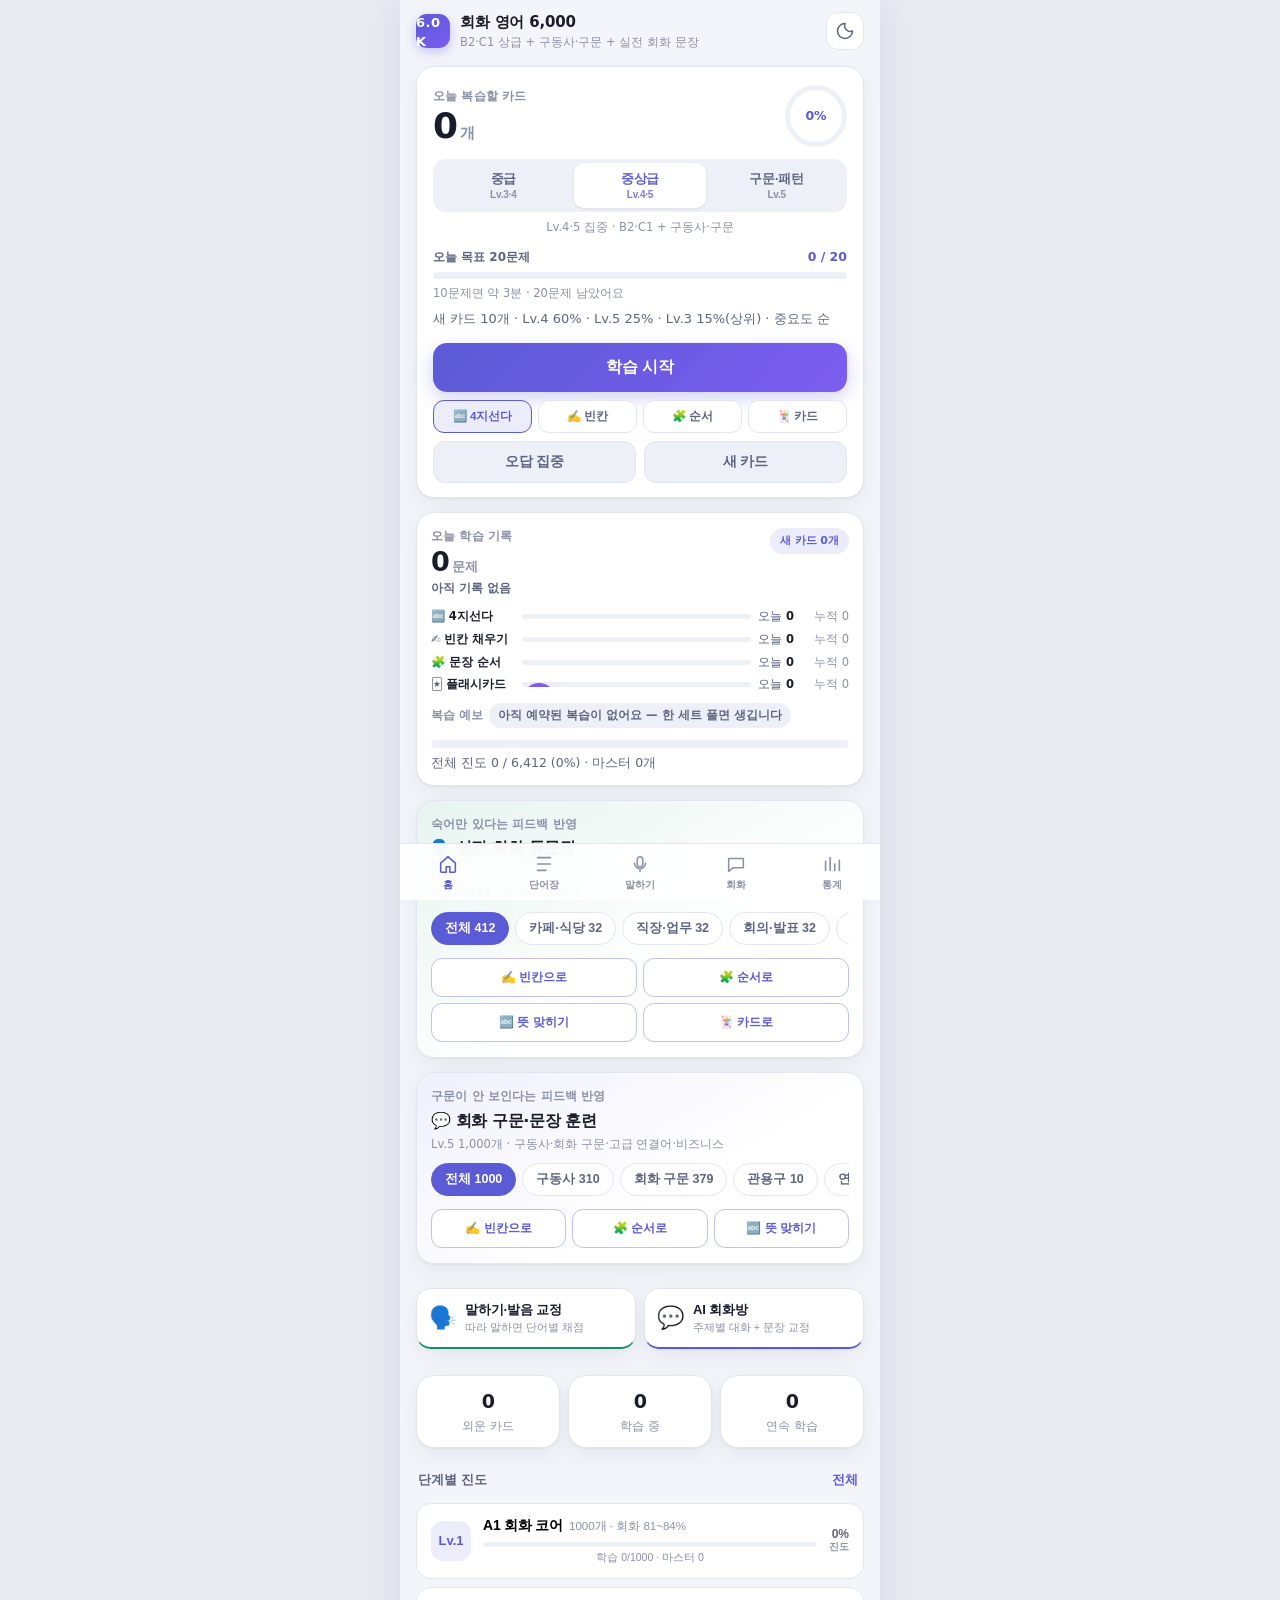
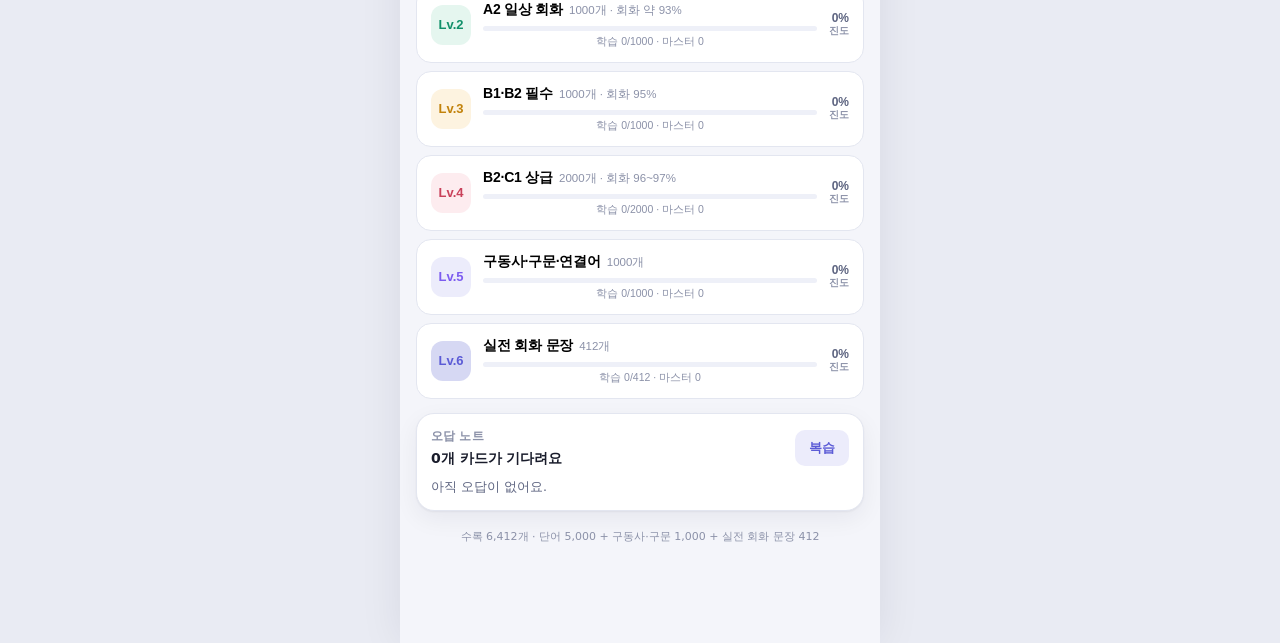
<file: index.html>
<!DOCTYPE html>
<html lang="ko">
<head>
<meta charset="utf-8">
<meta name="viewport" content="width=device-width, initial-scale=1, viewport-fit=cover">
<title>회화 영어 단어장 · 6412 SRS</title>
<meta name="description" content="회화 필수 5,000단어와 구동사·회화 구문 1,000개를 4지선다·빈칸 채우기·문장 순서 맞추기·플래시카드와 간격 반복(SRS)으로 익히는 모바일 PWA.">
<meta name="theme-color" content="#5b5bd6">
<link rel="manifest" href="manifest.json">
<link rel="apple-touch-icon" href="apple-touch-icon.png">
<link rel="icon" href="favicon-32.png" sizes="32x32">
<meta name="apple-mobile-web-app-capable" content="yes">
<meta name="apple-mobile-web-app-status-bar-style" content="default">
<meta name="apple-mobile-web-app-title" content="영단어 6000">
<link rel="stylesheet" href="styles.css?v=4.7.2">
</head>
<body>
<div id="app">
  <header class="topbar">
    <div class="brand">
      <div class="logo">6.0K</div>
      <div class="brand-text">
        <strong>회화 영어 6,000</strong>
        <span id="brandSub">B2·C1 상급 + 구동사·구문 + 실전 회화 문장</span>
      </div>
    </div>
    <button class="icon-btn" id="themeBtn" aria-label="테마 전환" title="라이트/다크">
      <svg viewBox="0 0 24 24" width="20" height="20" aria-hidden="true"><path d="M12 3a9 9 0 1 0 9 9 7 7 0 0 1-9-9Z" fill="none" stroke="currentColor" stroke-width="1.8" stroke-linejoin="round"/></svg>
    </button>
  </header>

  <main>
    <!-- 홈 -->
    <section class="view" id="view-home">
      <div class="card resume" id="resumeCard" hidden>
        <div class="resume-mid">
          <p class="eyebrow">이어서 풀기</p>
          <p id="resumeText">풀던 문제가 남아 있어요.</p>
        </div>
        <div class="resume-acts">
          <button class="primary-btn small" id="resumeBtn">이어서</button>
          <button class="ghost-btn small" id="resumeDrop">접기</button>
        </div>
      </div>

      <div class="hero card">
        <div class="hero-top">
          <div>
            <p class="eyebrow">오늘 복습할 카드</p>
            <p class="hero-num"><span id="dueCount">0</span><span class="unit">개</span></p>
          </div>
          <div class="ring" id="ring"><span id="ringPct">0%</span></div>
        </div>

        <div class="preset" id="presetSeg" role="tablist" aria-label="난이도 프리셋">
          <button class="preset-btn" data-preset="mid" role="tab">중급<span>Lv.3·4</span></button>
          <button class="preset-btn active" data-preset="upper" role="tab">중상급<span>Lv.4·5</span></button>
          <button class="preset-btn" data-preset="pattern" role="tab">구문·패턴<span>Lv.5</span></button>
        </div>
        <p class="preset-desc" id="presetDesc">Lv.4·5 집중 · B2·C1 + 구동사·구문</p>

        <div class="goal" id="goalBox">
          <div class="goal-head">
            <span id="goalLbl">오늘 목표 20문제</span>
            <span id="goalVal">0 / 20</span>
          </div>
          <div class="goal-bar"><i id="goalBar"></i></div>
          <p class="goal-note" id="goalNote"></p>
        </div>

        <p class="hero-sub" id="heroSub">새 카드 10개로 시작해 보세요.</p>
        <button class="primary-btn" id="startBtn">학습 시작</button>
        <div class="mode-pick" id="modePick">
          <button class="mode-chip active" data-mode="quiz">🔤 4지선다</button>
          <button class="mode-chip" data-mode="blank">✍️ 빈칸</button>
          <button class="mode-chip" data-mode="order">🧩 순서</button>
          <button class="mode-chip" data-mode="card">🃏 카드</button>
        </div>
        <div class="hero-actions">
          <button class="ghost-btn" id="startWeakBtn">오답 집중</button>
          <button class="ghost-btn" id="startNewBtn">새 카드</button>
        </div>
      </div>

      <div class="card today" id="todayCard">
        <div class="today-head">
          <div>
            <p class="eyebrow">오늘 학습 기록</p>
            <p class="today-num"><span id="tTodayN">0</span><span class="unit">문제</span></p>
            <p class="today-acc" id="tTodayAcc">아직 기록 없음</p>
          </div>
          <span class="today-new" id="tTodayNew">새 카드 0개</span>
        </div>
        <div class="mode-table-box" id="modeTable"></div>
        <div class="forecast" id="forecast"></div>
        <div class="today-progress"><i id="todayBar"></i></div>
        <p class="muted small today-prog" id="todayProg">전체 진도 0 / 6,412 (0%)</p>
      </div>

      <div class="card drill conv" id="convCard">
        <div class="drill-head">
          <div>
            <p class="eyebrow">숙어만 있다는 피드백 반영</p>
            <h2 class="drill-title">🗣️ 실전 회화 통문장</h2>
            <p class="drill-sub" id="convSub">Lv.6 질문–응답 쌍 · 상황별</p>
            <p class="drill-mine" id="convMine"></p>
          </div>
        </div>
        <div class="chips-scroll drill-tags" id="convTags"></div>
        <div class="drill-actions four">
          <button class="drill-btn conv-btn" data-conv="blank">✍️ 빈칸으로</button>
          <button class="drill-btn conv-btn" data-conv="order">🧩 순서로</button>
          <button class="drill-btn conv-btn" data-conv="quiz">🔤 뜻 맞히기</button>
          <button class="drill-btn conv-btn" data-conv="card">🃏 카드로</button>
        </div>
      </div>

      <div class="card drill" id="drillCard">
        <div class="drill-head">
          <div>
            <p class="eyebrow">구문이 안 보인다는 피드백 반영</p>
            <h2 class="drill-title">💬 회화 구문·문장 훈련</h2>
            <p class="drill-sub" id="drillSub">Lv.5 구동사·패턴 1,000개만 몰아서</p>
          </div>
        </div>
        <div class="chips-scroll drill-tags" id="drillTags"></div>
        <div class="drill-actions">
          <button class="drill-btn" data-drill="blank">✍️ 빈칸으로</button>
          <button class="drill-btn" data-drill="order">🧩 순서로</button>
          <button class="drill-btn" data-drill="quiz">🔤 뜻 맞히기</button>
        </div>
      </div>

      <div class="tool-row">
        <button class="tool-card t-speak" id="goSpeak">
          <span class="tool-ico">🗣️</span>
          <span class="tool-txt"><b>말하기·발음 교정</b><span>따라 말하면 단어별 채점</span></span>
        </button>
        <button class="tool-card t-chat" id="goChat">
          <span class="tool-ico">💬</span>
          <span class="tool-txt"><b>AI 회화방</b><span>주제별 대화 + 문장 교정</span></span>
        </button>
      </div>

      <div class="stat-row">
        <div class="mini card"><b id="mTotal">0</b><span>외운 카드</span></div>
        <div class="mini card"><b id="mLearning">0</b><span>학습 중</span></div>
        <div class="mini card"><b id="mStreak">0</b><span>연속 학습</span></div>
      </div>

      <h2 class="section-title">단계별 진도 <button class="link-btn" data-goto="stats">전체</button></h2>
      <div class="levels" id="levelList"></div>

      <div class="card weak-card" id="weakCard">
        <div class="weak-head">
          <div><p class="eyebrow">오답 노트</p><p class="weak-num"><span id="weakCount">0</span>개 카드가 기다려요</p></div>
          <button class="small-btn" id="weakGo">복습</button>
        </div>
        <div class="weak-chips" id="weakChips"></div>
      </div>

      <p class="foot-note" id="footNote">수록 6,412개 · 단어 5,000 + 구동사·구문 1,000 + 회화 문장 412</p>
    </section>

    <!-- 학습 -->
    <section class="view" id="view-study" hidden>
      <div class="study-bar">
        <button class="icon-btn back" id="studyBack" aria-label="나가기">
          <svg viewBox="0 0 24 24" width="20" height="20"><path d="M15 5l-7 7 7 7" fill="none" stroke="currentColor" stroke-width="2" stroke-linecap="round" stroke-linejoin="round"/></svg>
        </button>
        <div class="progress"><span id="studyProgress"></span></div>
        <span class="counter" id="studyCounter">0/0</span>
        <button class="speed-btn" id="speedBtn" aria-label="듣기 속도 전환">🔊 1.0x</button>
      </div>
      <div class="study-dots-row">
        <div class="study-dots" id="studyDots" aria-hidden="true"></div>
        <span class="recall-pill" id="recallPill" hidden></span>
        <span class="combo" id="comboPill" hidden>🔥 0</span>
      </div>

      <div class="mode-switch" id="modeSwitch">
        <button class="seg active" data-mode="quiz">4지선다</button>
        <button class="seg" data-mode="blank">빈칸</button>
        <button class="seg" data-mode="order">순서</button>
        <button class="seg" data-mode="card">카드</button>
      </div>

      <!-- 4지선다 -->
      <div id="quizBox">
        <div class="quiz-card card" id="quizCard">
          <p class="quiz-tag" id="quizTag">이 단어의 뜻은?</p>
          <p class="srs-pill" id="quizSrs">새 카드</p>
          <div class="quiz-word-row">
            <h3 class="quiz-word" id="quizWord">word</h3>
            <button class="speak" id="quizSpeak" aria-label="발음 듣기">
              <svg viewBox="0 0 24 24" width="20" height="20"><path d="M4 9h3l4-4v14l-4-4H4z" fill="currentColor"/><path d="M16 8.5a5 5 0 0 1 0 7M18.5 6a8 8 0 0 1 0 12" fill="none" stroke="currentColor" stroke-width="1.8" stroke-linecap="round"/></svg>
            </button>
          </div>
          <p class="quiz-phon" id="quizPhon"></p>
          <div class="options" id="quizOptions"></div>
          <div class="ex-say" id="quizExample" hidden>
            <span class="ex-say-lbl">예문 미리 듣기</span>
            <button class="ghost-btn small" id="quizExBtn">🔊 예문</button>
            <button class="ghost-btn small" id="quizExBtnSlow">🐢 0.75x</button>
          </div>
        </div>

        <!-- 빈칸 채우기 -->
        <div class="quiz-card card" id="blankCard" hidden>
          <p class="quiz-tag" id="blankTag">빈칸에 맞는 표현은?</p>
          <p class="srs-pill" id="blankSrs">새 카드</p>
          <p class="blank-sentence" id="blankSentence"></p>
          <p class="blank-ko" id="blankKo"></p>
          <div class="blank-tools">
            <button class="speak" id="blankSpeak" aria-label="문장 듣기">
              <svg viewBox="0 0 24 24" width="20" height="20"><path d="M4 9h3l4-4v14l-4-4H4z" fill="currentColor"/><path d="M16 8.5a5 5 0 0 1 0 7M18.5 6a8 8 0 0 1 0 12" fill="none" stroke="currentColor" stroke-width="1.8" stroke-linecap="round"/></svg>
            </button>
            <span class="blank-hint-note" id="blankNote">보기 4개 중 문맥에 맞는 것</span>
          </div>
          <div class="options" id="blankOptions"></div>
        </div>

        <!-- 문장 순서 -->
        <div class="quiz-card card" id="orderCard" hidden>
          <p class="quiz-tag" id="orderTag">순서대로 타일을 눌러 문장을 만드세요</p>
          <p class="srs-pill" id="orderSrs">새 카드</p>
          <p class="order-ko" id="orderKo"></p>
          <div class="answer-row" id="answerRow"></div>
          <div class="tile-pool" id="tilePool"></div>
          <div class="order-tools">
            <button class="ghost-btn small" id="orderHint">💡 힌트</button>
            <button class="ghost-btn small" id="orderClear">↺ 지우기</button>
            <button class="primary-btn small" id="orderCheck">확인</button>
          </div>
        </div>

        <div class="feedback card" id="feedback" hidden></div>
      </div>

      <!-- 플래시카드 -->
      <div id="cardBox" hidden>
        <button class="speak fc-float" id="fcSpeak" aria-label="발음 듣기">
          <svg viewBox="0 0 24 24" width="20" height="20"><path d="M4 9h3l4-4v14l-4-4H4z" fill="currentColor"/><path d="M16 8.5a5 5 0 0 1 0 7M18.5 6a8 8 0 0 1 0 12" fill="none" stroke="currentColor" stroke-width="1.8" stroke-linecap="round"/></svg>
        </button>
        <button class="speak fc-float slow" id="fcSpeakSlow" aria-label="천천히 듣기">🐢</button>
        <div class="flip card" id="flipCard">
          <div class="flip-inner">
            <div class="flip-face front">
              <p class="pos" id="fcPos"></p>
              <h3 class="fc-word" id="fcWord">word</h3>
              <p class="fc-phon" id="fcPhon"></p>
              <p class="fc-srs" id="fcSrs"></p>
              <p class="hint" id="fcHint">탭해서 뜻 보기</p>
            </div>
            <div class="flip-face back">
              <p class="pos" id="fcPos2"></p>
              <p class="fc-meaning" id="fcMeaning"></p>
              <div class="fc-ex">
                <p class="ex-en" id="fcExEn"></p>
                <p class="ex-ko" id="fcExKo"></p>
                <div class="ex-say compact">
                  <button class="ghost-btn small" id="fcExSpeak">🔊 예문</button>
                  <button class="ghost-btn small" id="fcExSpeakSlow">🐢 0.75x</button>
                </div>
              </div>
              <p class="fc-note" id="fcNote" hidden></p>
            </div>
          </div>
        </div>
        <div class="grade-row" id="gradeRow">
          <button class="grade bad" data-g="0">몰라요</button>
          <button class="grade mid" data-g="1">애매해요</button>
          <button class="grade good" data-g="2">알아요</button>
        </div>
      </div>

      <!-- 세션 결과 -->
      <div class="result card" id="resultBox" hidden>
        <p class="eyebrow">세션 완료</p>
        <p class="result-num"><span id="rCorrect">0</span>/<span id="rTotal">0</span></p>
        <p class="result-sub" id="rSub"></p>
        <p class="result-combo" id="rCombo"></p>
        <p class="r-rhythm" id="rRhythm" hidden></p>
        <p class="r-cap" id="rCap">이번 세트 복기 · 누르면 내 답과 정답</p>
        <div class="r-filter" id="rFilter" hidden>
          <button class="rev-chip on" data-rev="all" aria-pressed="true">전체 <b id="rFilterAll">0</b></button>
          <button class="rev-chip" data-rev="no" aria-pressed="false">틀린 것 <b id="rFilterNo">0</b></button>
        </div>
        <div class="result-list" id="rList"></div>
        <button class="primary-btn" id="rRecall" hidden>오답 회수 1회전</button>
        <button class="ghost-btn wide weak-again" id="rWeak" hidden>틀린 카드만 다시</button>
        <button class="primary-btn" id="rAgain">10문제 더 풀기</button>
        <button class="ghost-btn wide" id="rHome">홈으로</button>
      </div>
    </section>

    <!-- 단어장 -->
    <section class="view" id="view-list" hidden>
      <div class="search-wrap">
        <svg viewBox="0 0 24 24" width="18" height="18" class="search-icon"><circle cx="11" cy="11" r="6.5" fill="none" stroke="currentColor" stroke-width="1.8"/><path d="M16 16l4 4" stroke="currentColor" stroke-width="1.8" stroke-linecap="round"/></svg>
        <input id="searchInput" type="search" placeholder="단어·표현 또는 뜻 검색 (예: take, 퇴근)" autocomplete="off" enterkeyhint="search">
        <button class="clear-btn" id="searchClear" hidden aria-label="지우기">✕</button>
      </div>
      <div class="chips-scroll" id="filters">
        <button class="chip active" data-f="all">전체</button>
        <button class="chip" data-f="l1">Lv.1</button>
        <button class="chip" data-f="l2">Lv.2</button>
        <button class="chip" data-f="l3">Lv.3</button>
        <button class="chip" data-f="l4">Lv.4</button>
        <button class="chip" data-f="l5">Lv.5</button>
        <button class="chip" data-f="l6">Lv.6 회화</button>
        <button class="chip" data-f="star">⭐ 북마크</button>
        <button class="chip" data-f="weak">오답</button>
        <button class="chip" data-f="due">복습 대기</button>
      </div>
      <p class="list-meta" id="listMeta">0개</p>
      <div class="word-list" id="wordList"></div>
      <button class="more-btn" id="moreBtn" hidden>더 보기</button>
    </section>

    <!-- 말하기 · 발음 교정 -->
    <section class="view" id="view-speak" hidden>
      <div class="card speak-setup" id="speakSetup">
        <p class="eyebrow">따라 말하면 채점</p>
        <h2 class="card-title">🗣️ 말하기 · 발음 교정</h2>
        <p class="muted small">제시된 영어를 마이크에 따라 말하면, 브라우저 음성인식이 받아쓴 결과와 원문을 단어별로 비교해 <b class="ok-t">맞게 말한 단어</b>·<b class="bad-t">놓친 단어</b>와 교정 팁을 보여줍니다.</p>
        <div class="seg-full" id="speakType">
          <button class="seg active" data-type="word">단어·구문</button>
          <button class="seg" data-type="sent">통문장</button>
        </div>
        <div class="chips-scroll" id="speakLv">
          <button class="chip active" data-lv="0">내 프리셋</button>
          <button class="chip" data-lv="3">Lv.3</button>
          <button class="chip" data-lv="4">Lv.4</button>
          <button class="chip" data-lv="5">Lv.5 구문</button>
          <button class="chip" data-lv="6">Lv.6 회화</button>
          <button class="chip" data-lv="weak">오답</button>
        </div>
        <p class="speak-note" id="speakNote"></p>
        <button class="primary-btn" id="speakStart">말하기 연습 시작 (10문제)</button>
      </div>

      <div id="speakRun" hidden>
        <div class="study-bar">
          <button class="icon-btn back" id="speakExit" aria-label="나가기">
            <svg viewBox="0 0 24 24" width="20" height="20"><path d="M15 5l-7 7 7 7" fill="none" stroke="currentColor" stroke-width="2" stroke-linecap="round" stroke-linejoin="round"/></svg>
          </button>
          <div class="progress"><span id="speakProg"></span></div>
          <span class="counter" id="speakCounter">0/0</span>
          <button class="speed-btn" id="speakSpeedBtn">🔊 1.0x</button>
        </div>
        <div class="card speak-card">
          <p class="quiz-tag" id="speakTag">따라 말해 보세요</p>
          <p class="speak-target" id="speakTarget"></p>
          <p class="speak-ko" id="speakKo"></p>
          <div class="chk-slot" id="speakChunks"></div>
          <div class="speak-tools">
            <button class="ghost-btn small" id="speakListen">🔊 듣기</button>
            <button class="ghost-btn small" id="speakListenSlow">🐢 0.75x</button>
            <button class="ghost-btn small" id="speakSkip">건너뛰기</button>
          </div>
          <div class="mic-wrap">
            <button class="mic-btn" id="micBtn" aria-label="녹음 시작">
              <svg viewBox="0 0 24 24" width="28" height="28"><path d="M12 4a3 3 0 0 1 3 3v5a3 3 0 0 1-6 0V7a3 3 0 0 1 3-3Z" fill="currentColor"/><path d="M6 11a6 6 0 0 0 12 0M12 17v4m-4 0h8" fill="none" stroke="currentColor" stroke-width="1.8" stroke-linecap="round"/></svg>
            </button>
            <p class="mic-hint" id="micHint">마이크를 눌러 따라 말하세요</p>
            <p class="mic-live" id="micLive"></p>
          </div>
        </div>
        <div class="card speak-result" id="speakResult" hidden>
          <div class="sr-head">
            <p class="sr-score"><span id="srScore">0</span><em>점</em></p>
            <p class="sr-sub" id="srSub"></p>
          </div>
          <div class="sr-words" id="srWords"></div>
          <p class="sr-heard" id="srHeard"></p>
          <div class="sr-tips" id="srTips"></div>
          <div class="sr-acts">
            <button class="ghost-btn" id="srRetry">다시 말하기</button>
            <button class="primary-btn" id="srNext">다음</button>
          </div>
        </div>
      </div>

      <div class="card speak-hist" id="speakHist"></div>
    </section>

    <!-- AI 회화방 -->
    <section class="view" id="view-chat" hidden>
      <div id="chatTopics">
        <div class="card">
          <p class="eyebrow">주제를 고르면 대화가 시작돼요</p>
          <h2 class="card-title">💬 AI 회화방</h2>
          <p class="muted small">내가 말한 문장은 <b>문법·표현 교정</b>과 함께 대화방에 저장됩니다. 서버 없이 내장 교정기로 100% 동작하고, 원하면 Gemini/OpenAI 키를 넣어 실시간 자유 대화로 넓힐 수 있어요.</p>
          <div class="topic-grid" id="topicGrid"></div>
        </div>
        <div class="card">
          <h2 class="card-title">내 문장 기록</h2>
          <p class="muted small" id="chatStats">아직 기록이 없어요.</p>
          <div id="chatFixTrend"></div>
          <div id="chatFixTop"></div>
          <div id="chatHistory"></div>
          <button class="ghost-btn wide" id="chatFixDrill" hidden>🔁 고친 표현으로 10문제</button>
          <button class="ghost-btn wide" id="chatFixSay" hidden>🗣 고친 문장 10개 다시 말하기</button>
        </div>
        <div class="card">
          <h2 class="card-title">실시간 LLM 연결 (선택)</h2>
          <p class="muted small">키는 <b>이 브라우저(localStorage)에만</b> 저장되고 서버로 보내지 않습니다. 공용 기기에서는 쓰지 마세요. Gemini는 브라우저 직접 호출이 되고, OpenAI는 브라우저 정책상 막힐 수 있습니다.</p>
          <div class="setting-row">
            <div><b>제공자</b><span class="muted">API 형식</span></div>
            <div class="seg-mini" id="aiPick">
              <button data-p="gemini" class="active">Gemini</button>
              <button data-p="openai">OpenAI</button>
              <button data-p="none">내장만</button>
            </div>
          </div>
          <label class="ai-key-row"><span>API 키</span>
            <input id="aiKey" type="password" placeholder="AIza… 또는 sk-…" autocomplete="off" enterkeyhint="done">
          </label>
          <label class="ai-key-row"><span>모델</span>
            <input id="aiModel" type="text" placeholder="gemini-2.5-flash" autocomplete="off">
          </label>
          <div class="btn-row">
            <button class="primary-btn small" id="aiSave">키 저장</button>
            <button class="ghost-btn small" id="aiClear">키 삭제</button>
          </div>
          <p class="muted small" id="aiState"></p>
        </div>
      </div>

      <!-- 고친 문장 다시 말하기 (v4.5) -->
      <div id="fixRun" hidden>
        <div class="study-bar">
          <button class="icon-btn back" id="fixExit" aria-label="나가기">
            <svg viewBox="0 0 24 24" width="20" height="20"><path d="M15 5l-7 7 7 7" fill="none" stroke="currentColor" stroke-width="2" stroke-linecap="round" stroke-linejoin="round"/></svg>
          </button>
          <div class="progress"><span id="fixProg"></span></div>
          <span class="counter" id="fixCounter">0/0</span>
        </div>
        <div class="card speak-card">
          <p class="quiz-tag" id="fixTag">고친 곳</p>
          <p class="fix-orig" id="fixOrig"></p>
          <p class="fix-new" id="fixNew"></p>
          <div class="chk-slot" id="fixChunks"></div>
          <div class="speak-tools">
            <button class="ghost-btn small" id="fixListen">🔊 듣기</button>
            <button class="ghost-btn small" id="fixSlow">🐢 0.75x</button>
            <button class="ghost-btn small" id="fixShadow">🎤 따라 말하기</button>
          </div>
          <p class="fix-note" id="fixNote" hidden></p>
        </div>
        <div class="btn-row">
          <button class="primary-btn" id="fixNext">다음 문장</button>
        </div>
        <p class="fix-tip">고친 문장을 그대로 다시 말해 보세요. 말하기 점수는 이 화면에서만 보이고 저장되지 않아요.</p>
      </div>

      <div id="chatRoom" hidden>
        <div class="chat-bar">
          <button class="icon-btn back" id="chatBack" aria-label="나가기">
            <svg viewBox="0 0 24 24" width="20" height="20"><path d="M15 5l-7 7 7 7" fill="none" stroke="currentColor" stroke-width="2" stroke-linecap="round" stroke-linejoin="round"/></svg>
          </button>
          <div class="chat-title"><b id="chatTopicName">AI 회화방</b><span id="chatTopicSub"></span></div>
          <button class="ghost-btn small" id="chatReset">처음부터</button>
        </div>
        <div class="chat-log" id="chatLog"></div>
        <div class="chat-suggest" id="chatSuggest"></div>
        <div class="chat-input">
          <button class="mic-mini" id="chatMic" aria-label="말해서 입력">🎤</button>
          <input id="chatText" type="text" placeholder="영어로 말해 보세요 (한국어도 교정돼요)" autocomplete="off" enterkeyhint="send">
          <button class="send-btn" id="chatSend">↑</button>
        </div>
        <p class="chat-note" id="chatNote">Enter로 전송 · 마이크로 말하면 자동 입력</p>
      </div>
    </section>

    <!-- 통계/설정 -->
    <section class="view" id="view-stats" hidden>
      <div class="card">
        <h2 class="card-title">전체 진도</h2>
        <div class="big-progress"><span id="totalBar"></span></div>
        <p class="muted" id="totalText">0 / 0</p>
        <div class="week" id="weekChart"></div>
      </div>

      <div class="card">
        <h2 class="card-title">학습 모드별 기록</h2>
        <p class="muted small" id="statsToday">오늘 기록이 아직 없어요.</p>
        <div id="statsModes"></div>
      </div>

      <div class="card">
        <h2 class="card-title">단계별 진도 · 마스터율</h2>
        <div id="statsLevels"></div>
      </div>

      <div class="card">
        <h2 class="card-title">학습 설정</h2>
        <div class="setting-row">
          <div><b>난이도 프리셋</b><span class="muted">새 카드를 뽑는 범위</span></div>
          <div class="seg-mini" id="presetPick">
            <button data-preset="mid">중급</button>
            <button data-preset="upper" class="active">중상급</button>
            <button data-preset="pattern">구문</button>
          </div>
        </div>
        <div class="setting-row">
          <div><b>하루 새 카드</b><span class="muted">처음 보는 카드 개수</span></div>
          <div class="seg-mini" id="newPick">
            <button data-n="5">5</button>
            <button data-n="10" class="active">10</button>
            <button data-n="15">15</button>
          </div>
        </div>
        <div class="setting-row">
          <div><b>출제 순서</b><span class="muted">새 카드·드릴을 고르는 순서</span></div>
          <div class="seg-mini" id="orderPick">
            <button data-order="imp" class="active">중요도 순</button>
            <button data-order="random">랜덤</button>
          </div>
        </div>
        <div class="setting-row">
          <div><b>퀴즈 방식</b><span class="muted">학습 시작 때 기본으로</span></div>
          <div class="seg-mini" id="modePick2">
            <button data-mode="quiz" class="active">4지선다</button>
            <button data-mode="blank">빈칸</button>
            <button data-mode="order">순서</button>
            <button data-mode="card">카드</button>
          </div>
        </div>
        <div class="setting-row">
          <div><b>퀴즈 방향</b><span class="muted">4지선다 문제 방식</span></div>
          <div class="seg-mini" id="dirPick">
            <button data-dir="w2m" class="active">단어→뜻</button>
            <button data-dir="m2w">뜻→단어</button>
          </div>
        </div>
        <div class="setting-row">
          <div><b>듣기 속도</b><span class="muted">발음 재생 속도</span></div>
          <div class="seg-mini" id="speedPick">
            <button data-speed="1" class="active">🔊 보통</button>
            <button data-speed="0.75">🐢 천천히</button>
          </div>
        </div>
        <div class="setting-row">
          <div><b>카드 자동 발음</b><span class="muted">문제가 뜨면 발음을 바로 들려줍니다</span></div>
          <button class="toggle" id="autoSayToggle" role="switch" aria-checked="false" aria-label="카드 자동 발음"><i></i></button>
        </div>
        <div class="setting-row">
          <div><b>기본 단계</b><span class="muted">프리셋 대신 한 단계만</span></div>
          <select id="levelPick" class="select">
            <option value="0">프리셋 사용</option>
            <option value="1">Lv.1 A1 회화 코어</option>
            <option value="2">Lv.2 A2 일상 회화</option>
            <option value="3">Lv.3 B1·B2 필수</option>
            <option value="4">Lv.4 B2·C1 상급</option>
            <option value="5">Lv.5 구동사·구문</option>
            <option value="6">Lv.6 실전 회화 문장</option>
          </select>
        </div>
        <div class="setting-row">
          <div><b>초급 Lv.1·2 포함</b><span class="muted">끄면 왕기초는 건너뜁니다</span></div>
          <button class="toggle" id="basicToggle" role="switch" aria-checked="false" aria-label="초급 Lv.1·2 포함"><i></i></button>
        </div>
        <p class="mix-note" id="mixNote">중상급 · Lv.4 60% · Lv.5 25% · Lv.3 상위 15%</p>
      </div>

      <div class="card">
        <h2 class="card-title">백업 · 복원</h2>
        <p class="muted small">학습 기록은 이 기기 브라우저에 저장됩니다. 기기를 바꾸면 아래 파일로 옮기세요.</p>
        <div class="btn-row">
          <button class="ghost-btn" id="exportBtn">JSON 내보내기</button>
          <button class="ghost-btn" id="importBtn">불러오기</button>
          <input type="file" id="importFile" accept="application/json,.json" hidden>
        </div>
        <button class="danger-btn" id="resetBtn">학습 기록 초기화</button>
      </div>

      <div class="card about">
        <h2 class="card-title">수록 기준 · 어휘 사다리</h2>
        <div class="basis-body" id="aboutList"></div>
        <p class="muted small" id="aboutFoot"></p>
      </div>
      <p class="foot-note">만든 사람 · 신범수님의 Pickle</p>
    </section>
  </main>

  <nav class="tabbar" id="tabbar">
    <button class="tab active" data-tab="home">
      <svg viewBox="0 0 24 24" width="22" height="22"><path d="M4 11l8-7 8 7v9a1 1 0 0 1-1 1h-5v-6H10v6H5a1 1 0 0 1-1-1z" fill="none" stroke="currentColor" stroke-width="1.7" stroke-linejoin="round"/></svg>
      <span>홈</span>
    </button>
    <button class="tab" data-tab="list">
      <svg viewBox="0 0 24 24" width="22" height="22"><path d="M5 5h14M5 12h14M5 19h9" stroke="currentColor" stroke-width="1.8" stroke-linecap="round"/></svg>
      <span>단어장</span>
    </button>
    <button class="tab" data-tab="speak">
      <svg viewBox="0 0 24 24" width="22" height="22"><path d="M12 4a3 3 0 0 1 3 3v5a3 3 0 0 1-6 0V7a3 3 0 0 1 3-3Z" fill="none" stroke="currentColor" stroke-width="1.7"/><path d="M6 11a6 6 0 0 0 12 0M12 17v3" fill="none" stroke="currentColor" stroke-width="1.7" stroke-linecap="round"/></svg>
      <span>말하기</span>
    </button>
    <button class="tab" data-tab="chat">
      <svg viewBox="0 0 24 24" width="22" height="22"><path d="M4 6h16v10H9l-5 4V6Z" fill="none" stroke="currentColor" stroke-width="1.7" stroke-linejoin="round"/></svg>
      <span>회화</span>
    </button>
    <button class="tab" data-tab="stats">
      <svg viewBox="0 0 24 24" width="22" height="22"><path d="M5 19V9m5 10V5m5 14v-7m5 7V8" stroke="currentColor" stroke-width="1.8" stroke-linecap="round"/></svg>
      <span>통계</span>
    </button>
  </nav>

  <div class="sheet-backdrop" id="sheetBackdrop" hidden></div>
  <div class="sheet" id="sheet" hidden>
    <div class="sheet-grip"></div>
    <div id="sheetBody"></div>
  </div>
  <div class="toast" id="toast" hidden></div>
</div>

<script src="data/lv1.js"></script>
<script src="data/lv5.js"></script>
<script src="data/meta.js"></script>
<script src="app.js?v=4.7.2"></script>
<script>
  // 나머지 레벨은 첫 화면 이후에 받아 둔다 (초기 로딩 1초 유지)
  addEventListener('load', function () {
    setTimeout(function () {
      ['data/lv2.js', 'data/lv3.js', 'data/lv4.js', 'data/lv6.js'].forEach(function (src) {
        var s = document.createElement('script');
        s.src = src; s.async = true;
        s.onload = function () { if (window.__afterData) window.__afterData(); };
        document.head.appendChild(s);
      });
    }, 60);
  });
  if ('serviceWorker' in navigator && !/[?&]qa=1/.test(location.search)) {
    addEventListener('load', function () { navigator.serviceWorker.register('sw.js').catch(function () {}); });
  }
</script>
</body>
</html>
</file>
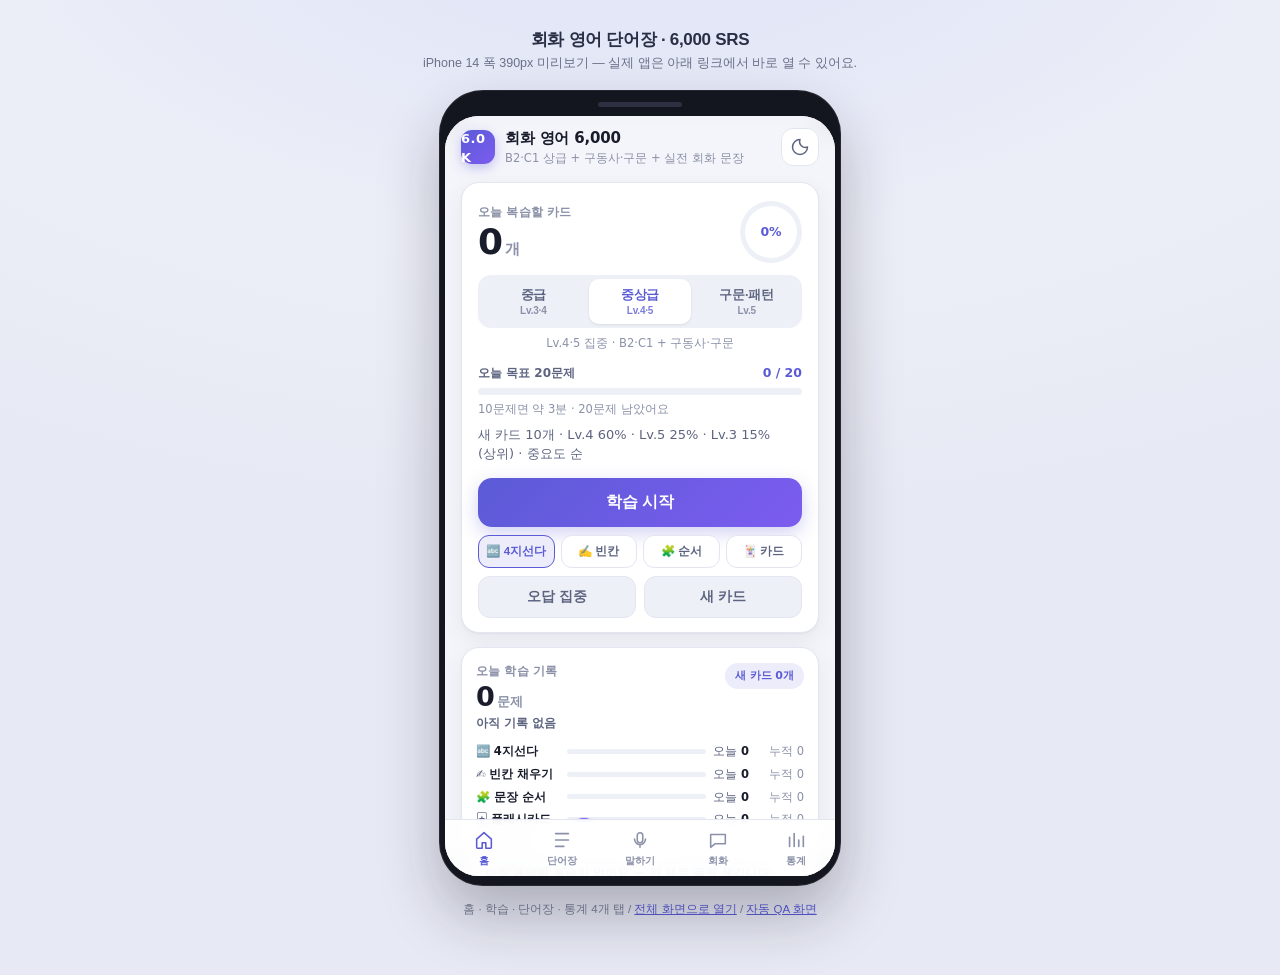
<file: preview.html>
<!DOCTYPE html>
<html lang="ko">
<head>
<meta charset="utf-8">
<title>미리보기 · 회화 영어 6,000</title>
<meta name="viewport" content="width=device-width, initial-scale=1">
<style>
  :root { color-scheme: light; }
  * { box-sizing: border-box; }
  body { margin: 0; min-height: 100vh; background: radial-gradient(1200px 600px at 50% -10%, #dfe3f7, #eceef7 60%, #e7e9f4);
         font-family: -apple-system, "Apple SD Gothic Neo", "Pretendard", sans-serif; display: flex; flex-direction: column;
         align-items: center; justify-content: flex-start; padding: 28px 16px 40px; color: #2a2f45; }
  h1 { font-size: 17px; margin: 0 0 4px; letter-spacing: -.3px; }
  p { margin: 0 0 18px; font-size: 12.5px; color: #6b7189; }
  .phone { width: 402px; padding: 26px 6px 10px; background: #14161f; border-radius: 44px;
           box-shadow: 0 30px 60px rgba(20, 22, 35, .28), inset 0 0 0 1px rgba(255,255,255,.08);
           position: relative; }
  .phone::before { content: ""; position: absolute; top: 12px; left: 50%; transform: translateX(-50%);
                   width: 84px; height: 5px; border-radius: 99px; background: #2c3040; }
  .screen { width: 390px; height: 760px; border: 0; border-radius: 34px; display: block; background: #fff; overflow: hidden; }
  .note { margin-top: 16px; font-size: 11.5px; color: #7b8197; text-align: center; }
  a { color: #5b5bd6; }
</style>
</head>
<body>
  <h1>회화 영어 단어장 · 6,000 SRS</h1>
  <p>iPhone 14 폭 390px 미리보기 — 실제 앱은 아래 링크에서 바로 열 수 있어요.</p>
  <div class="phone"><iframe class="screen" src="index.html" title="앱 미리보기"></iframe></div>
  <p class="note">홈 · 학습 · 단어장 · 통계 4개 탭 / <a href="index.html">전체 화면으로 열기</a> / <a href="qa.html">자동 QA 화면</a></p>
</body>
</html>
</file>
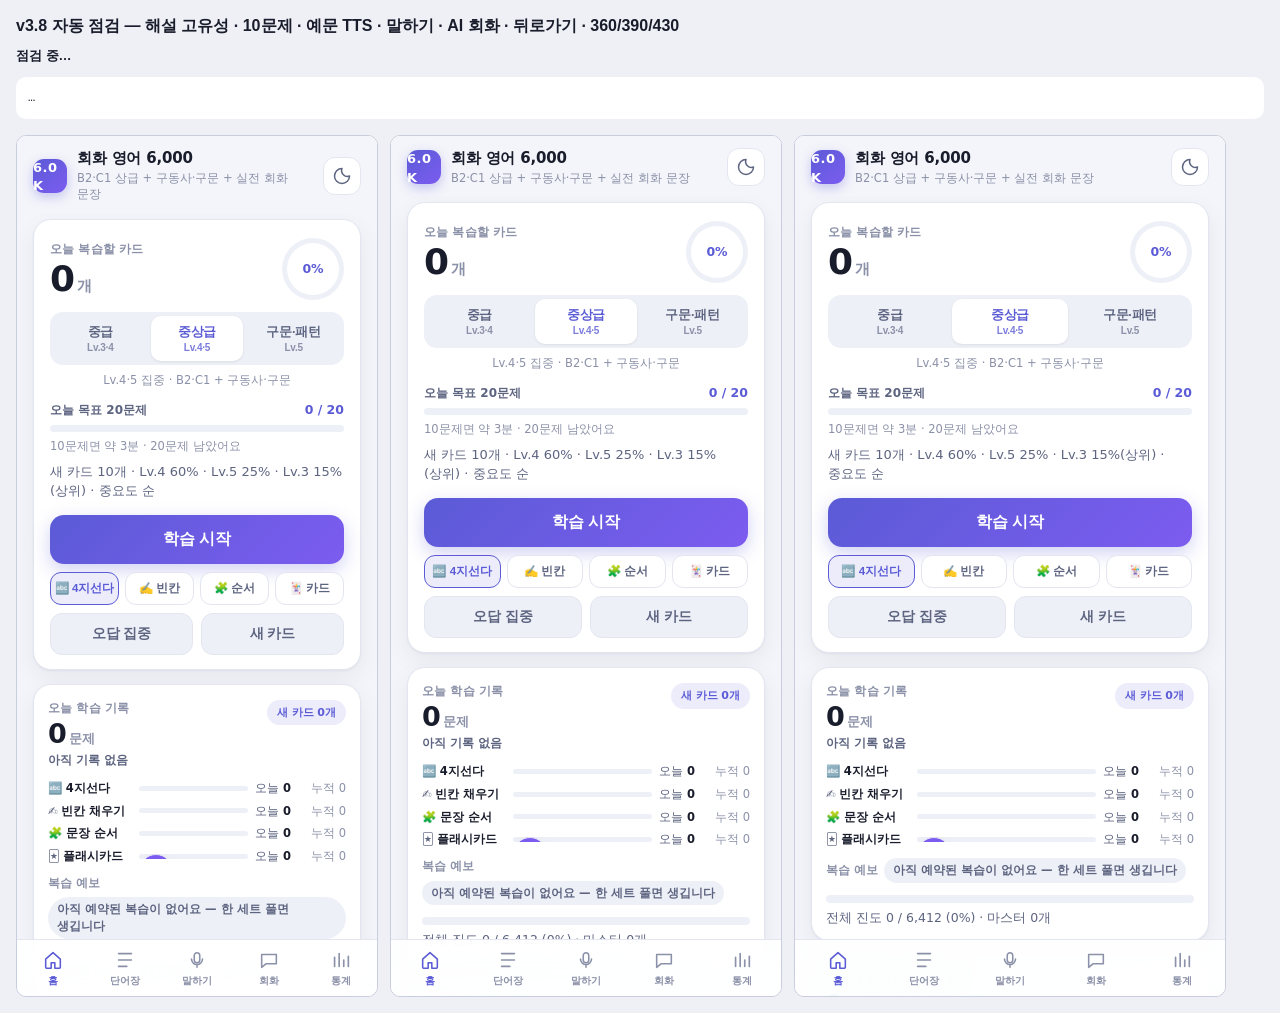
<file: qa.html>
<!DOCTYPE html>
<html lang="ko">
<head>
<meta charset="utf-8">
<title>QA · 회화 영어 6,000 v3.8</title>
<meta name="viewport" content="width=device-width, initial-scale=1">
<style>
  body { font-family: -apple-system, "Apple SD Gothic Neo", sans-serif; margin: 0; padding: 16px; background: #eef0f6; color: #191c2b; }
  h1 { font-size: 16px; margin: 0 0 10px; }
  #sum { font-size: 13px; font-weight: 700; margin-bottom: 10px; }
  #out { font-size: 12px; line-height: 1.5; background: #fff; border-radius: 10px; padding: 12px; margin-bottom: 16px; white-space: pre-wrap; font-family: ui-monospace, monospace; }
  .ok { color: #0a7d54; font-weight: 700; }
  .bad { color: #c9415a; font-weight: 700; }
  .frames { display: flex; gap: 12px; align-items: flex-start; overflow-x: auto; }
  iframe { border: 1px solid #c9cede; border-radius: 10px; background: #fff; flex: 0 0 auto; }
</style>
</head>
<body>
<h1>v3.8 자동 점검 — 해설 고유성 · 10문제 · 예문 TTS · 말하기 · AI 회화 · 뒤로가기 · 360/390/430</h1>
<div id="sum">점검 중…</div>
<pre id="out">…</pre>
<div class="frames" id="frames"></div>
<script>
const WIDTHS = [360, 390, 430];
const out = document.getElementById('out');
const sum = document.getElementById('sum');
const checks = [];
const errors = [];
const sleep = ms => new Promise(r => setTimeout(r, ms));

function rec(w, name, ok, detail) { checks.push({ w, name, ok: !!ok, detail: detail || '' }); }

function mkFrame(w) {
  const f = document.createElement('iframe');
  f.width = w; f.height = 860;
  f.src = 'index.html?qa=1';
  f.dataset.w = w;
  document.getElementById('frames').appendChild(f);
  return f;
}

function scrollableAncestor(el, doc) {
  let p = el.parentElement;
  while (p && p !== doc.body) {
    const ox = getComputedStyle(p).overflowX;
    if (ox === 'auto' || ox === 'scroll') return true;
    p = p.parentElement;
  }
  return false;
}

function checkOverflow(doc) {
  const vw = doc.documentElement.clientWidth;
  const bad = [];
  doc.querySelectorAll('body *').forEach(el => {
    if (el.closest('[hidden]')) return;
    const r = el.getBoundingClientRect();
    if (r.width === 0 && r.height === 0) return;
    if (r.right > vw + 1 || r.left < -1) {
      if (scrollableAncestor(el, doc)) return;
      bad.push((el.id ? '#' + el.id : '.' + (el.className || el.tagName)) + ' [' + Math.round(r.left) + '..' + Math.round(r.right) + ']');
    }
  });
  return { vw, scroll: doc.documentElement.scrollWidth, bad: bad.slice(0, 5), badCount: bad.length };
}

function assertOverflow(doc, w, label) {
  const r = checkOverflow(doc);
  rec(w, 'overflow:' + label, r.badCount === 0 && r.scroll <= r.vw + 1,
    'scrollW=' + r.scroll + ' vw=' + r.vw + (r.badCount ? ' · ' + r.bad.join(', ') : ''));
}

async function run() {
  const frames = WIDTHS.map(mkFrame);
  await sleep(3600);

  for (let i = 0; i < frames.length; i++) {
    const f = frames[i];
    const w = WIDTHS[i];
    const doc = f.contentDocument;
    const win = f.contentWindow;
    if (!doc) { rec(w, 'iframe', false, '접근 불가'); continue; }
    win.addEventListener('error', e => errors.push(w + 'px: ' + e.message));
    win.addEventListener('unhandledrejection', e => errors.push(w + 'px: reject ' + (e.reason && e.reason.message || e.reason)));
    const q = sel => doc.querySelector(sel);
    const qa = () => win.__QA && win.__QA.state();
    win.confirm = () => true;

    try {
      /* ---------- 홈 ---------- */
      assertOverflow(doc, w, 'home');
      rec(w, 'data:6,412개', !!q('#footNote') && q('#footNote').textContent.indexOf('6,412') > -1, q('#footNote') ? q('#footNote').textContent : '');
      rec(w, 'levels:6단계', doc.querySelectorAll('#levelList .level-row').length === 6, 'rows=' + doc.querySelectorAll('#levelList .level-row').length);
      rec(w, 'tab:5개', doc.querySelectorAll('.tabbar .tab').length === 5, 'tabs=' + doc.querySelectorAll('.tabbar .tab').length);
      rec(w, 'home:도구 카드', !!q('#goSpeak') && !!q('#goChat'), 'speak/chat');
      const ss = qa() && win.__QA.setSize();
      rec(w, '세트 크기:10', ss === 10, 'SET_SIZE=' + ss);
      rec(w, '새 카드 기본 10', qa() && qa().store.settings.newPerDay === 10, 'newPerDay=' + (qa() && qa().store.settings.newPerDay));
      const noHigh = qa() && ![20, 30, 50, 100].includes(qa().store.settings.newPerDay);
      rec(w, '20개 이상 옵션 없음', noHigh && doc.querySelectorAll('#newPick button[data-n="20"],#newPick button[data-n="30"]').length === 0,
        'newPick=' + Array.from(doc.querySelectorAll('#newPick button')).map(b => b.dataset.n).join('/'));

      /* ---------- 해설 전수 고유성 ---------- */
      if (w === 390) {
        const e5 = win.__QA.explainAll(5);
        const e6 = win.__QA.explainAll(6);
        rec(w, '해설 Lv.5:1000건 전수 고유', e5.n === 1000 && e5.uniq === 1000 && e5.dups.length === 0, 'n=' + e5.n + ' uniq=' + e5.uniq + ' dups=' + e5.dups.join(','));
        rec(w, '해설 Lv.6:412건 전수 고유', e6.n === 412 && e6.uniq === 412 && e6.dups.length === 0, 'n=' + e6.n + ' uniq=' + e6.uniq + ' dups=' + e6.dups.join(','));
        const all = win.__QA.explainAll(0);
        const shortX = all.sample && all.sample.every(x => x.x && x.x.length > 20);
        rec(w, '해설:의미·문법·상황 포함', shortX && /뜻|의미|동사|입자|=/.test(all.sample[0].x), all.sample[0].x.slice(0, 80));

        /* ---------- 내장 교정기 ---------- */
        const c1 = win.__QA.correct('I very like this cafe. Yesterday I go here.');
        rec(w, '교정:very+동사', c1.corrected.indexOf('really like') > -1, c1.corrected);
        rec(w, '교정:과거시제', /went/.test(c1.corrected), c1.corrected);
        rec(w, '교정:이유 설명', c1.notes.length >= 2 && c1.notes.every(n => n.why), c1.notes.map(n => n.from + '→' + n.to).join(','));
        const c2 = win.__QA.correct('I want a coffee');
        rec(w, '교정:자연스러운 대안', c2.natural.indexOf('Could I get') > -1, c2.natural);
        const c3 = win.__QA.correct('I go to school yesterday and eat lunch');
        rec(w, '교정:과거 동사 1개만', (c3.corrected.match(/went|ate/g) || []).length === 1, c3.corrected);

        /* ---------- 발음 정렬 ---------- */
        const a1 = win.__QA.align('Can I get a large iced Americano to go?', 'can i get a large ice american to go');
        rec(w, '발음:단어 정렬', a1.items.length === 9 && a1.ok >= 5, a1.items.map(x => x.word + ':' + x.state).join(' '));
        rec(w, '발음:점수 0~100', a1.score > 0 && a1.score < 100, 'score=' + a1.score);
        const a2 = win.__QA.align('nice to meet you', 'nice to meet you');
        rec(w, '발음:완전 일치 100점', a2.score === 100, 'score=' + a2.score);
        const a3 = win.__QA.align('think this through', 'sink dis true');
        rec(w, '발음:비슷한 단어 표시', a3.items.some(x => x.state === 'near'), a3.items.map(x => x.word + ':' + x.state).join(' '));
      }

      /* ---------- 10문제 세트 (프리셋별) ---------- */
      if (w === 390) {
        for (const p of ['mid', 'upper', 'pattern']) {
          doc.querySelector('#presetSeg .preset-btn[data-preset="' + p + '"]').click();
          await sleep(120);
          q('#modePick .mode-chip[data-mode="quiz"]').click();
          await sleep(80);
          q('#startBtn').click();
          await sleep(320);
          const st0 = qa();
          const qlen = st0 && st0.S ? st0.S.queue.length : -1;
          const lvs = st0 && st0.S ? Array.from(new Set(st0.S.queue.map(x => x.c._lv))).sort() : [];
          rec(w, '프리셋 ' + p + ':10문제', qlen === 10, 'queue=' + qlen + ' lv=' + lvs.join(','));
          rec(w, '프리셋 ' + p + ':10 이하', qlen <= 10, 'queue=' + qlen);
          q('#studyBack').click();
          await sleep(200);
        }
        doc.querySelector('#presetSeg .preset-btn[data-preset="upper"]').click();
        await sleep(120);
      }

      /* ---------- 속도 토글 ---------- */
      q('#speedBtn').click();
      await sleep(100);
      rec(w, 'speed:0.75x', q('#speedBtn').textContent.indexOf('0.75x') > -1 && Number(qa().speed) === 0.75, q('#speedBtn').textContent);
      q('#speedBtn').click();
      await sleep(100);
      rec(w, 'speed:1.0x', q('#speedBtn').textContent.indexOf('1.0x') > -1, q('#speedBtn').textContent);

      /* ---------- 구문 드릴 · 빈칸 ---------- */
      const tagChip = Array.from(doc.querySelectorAll('#drillTags .chip')).filter(c => c.textContent.indexOf('연결·논리') === 0)[0];
      if (tagChip) tagChip.click();
      await sleep(140);
      q('.drill-btn[data-drill="blank"]').click();
      await sleep(380);
      const st1 = qa();
      rec(w, 'blank:카드 표시', !q('#blankCard').hidden && q('#blankSentence').textContent.indexOf('____') > -1,
        q('#blankSentence').textContent.slice(0, 50));
      rec(w, 'blank:보기 4개', doc.querySelectorAll('#blankOptions .opt').length === 4, 'opts=' + doc.querySelectorAll('#blankOptions .opt').length);
      assertOverflow(doc, w, 'study-blank');

      const cur = st1 && st1.S ? st1.S.queue[st1.S.i].c : null;
      const opts = Array.from(doc.querySelectorAll('#blankOptions .opt'));
      const wrongBtn = opts.filter(b => !cur || b.dataset.val.toLowerCase() !== cur.w.toLowerCase())[0] || opts[0];
      if (wrongBtn) wrongBtn.click();
      await sleep(220);
      const fb1 = q('#feedback');
      rec(w, 'blank:오답 피드백', fb1 && !fb1.hidden && !!q('.fb-nuance') && q('.fb-nuance').textContent.length > 15,
        q('.fb-nuance') ? q('.fb-nuance').textContent.slice(0, 60) : 'no nuance');
      /* 보기별 뜻 */
      const olis = doc.querySelectorAll('#feedback .fb-opts li');
      const olNotes = Array.from(olis).filter(li => li.querySelector('.ol-n') && li.querySelector('.ol-n').textContent.trim().length > 0).length;
      rec(w, '해설:보기별 뜻 4개', olis.length === 4 && olNotes >= 4, 'items=' + olis.length + ' notes=' + olNotes);
      rec(w, '해설:정답 보기 표시', doc.querySelectorAll('#feedback .fb-opts li.right').length === 1, 'right=' + doc.querySelectorAll('#feedback .fb-opts li.right').length);
      rec(w, '해설:문제별 맞춤', !!q('#feedback .fb-exp') && q('#feedback .fb-x').textContent.length > 30, q('#feedback .fb-x') ? q('#feedback .fb-x').textContent.slice(0, 70) : 'none');
      rec(w, '예문 듣기:해설 버튼', !!q('#fbSay') && !!q('#fbSaySlow'), 'fbSay=' + !!q('#fbSay'));
      const st2 = qa();
      const recAfter = st2 && cur ? st2.store.cards[cur.w.toLowerCase()] : null;
      const gap = recAfter ? recAfter.due - Date.now() : -1;
      rec(w, 'SRS:오답 10분', !!recAfter && recAfter.st === 0 && gap > 550000 && gap < 650000, 'due in ' + Math.round(gap / 1000) + 's');
      /* 즉시 저장 + 이어 풀기 */
      const sess = win.__QA.session();
      rec(w, '중도 기록:세션 저장', !!sess && sess.i >= 1 && sess.words.length <= 10, sess ? 'i=' + sess.i + ' n=' + sess.words.length : 'none');
      rec(w, '중도 기록:10문제 유지', !!sess && sess.words.length === 10, sess ? 'n=' + sess.words.length : 'none');
      rec(w, '중도 기록:오늘 카운트 즉시', st2.store.stats[Object.keys(st2.store.stats)[0]].n >= 1,
        'today n=' + st2.store.stats[Object.keys(st2.store.stats)[0]].n);
      assertOverflow(doc, w, 'study-blank-feedback');

      /* ---------- 문장 순서 ---------- */
      q('#studyBack').click();
      await sleep(220);
      q('#modePick .mode-chip[data-mode="order"]').click();
      await sleep(90);
      q('#startBtn').click();
      await sleep(360);
      rec(w, 'order:카드 표시', !q('#orderCard').hidden && doc.querySelectorAll('#tilePool .tile').length > 0,
        'tiles=' + doc.querySelectorAll('#tilePool .tile').length);
      assertOverflow(doc, w, 'study-order');
      q('#studyBack').click();
      await sleep(220);

      /* ---------- 4지선다: 예문 버튼 · 정답 해설 ---------- */
      q('#modePick .mode-chip[data-mode="quiz"]').click();
      await sleep(90);
      q('#startBtn').click();
      await sleep(360);
      rec(w, 'quiz:예문 듣기 버튼', !q('#quizExample').hidden && !!q('#quizExBtn') && !!q('#quizExBtnSlow'), 'visible=' + !q('#quizExample').hidden);
      const st3 = qa();
      const cur3 = st3 && st3.S ? st3.S.queue[st3.S.i].c : null;
      const opts3 = Array.from(doc.querySelectorAll('#quizOptions .opt'));
      const rightBtn = opts3.filter(b => cur3 && b.dataset.val === cur3.m)[0];
      if (rightBtn) rightBtn.click();
      await sleep(200);
      const r3 = qa() && cur3 ? qa().store.cards[cur3.w.toLowerCase()] : null;
      const g3 = r3 ? r3.due - Date.now() : -1;
      rec(w, 'SRS:정답 1일', !!r3 && r3.st === 1 && g3 > 86000000 && g3 < 87000000, 'due in ' + Math.round(g3 / 3600000) + 'h');
      rec(w, 'quiz:정답 피드백', !q('#feedback').hidden && q('.fb-title').classList.contains('ok'), q('#feedback').textContent.slice(0, 30));
      rec(w, 'quiz:보기 뜻 4개', doc.querySelectorAll('#feedback .fb-opts li').length === 4, 'items=' + doc.querySelectorAll('#feedback .fb-opts li').length);

      /* ---------- 모드별 기록 ---------- */
      const ms1 = win.__QA.modeStats();
      rec(w, '기록:모드별(4지선다)', ms1.quiz.today >= 1 && ms1.quiz.todayOk >= 1, 'quiz today=' + ms1.quiz.today);
      const pr1 = win.__QA.progress();
      rec(w, '기록:학습 진도 상승', pr1.studied >= 1, 'studied=' + pr1.studied);
      q('#studyBack').click();
      await sleep(240);
      rec(w, '홈:오늘 학습 표시', +q('#tTodayN').textContent >= 1, 'todayN=' + q('#tTodayN').textContent);

      /* ---------- 카드(플래시카드) 예문 TTS ---------- */
      q('#modePick .mode-chip[data-mode="card"]').click();
      await sleep(90);
      q('#startBtn').click();
      await sleep(340);
      q('#flipCard').click();
      await sleep(420);
      rec(w, 'card:뒤집기', q('#flipCard').classList.contains('flipped'), 'flipped=' + q('#flipCard').classList.contains('flipped'));
      rec(w, 'card:예문 듣기 버튼', !!q('#fcExSpeak') && !!q('#fcExSpeakSlow') && !q('#fcExSpeak').hidden, 'hidden=' + (q('#fcExSpeak') && q('#fcExSpeak').hidden));
      assertOverflow(doc, w, 'study-card');
      q('#gradeRow .grade.good').click();
      await sleep(260);
      q('#studyBack').click();
      await sleep(240);

      /* ---------- Lv.6 회화 통문장 ---------- */
      const convChip = Array.from(doc.querySelectorAll('#convTags .chip')).filter(c => c.textContent.indexOf('카페·식당') === 0)[0];
      if (convChip) convChip.click();
      await sleep(140);
      q('.conv-btn[data-conv="blank"]').click();
      await sleep(380);
      const stC = qa();
      rec(w, 'conv:빈칸 카드', !q('#blankCard').hidden && q('#blankSentence').textContent.indexOf('____') > -1,
        q('#blankSentence').textContent.slice(0, 60));
      rec(w, 'conv:10문제', stC && stC.S.queue.length === 10, 'queue=' + (stC && stC.S.queue.length));
      rec(w, 'conv:보기 4개', doc.querySelectorAll('#blankOptions .opt').length === 4, 'opts=' + doc.querySelectorAll('#blankOptions .opt').length);
      const curC = stC && stC.S ? stC.S.queue[stC.S.i].c : null;
      const optsC = Array.from(doc.querySelectorAll('#blankOptions .opt'));
      const wrongC = optsC.filter(b => curC && b.dataset.val.toLowerCase() !== curC.b.toLowerCase())[0];
      if (wrongC) wrongC.click();
      await sleep(240);
      rec(w, 'conv:오답 선지 뜻', doc.querySelectorAll('#feedback .fb-opts li').length === 4 &&
        Array.from(doc.querySelectorAll('#feedback .fb-opts .ol-n')).every(n => n.textContent.trim()), 'ol=' + doc.querySelectorAll('#feedback .fb-opts .ol-n').length);
      rec(w, 'conv:해설', !!q('#feedback .fb-x') && q('#feedback .fb-x').textContent.length > 40, q('#feedback .fb-x') ? q('#feedback .fb-x').textContent.slice(0, 70) : '');
      assertOverflow(doc, w, 'study-conv-feedback');
      q('#studyBack').click();
      await sleep(220);

      /* ---------- 말하기 모드 ---------- */
      const tabSpeak = doc.querySelector('.tab[data-tab="speak"]');
      tabSpeak.click();
      await sleep(220);
      assertOverflow(doc, w, 'speak-setup');
      doc.querySelector('#speakLv .chip[data-lv="6"]').click();
      await sleep(80);
      doc.querySelector('#speakType .seg[data-type="sent"]').click();
      await sleep(80);
      q('#speakStart').click();
      await sleep(360);
      const sp = win.__QA.speakState();
      rec(w, '말하기:10문제 시작', !!sp && sp.n === 10, sp ? 'n=' + sp.n : 'none');
      rec(w, '말하기:문장 제시', !!sp && sp.target.length > 6, sp ? sp.target : '');
      rec(w, '말하기:탭바 숨김', q('#tabbar').hidden, 'hidden=' + q('#tabbar').hidden);
      assertOverflow(doc, w, 'speak-run');
      win.__QA.speakCheck(sp.target);
      await sleep(220);
      rec(w, '말하기:완전 일치 100점', q('#srScore').textContent === '100', 'score=' + q('#srScore').textContent);
      const swOk = doc.querySelectorAll('#srWords .sw.ok').length;
      const swAll = doc.querySelectorAll('#srWords .sw').length;
      rec(w, '말하기:단어 초록 표시', swAll > 0 && swOk === swAll, 'ok=' + swOk + '/' + swAll);
      win.__QA.speakCheck('something completely different');
      await sleep(220);
      rec(w, '말하기:놓친 단어 빨강', doc.querySelectorAll('#srWords .sw.miss').length > 0, 'miss=' + doc.querySelectorAll('#srWords .sw.miss').length);
      rec(w, '말하기:점수 0~100', +q('#srScore').textContent >= 0 && +q('#srScore').textContent <= 100, 'score=' + q('#srScore').textContent);
      rec(w, '말하기:교정 팁', doc.querySelectorAll('#srTips .tip').length >= 1, 'tips=' + doc.querySelectorAll('#srTips .tip').length);
      rec(w, '말하기:기록 저장', qa() && qa().store.speak.length >= 2, 'speak=' + (qa() && qa().store.speak.length));
      assertOverflow(doc, w, 'speak-result');

      /* 뒤로가기: 말하기 실행 → 설정 화면 */
      win.__QA.back();
      await sleep(300);
      rec(w, '뒤로:말하기→설정', q('#speakRun').hidden && !q('#speakSetup').hidden, 'run hidden=' + q('#speakRun').hidden);
      rec(w, '뒤로:탭바 복귀', !q('#tabbar').hidden, 'hidden=' + q('#tabbar').hidden);

      /* ---------- AI 회화방 ---------- */
      doc.querySelector('.tab[data-tab="chat"]').click();
      await sleep(240);
      assertOverflow(doc, w, 'chat-topics');
      rec(w, '회화:주제 7개', doc.querySelectorAll('#topicGrid .topic').length === 7, 'topics=' + doc.querySelectorAll('#topicGrid .topic').length);
      doc.querySelector('#topicGrid .topic[data-t="cafe"]').click();
      await sleep(240);
      const c0 = win.__QA.chatState();
      rec(w, '회화:첫 AI 인사', !!c0 && c0.turns.length === 1 && c0.turns[0].role === 'ai', c0 ? c0.turns[0].text.slice(0, 40) : 'none');
      rec(w, '회화:탭바 숨김', q('#tabbar').hidden, 'hidden=' + q('#tabbar').hidden);
      assertOverflow(doc, w, 'chat-room');
      win.__QA.chatSend('I very like this cafe. Can I get a latte?');
      await sleep(700);
      const c1 = win.__QA.chatState();
      const me = c1 && c1.turns.filter(t => t.role === 'me')[0];
      rec(w, '회화:내 문장 기록', !!me && me.text.indexOf('very like') > -1, me ? me.text : 'none');
      rec(w, '회화:교정 표시', !!me && /really like/.test(me.corrected) && me.notes.length >= 1, me ? me.corrected : '');
      rec(w, '회화:AI 응답', c1 && c1.turns.length >= 3 && c1.turns[c1.turns.length - 1].role === 'ai', c1 ? 'turns=' + c1.turns.length : '');
      rec(w, '회화:문장 저장', !!qa().store.chat.cafe && qa().store.chat.cafe.turns.filter(t => t.role === 'me').length === 1,
        'saved=' + (qa().store.chat.cafe ? qa().store.chat.cafe.turns.length : 0));
      rec(w, '회화:제안 문장', doc.querySelectorAll('#chatSuggest .sug').length >= 1, 'sug=' + doc.querySelectorAll('#chatSuggest .sug').length);
      assertOverflow(doc, w, 'chat-room-msg');

      win.__QA.chatClose();
      await sleep(240);
      rec(w, '회화:나가기→주제 목록', q('#chatRoom').hidden && !q('#chatTopics').hidden, 'room hidden=' + q('#chatRoom').hidden);
      rec(w, '회화:기록에 저장됨', q('#chatHistory').textContent.indexOf('really like') > -1, q('#chatHistory').textContent.replace(/\s+/g, ' ').slice(0, 60));
      rec(w, '회화:주제 배지', !!q('#topicGrid .topic[data-t="cafe"] .topic-badge'), 'badge=' + !!q('#topicGrid .topic[data-t="cafe"] .topic-badge'));
      assertOverflow(doc, w, 'chat-topics-after');

      /* ---------- 뒤로가기 2단계 ---------- */
      win.__QA.back();
      await sleep(280);
      rec(w, '뒤로:서브탭→홈', q('.tab[data-tab="home"]').classList.contains('active'), 'active=' + q('.tab[data-tab="home"]').classList.contains('active'));
      win.__QA.back();
      await sleep(280);
      const toast1 = q('#toast');
      rec(w, '뒤로:홈 1회→토스트', !!toast1 && !toast1.hidden && toast1.textContent.indexOf('한 번 더') > -1, toast1 ? toast1.textContent : 'none');

      /* ---------- 단어장 · 통계 ---------- */
      doc.querySelector('.tab[data-tab="list"]').click();
      await sleep(240);
      assertOverflow(doc, w, 'list');
      doc.querySelector('.tab[data-tab="stats"]').click();
      await sleep(240);
      assertOverflow(doc, w, 'stats');
      rec(w, 'stats:모드별 표', q('#statsModes').querySelectorAll('tbody tr').length === 4, 'rows=' + q('#statsModes').querySelectorAll('tbody tr').length);
      doc.querySelector('.tab[data-tab="home"]').click();
      await sleep(200);
      rec(w, '홈:이어서 풀기 카드', !q('#resumeCard').hidden, 'hidden=' + q('#resumeCard').hidden);
    } catch (err) {
      rec(w, '예외', false, String(err && err.stack || err).slice(0, 140));
    }
  }

  let fail = 0;
  let html = '';
  checks.forEach(c => {
    if (!c.ok) fail++;
    html += (c.ok ? '<span class="ok">OK </span>' : '<span class="bad">BAD</span> ') + c.w + 'px · ' + c.name + (c.detail ? '  ' + c.detail : '') + '\n';
  });
  html += '\n점검 ' + checks.length + '건 · 실패 ' + fail + '건\n';
  html += '콘솔 에러: ' + (errors.length ? errors.join(' | ') : '0건') + '\n';
  html += 'viewport: ' + WIDTHS.join(' / ') + ' · ' + new Date().toLocaleString();
  out.innerHTML = html;
  sum.innerHTML = '<span class="' + (fail === 0 && errors.length === 0 ? 'ok' : 'bad') + '">' +
    (fail === 0 && errors.length === 0 ? 'ALL PASS' : 'FAIL ' + fail) + '</span> · 점검 ' + checks.length +
    '건 · 콘솔 에러 ' + errors.length + '건';
}
run();
</script>
</body>
</html>
</file>
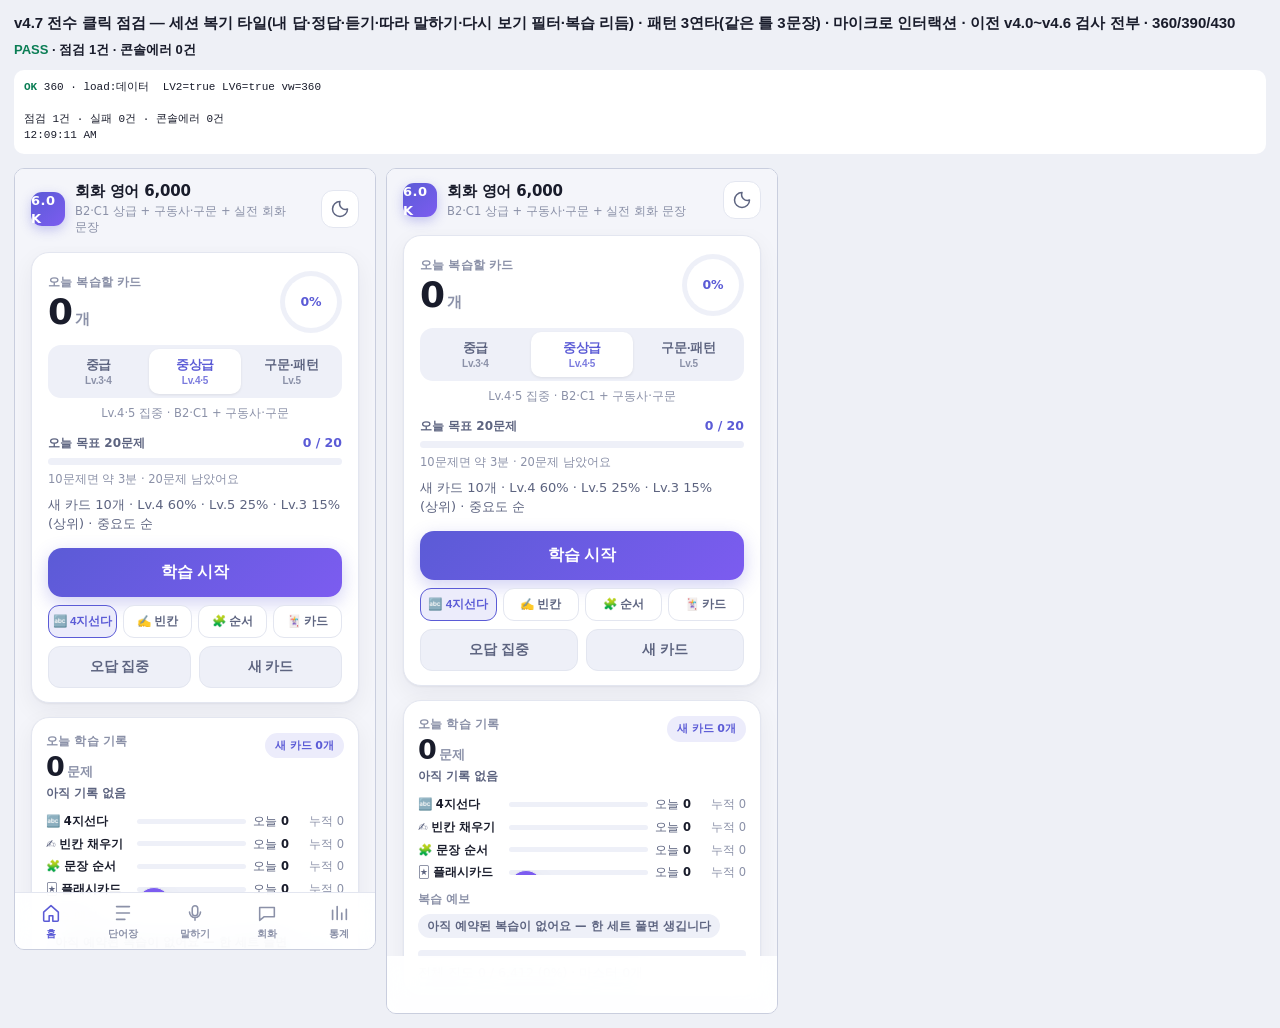
<file: qa3.html>
<!DOCTYPE html>
<html lang="ko">
<head>
<meta charset="utf-8">
<title>QA v4.7 전수 클릭 점검</title>
<meta name="viewport" content="width=device-width, initial-scale=1">
<style>
  body { font-family: -apple-system, "Apple SD Gothic Neo", "Noto Sans KR", sans-serif; margin: 0; padding: 14px; background: #eef0f6; color: #191c2b; }
  h1 { font-size: 15px; margin: 0 0 8px; }
  #sum { font-size: 13px; font-weight: 800; margin-bottom: 8px; }
  #out { font-size: 11px; line-height: 1.45; background: #fff; border-radius: 10px; padding: 10px; margin-bottom: 14px; white-space: pre-wrap; font-family: ui-monospace, monospace; max-height: 60vh; overflow: auto; }
  .ok { color: #0a7d54; font-weight: 700; }
  .bad { color: #c9415a; font-weight: 700; }
  .frames { display: flex; gap: 10px; align-items: flex-start; overflow-x: auto; }
  iframe { border: 1px solid #c9cede; border-radius: 10px; background: #fff; flex: 0 0 auto; }
</style>
</head>
<body>
<h1>v4.7 전수 클릭 점검 — 세션 복기 타일(내 답·정답·듣기·따라 말하기·다시 보기 필터·복습 리듬) · 패턴 3연타(같은 틀 3문장) · 마이크로 인터랙션 · 이전 v4.0~v4.6 검사 전부 · 360/390/430</h1>
<div id="sum">시작 중…</div>
<pre id="out">…</pre>
<div class="frames" id="frames"></div>
<script>
/* ============================================================
 *  전수 클릭 점검 하네스
 *  - index.html?qa=1 을 360·390px iframe 으로 띄워 실제 DOM 클릭으로 검사
 *  - 결과는 매번 #out 에 즉시 기록 (중간에 페이지가 넘어가도 남게)
 * ============================================================ */
var WQ = (location.search.match(/[?&]w=(\d+)/) || [])[1];
var WIDTHS = WQ ? [Number(WQ)] : [360, 390, 430];
var out = document.getElementById('out');
var sum = document.getElementById('sum');
var checks = [];
var errors = [];
var dirty = false;

function rec(w, name, ok, detail) {
  checks.push({ w: w, name: name, ok: !!ok, detail: detail == null ? '' : String(detail) });
  dirty = true;
  if (!ok) render();
}
function sleep(ms) { return new Promise(function (r) { setTimeout(r, ms); }); }
function esc(s) { return String(s == null ? '' : s).replace(/[&<>]/g, function (m) { return { '&': '&amp;', '<': '&lt;', '>': '&gt;' }[m]; }); }
function render() {
  dirty = false;
  var fail = 0, html = '';
  checks.forEach(function (c) {
    if (!c.ok) fail++;
    html += (c.ok ? '<span class="ok">OK </span>' : '<span class="bad">BAD</span> ') + c.w + ' · ' + esc(c.name) +
      (c.detail ? '  ' + esc(c.detail) : '') + '\n';
  });
  html += '\n점검 ' + checks.length + '건 · 실패 ' + fail + '건 · 콘솔에러 ' + errors.length + '건\n';
  if (errors.length) html += errors.slice(0, 8).join('\n') + '\n';
  html += new Date().toLocaleTimeString();
  out.innerHTML = html;
  sum.innerHTML = '<span class="' + (fail === 0 && errors.length === 0 ? 'ok' : 'bad') + '">' +
    (fail === 0 && errors.length === 0 ? 'PASS' : 'FAIL ' + fail) + '</span> · 점검 ' + checks.length +
    '건 · 콘솔에러 ' + errors.length + '건';
}
setInterval(function () { if (dirty) render(); }, 400);

/* ---------------- iframe 준비 ---------------- */
function desc(el) {
  var cls = typeof el.className === 'string' ? el.className : '';
  return el.id ? '#' + el.id : '<' + el.tagName.toLowerCase() + (cls ? ' .' + cls.split(' ').join('.') : '') + '>';
}
function scrollableAncestor(el, doc) {
  var p = el.parentElement;
  while (p && p !== doc.body) {
    var ox = getComputedStyle(p).overflowX;
    if (ox === 'auto' || ox === 'scroll') return true;
    p = p.parentElement;
  }
  return false;
}
function instrumentTTS(win) {
  win.__spoken = [];
  try {
    if (win.speechSynthesis) {
      var orig = win.speechSynthesis.speak.bind(win.speechSynthesis);
      win.speechSynthesis.speak = function (u) {
        try { win.__spoken.push({ text: u && u.text, rate: u && u.rate, lang: u && u.lang }); } catch (e) {}
        try { return orig(u); } catch (e) {}
      };
    }
  } catch (e) {}
}
var HEIGHTS = { '360': 780, '390': 844, '430': 932 };
function mkFrame(w) {
  var f = document.createElement('iframe');
  var hh = HEIGHTS[String(w)] || 900;
  f.width = w; f.height = hh;
  f.style.width = w + 'px';
  f.style.height = hh + 'px';
  /* 문서도 매번 새로 받는다 — index.html 이 브라우저 캐시(max-age 600)에 남아 있으면
     그 안의 app.js?v=... 참조까지 예전 것이라, 배포 직후 점검이 옛 코드를 재게 된다 */
  f.src = 'index.html?qa=1&cb=' + Date.now();
  f.dataset.w = w;
  document.getElementById('frames').appendChild(f);
  return f;
}
async function open(w) {
  /* 앱 서비스워커를 먼저 끊는다 — 이전 캐시가 iframe 내비게이션을 가로채면
     엉뚱한 문서(QA 페이지 등)가 뜨거나 캐시된 예전 app.js 가 섞인다 */
  if (!open.cleaned) {
    open.cleaned = true;
    try {
      var rs = await navigator.serviceWorker.getRegistrations();
      await Promise.all(rs.map(function (r) { return r.unregister(); }));
    } catch (e) {}
    try {
      var ks = await caches.keys();
      await Promise.all(ks.map(function (k) { return caches.delete(k); }));
    } catch (e) {}
  }
  var f = mkFrame(w);
  /* iframe 은 about:blank → index.html 로 이동하므로 문서·윈도는 항상 새로 읽는다 */
  var ctx = {
    w: w, f: f,
    get doc() { return f.contentDocument; },
    get win() { return f.contentWindow; },
    q: function (s) { var d = f.contentDocument; return d ? d.querySelector(s) : null; },
    qa: function () { return f.contentWindow.__QA.state(); },
    ids: function () {
      try { return f.contentWindow.__QA.queueIds(); } catch (e) { return []; }
    },
    spoken: function () {
      var sp = f.contentWindow.__spoken;
      return sp && sp.length ? sp[sp.length - 1] : null;
    }
  };
  var t0 = Date.now();
  while (Date.now() - t0 < 12000) {
    var win = f.contentWindow;
    if (win && win.__QA && win.VOCAB_LV6 && win.VOCAB_LV4 && win.VOCAB_LV3 && win.VOCAB_LV2) break;
    await sleep(100);
  }
  await sleep(250);
  var win2 = f.contentWindow;
  win2.addEventListener('error', function (e) { errors.push(w + 'px error: ' + (e.message || e.type)); });
  win2.addEventListener('unhandledrejection', function (e) {
    errors.push(w + 'px reject: ' + ((e.reason && (e.reason.message || e.reason)) || '?'));
  });
  try {
    var ce = win2.console.error;
    win2.console.error = function () {
      errors.push(w + 'px console.error: ' + Array.prototype.join.call(arguments, ' '));
      return ce.apply(win2.console, arguments);
    };
  } catch (e) {}
  win2.confirm = function () { return true; };
  instrumentTTS(win2);
  rec(w, 'load:데이터', !!(win2.__QA && win2.VOCAB_LV6 && win2.VOCAB_LV4 && win2.VOCAB_LV3 && win2.VOCAB_LV2 && f.contentDocument.getElementById('footNote')),
    'LV2=' + !!win2.VOCAB_LV2 + ' LV6=' + !!win2.VOCAB_LV6 + ' vw=' + f.contentDocument.documentElement.clientWidth);
  return ctx;
}

/* ---------------- 화면 진단 ---------------- */
function boxScan(c, label) {
  var doc = c.doc, w = c.w, vw = doc.documentElement.clientWidth;
  var bad = [];
  doc.querySelectorAll('body *').forEach(function (el) {
    if (el.closest('[hidden]')) return;
    var r = el.getBoundingClientRect();
    if (!r.width && !r.height) return;
    if ((r.right > vw + 1 || r.left < -1) && !scrollableAncestor(el, doc)) {
      bad.push(desc(el) + '[' + Math.round(r.left) + '..' + Math.round(r.right) + ']');
    }
  });
  rec(w, '폭:' + label, bad.length === 0 && doc.documentElement.scrollWidth <= vw + 1,
    'scrollW=' + doc.documentElement.scrollWidth + ' vw=' + vw + (bad.length ? ' · ' + bad.slice(0, 3).join(', ') : ''));

  var sq = [];
  doc.querySelectorAll('body *').forEach(function (el) {
    if (el.closest('[hidden]') || el.children.length) return;
    var t = (el.textContent || '').trim();
    if (t.length < 4) return;
    var r = el.getBoundingClientRect();
    if (r.width > 0 && r.height > r.width * 3.2) sq.push(desc(el) + '(' + Math.round(r.width) + 'x' + Math.round(r.height) + ')');
  });
  rec(w, '글자쪼개짐:' + label, sq.length === 0, sq.slice(0, 3).join(', '));

  var ov = [];
  ['.tool-row', '.drill-actions', '.preset', '.mode-pick', '.tabbar', '.seg-full', '.seg-mini',
    '.chips-scroll', '.speak-tools', '.grade-row', '.btn-row', '.sr-acts', '.stat-row', '.sheet-actions'].forEach(function (sel) {
    doc.querySelectorAll(sel).forEach(function (box) {
      if (box.closest('[hidden]')) return;
      var kids = Array.prototype.slice.call(box.children).filter(function (k) { return !k.closest('[hidden]'); });
      for (var i = 0; i < kids.length; i++) {
        for (var j = i + 1; j < kids.length; j++) {
          var a = kids[i].getBoundingClientRect(), b = kids[j].getBoundingClientRect();
          if (!a.width || !b.width) continue;
          var ox = Math.min(a.right, b.right) - Math.max(a.left, b.left);
          var oy = Math.min(a.bottom, b.bottom) - Math.max(a.top, b.top);
          if (ox > 3 && oy > 3) ov.push(sel + ' ' + (kids[i].textContent || '').trim().slice(0, 6) + '↔' + (kids[j].textContent || '').trim().slice(0, 6));
        }
      }
    });
  });
  rec(w, '겹침:' + label, ov.length === 0, ov.slice(0, 3).join(', '));
}

/* ---------------- 문제 풀이 (실제 클릭) ---------------- */
function modeNow(c) {
  if (c.q('#quizCard') && !c.q('#quizCard').hidden) return 'quiz';
  if (c.q('#blankCard') && !c.q('#blankCard').hidden) return 'blank';
  if (c.q('#orderCard') && !c.q('#orderCard').hidden) return 'order';
  if (c.q('#cardBox') && !c.q('#cardBox').hidden) return 'card';
  return 'none';
}
function curCard(c) {
  var st = c.qa();
  if (!st || !st.S || st.S.i >= st.S.queue.length) return null;
  return st.S.queue[st.S.i].c;
}
async function answerOne(c, ok, keep) {
  var m = modeNow(c);
  var card = curCard(c);
  if (!card) return 'noq';
  if (m === 'quiz') {
    var ans = c.win.__QA.options().answer;
    var btns = Array.prototype.slice.call(c.doc.querySelectorAll('#quizOptions .opt'));
    var b = ok ? btns.filter(function (x) { return x.dataset.val === ans; })[0]
               : btns.filter(function (x) { return x.dataset.val !== ans; })[0];
    if (!b) return 'nobtn';
    b.click();
  } else if (m === 'blank') {
    var a2 = String(c.win.__QA.options().answer).toLowerCase();
    var bt2 = Array.prototype.slice.call(c.doc.querySelectorAll('#blankOptions .opt'));
    var eq = function (v) { return String(v).toLowerCase() === a2; };
    var b2 = ok ? bt2.filter(function (x) { return eq(x.dataset.val); })[0]
                : bt2.filter(function (x) { return !eq(x.dataset.val); })[0];
    if (!b2) return 'nobtn';
    b2.click();
  } else if (m === 'order') {
    var od = c.win.__QA.orderOf(card);
    if (!od) return 'noorder';
    var toks = ok ? od.toks.slice() : od.toks.slice().reverse();
    for (var i = 0; i < toks.length; i++) {
      var pool = Array.prototype.slice.call(c.doc.querySelectorAll('#tilePool .tile'));
      var tb = pool.filter(function (x) { return x.textContent === toks[i]; })[0];
      if (!tb) break;
      tb.click();
    }
    c.q('#orderCheck').click();
    await sleep(30);
    if (!ok && c.q('#feedback').hidden) { /* 1회 재시도 허용 — 두 번째 오답으로 확정 */
      for (var k = 0; k < toks.length; k++) {
        var pool2 = Array.prototype.slice.call(c.doc.querySelectorAll('#tilePool .tile'));
        var tb2 = pool2[0];
        if (!tb2) break;
        tb2.click();
      }
      c.q('#orderCheck').click();
      await sleep(30);
    }
  } else if (m === 'card') {
    c.q('#flipCard').click();
    await sleep(40);
    c.q(ok ? '#gradeRow .grade.good' : '#gradeRow .grade.bad').click();
    await sleep(30);
    return 'card';
  } else {
    return 'mode:' + m;
  }
  await sleep(30);
  var fb = c.q('#feedback');
  if (!keep && fb && !fb.hidden) c.q('#fbNext').click();
  await sleep(30);
  return m;
}
async function finishSet(c, max) {
  max = max || 16;
  var n = 0;
  while (n < max) {
    if (!c.q('#resultBox').hidden) break;
    if (!curCard(c)) break;
    await answerOne(c, true);
    n++;
    await sleep(12);
  }
  return { n: n, done: !c.q('#resultBox').hidden, total: c.q('#rTotal') ? c.q('#rTotal').textContent : '' };
}

/* ---------------- 시작 경로 ---------------- */
async function goHome(c) { c.q('.tab[data-tab="home"]').click(); await sleep(70); }
async function startMix(c, mode) {
  await goHome(c);
  c.q('#modePick .mode-chip[data-mode="' + (mode || 'quiz') + '"]').click();
  await sleep(40);
  c.q('#startBtn').click();
  await sleep(140);
}
async function startPreset(c, p, mode) {
  await goHome(c);
  c.q('#presetSeg .preset-btn[data-preset="' + p + '"]').click();
  await sleep(60);
  c.q('#modePick .mode-chip[data-mode="' + (mode || 'quiz') + '"]').click();
  await sleep(40);
  c.q('#startBtn').click();
  await sleep(140);
}
async function startLevel(c, lv, mode) {
  await goHome(c);
  c.q('#levelList .level-row:nth-child(' + lv + ')').click();
  await sleep(120);
  if (mode) { c.q('#modePick .mode-chip[data-mode="' + mode + '"]').click(); await sleep(40); }
  c.q('#lvStart').click();
  await sleep(150);
}
async function startConv(c, tag, mode) {
  await goHome(c);
  var chip = Array.prototype.slice.call(c.doc.querySelectorAll('#convTags .chip'))
    .filter(function (x) { return x.textContent.indexOf(tag) === 0; })[0];
  if (!chip) return 'notag';
  chip.click();
  await sleep(90);
  c.q('.conv-btn[data-conv="' + mode + '"]').click();
  await sleep(150);
  return '';
}
async function startDrill(c, tag, mode) {
  await goHome(c);
  var chip = Array.prototype.slice.call(c.doc.querySelectorAll('#drillTags .chip'))
    .filter(function (x) { return x.textContent.indexOf(tag) === 0; })[0];
  if (!chip) return 'notag';
  chip.click();
  await sleep(90);
  c.q('.drill-btn[data-drill="' + mode + '"]').click();
  await sleep(150);
  return '';
}
async function leaveStudy(c) {
  if (c.q('#resultBox') && !c.q('#resultBox').hidden) { c.q('#rHome').click(); await sleep(120); return; }
  if (c.q('#studyBack') && !c.q('#view-study').hidden) { c.q('#studyBack').click(); await sleep(140); }
  if (c.q('#view-speak') && !c.q('#view-speak').hidden) { c.q('#speakExit').click(); await sleep(120); }
  if (c.q('#chatRoom') && !c.q('#chatRoom').hidden) { c.win.__QA.chatClose(); await sleep(120); }
}
function levelsOf(c) {
  var st = c.qa();
  return st && st.S ? st.S.queue.map(function (q) { return q.c._lv; }) : [];
}
function uniq(a) { var o = {}; a.forEach(function (x) { o[x] = 1; }); return Object.keys(o).map(Number).sort(); }
function hasDup(a) { var o = {}; for (var i = 0; i < a.length; i++) { if (o[a[i]]) return true; o[a[i]] = 1; } return false; }

/* ---------------- 반복 출제 공통 ---------------- */
async function repeatSet(c, label, start, opts) {
  opts = opts || {};
  var err = await start();
  if (err) { rec(c.w, '반복:' + label, false, '시작 실패 ' + err); return; }
  var id1 = c.ids(), lv1 = levelsOf(c);
  var f1 = await finishSet(c);
  c.q('#rAgain').click();
  await sleep(200);
  var id2 = c.ids(), lv2 = levelsOf(c);
  var f2 = await finishSet(c);
  var overlap = id2.filter(function (x) { return id1.indexOf(x) > -1; });
  var lvOk = opts.lv ? lv2.length > 0 && lv2.every(function (l) { return l === opts.lv; }) : true;
  var inSetDup = hasDup(id1) || hasDup(id2);
  rec(c.w, '반복:' + label,
    id1.length === 10 && id2.length === 10 && f1.done && f2.done && overlap.length === 0 && lvOk && !inSetDup,
    '세트1 ' + id1.length + '(Lv ' + uniq(lv1).join(',') + ') · 세트2 ' + id2.length + '(Lv ' + uniq(lv2).join(',') + ')' +
    ' · 겹침 ' + overlap.length + (overlap.length ? ' [' + overlap.slice(0, 3).join(' / ') + ']' : '') +
    (inSetDup ? ' · 세트 안 중복' : '') +
    (f1.done ? '' : ' · 1세트 결과화면 미도달') + (f2.done ? '' : ' · 2세트 결과화면 미도달'));
  if (!c.q('#resultBox').hidden) { c.q('#rHome').click(); await sleep(120); }
  return { id1: id1, id2: id2 };
}

/* ============================================================
 *  A. 홈 — 모든 버튼
 * ============================================================ */
async function homeTests(c) {
  boxScan(c, 'home');
  var doc = c.doc, q = c.q;
  rec(c.w, '홈:수록 6,412', q('#footNote').textContent.indexOf('6,412') > -1, q('#footNote').textContent);
  rec(c.w, '홈:단계 6행', doc.querySelectorAll('#levelList .level-row').length === 6, 'rows=' + doc.querySelectorAll('#levelList .level-row').length);
  rec(c.w, '홈:탭 5개', doc.querySelectorAll('.tabbar .tab').length === 5, 'tabs=' + doc.querySelectorAll('.tabbar .tab').length);
  var tc = [q('#goSpeak'), q('#goChat')].map(function (b) { return b ? b.getBoundingClientRect().width : 0; });
  rec(c.w, '홈:도구 카드 2개 정상 폭', tc[0] > c.w * 0.4 && tc[1] > c.w * 0.4, 'speak=' + Math.round(tc[0]) + 'px chat=' + Math.round(tc[1]) + 'px');
  rec(c.w, '홈:이어서 카드 초기 숨김', q('#resumeCard').hidden, 'hidden=' + q('#resumeCard').hidden);

  /* 프리셋 3개 */
  var presets = ['mid', 'upper', 'pattern'], pd = [];
  for (var i = 0; i < presets.length; i++) {
    q('#presetSeg .preset-btn[data-preset="' + presets[i] + '"]').click();
    await sleep(70);
    pd.push(q('#presetDesc').textContent);
    var on = q('#presetSeg .preset-btn[data-preset="' + presets[i] + '"]').classList.contains('active');
    rec(c.w, '홈:프리셋 ' + presets[i], on && c.qa().preset === presets[i], q('#presetDesc').textContent);
  }
  q('#presetSeg .preset-btn[data-preset="upper"]').click();
  await sleep(60);

  /* 모드 칩 4개 */
  var modes = ['quiz', 'blank', 'order', 'card'];
  for (var m = 0; m < modes.length; m++) {
    q('#modePick .mode-chip[data-mode="' + modes[m] + '"]').click();
    await sleep(40);
    rec(c.w, '홈:모드칩 ' + modes[m], c.qa().store.settings.mode === modes[m] && q('#modePick .mode-chip[data-mode="' + modes[m] + '"]').classList.contains('active'), '');
  }
  q('#modePick .mode-chip[data-mode="quiz"]').click();
  await sleep(40);

  /* 속도 토글 */
  q('#speedBtn').click(); await sleep(60);
  var s1 = q('#speedBtn').textContent.indexOf('0.75') > -1 && Number(c.qa().speed) === 0.75;
  q('#speedBtn').click(); await sleep(60);
  var s2 = q('#speedBtn').textContent.indexOf('1.0') > -1 && Number(c.qa().speed) === 1;
  rec(c.w, '홈:속도 토글 0.75↔1.0', s1 && s2, q('#speedBtn').textContent);

  /* 테마 */
  var t0 = doc.documentElement.getAttribute('data-theme');
  q('#themeBtn').click(); await sleep(60);
  var t1 = doc.documentElement.getAttribute('data-theme');
  q('#themeBtn').click(); await sleep(60);
  var t2 = doc.documentElement.getAttribute('data-theme');
  rec(c.w, '홈:테마 전환', t0 !== t1 && t2 === t0, t0 + '→' + t1 + '→' + t2);

  /* 오답 빈 상태 */
  rec(c.w, '홈:오답 0건 안내', q('#weakChips').textContent.indexOf('아직 오답이 없어요') > -1, q('#weakChips').textContent.slice(0, 40));
  q('#startWeakBtn').click(); await sleep(120);
  rec(c.w, '홈:오답집중 0건 토스트', q('#toast').textContent.indexOf('오답 노트가 비어') > -1 && q('#view-study').hidden,
    q('#toast').textContent);

  /* 구문/회화 태그 */
  var dTags = doc.querySelectorAll('#drillTags .chip').length;
  var cTags = doc.querySelectorAll('#convTags .chip').length;
  rec(c.w, '홈:구문 태그', dTags >= 7, 'chips=' + dTags);
  rec(c.w, '홈:회화 상황 태그 13+전체', cTags === 14, 'chips=' + cTags);

  /* 구문/회화 태그 클릭 → 문구 갱신 */
  var dchip = Array.prototype.slice.call(doc.querySelectorAll('#drillTags .chip'))[3];
  dchip.click(); await sleep(80);
  rec(c.w, '홈:구문 태그 선택', q('#drillSub').textContent.indexOf('개') > -1, q('#drillSub').textContent);
  doc.querySelectorAll('#drillTags .chip')[0].click(); await sleep(60);
  var cchip = Array.prototype.slice.call(doc.querySelectorAll('#convTags .chip'))[2];
  cchip.click(); await sleep(80);
  rec(c.w, '홈:회화 태그 선택', q('#convSub').textContent.indexOf('문장') > -1, q('#convSub').textContent);
  doc.querySelectorAll('#convTags .chip')[0].click(); await sleep(60);

  /* 단계 시트 열기/닫기 */
  q('#levelList .level-row:nth-child(3)').click(); await sleep(120);
  var sheetOpen = !q('#sheet').hidden && q('#sheetBody').textContent.indexOf('Lv.3') > -1;
  boxScan(c, 'level-sheet');
  q('#sheetBackdrop').click(); await sleep(100);
  rec(c.w, '홈:단계 시트 열기/배경닫기', sheetOpen && q('#sheet').hidden, 'open=' + sheetOpen + ' closed=' + q('#sheet').hidden);
  q('#levelList .level-row:nth-child(4)').click(); await sleep(100);
  doc.dispatchEvent(new c.win.KeyboardEvent('keydown', { key: 'Escape', bubbles: true }));
  await sleep(80);
  rec(c.w, '홈:단계 시트 ESC 닫기', q('#sheet').hidden, 'hidden=' + q('#sheet').hidden);

  /* 도구 카드 → 탭 이동 */
  q('#goSpeak').click(); await sleep(120);
  var sp = !q('#view-speak').hidden;
  q('#goChat').click(); await sleep(120);
  var ch = !q('#view-chat').hidden;
  await goHome(c);
  rec(c.w, '홈:도구 카드 이동', sp && ch, 'speak=' + sp + ' chat=' + ch);
}

/* ============================================================
 *  B. 화면별 폭/겹침 — 실제로 각 화면을 띄워 본다
 * ============================================================ */
async function screenTests(c) {
  var q = c.q;
  /* 4지선다 */
  await startMix(c, 'quiz');
  boxScan(c, 'study-quiz');
  await answerOne(c, true);
  boxScan(c, 'study-quiz-feedback');
  /* 10문제 완료 → 결과 화면 */
  var f = await finishSet(c);
  boxScan(c, 'result');
  rec(c.w, '화면:결과 도달', f.done && f.total === '10', 'total=' + f.total);
  q('#rHome').click(); await sleep(120);

  /* 빈칸 (구문 드릴) */
  await startDrill(c, '전체', 'blank');
  boxScan(c, 'study-blank');
  await answerOne(c, false);
  boxScan(c, 'study-blank-feedback');
  await leaveStudy(c);

  /* 순서 */
  await startMix(c, 'order');
  boxScan(c, 'study-order');
  await answerOne(c, true);
  boxScan(c, 'study-order-feedback');
  await leaveStudy(c);

  /* 카드 */
  await startMix(c, 'card');
  boxScan(c, 'study-card-front');
  q('#flipCard').click(); await sleep(120);
  boxScan(c, 'study-card-back');
  await leaveStudy(c);

  /* 단어장 · 시트 */
  q('.tab[data-tab="list"]').click(); await sleep(140);
  boxScan(c, 'list');
  q('#wordList .word-item').click(); await sleep(140);
  boxScan(c, 'sheet');
  q('#sheetBackdrop').click(); await sleep(100);

  /* 말하기 */
  q('.tab[data-tab="speak"]').click(); await sleep(120);
  boxScan(c, 'speak-setup');
  q('#speakLv .chip[data-lv="4"]').click();
  q('#speakType .seg[data-type="word"]').click(); await sleep(50);
  q('#speakStart').click(); await sleep(160);
  boxScan(c, 'speak-run');
  var st = c.win.__QA.speakState();
  c.win.__QA.speakCheck(st.target);
  await sleep(150);
  boxScan(c, 'speak-result');
  q('#speakExit').click(); await sleep(140);

  /* 회화방 */
  q('.tab[data-tab="chat"]').click(); await sleep(140);
  boxScan(c, 'chat-topics');
  q('#topicGrid .topic[data-t="cafe"]').click(); await sleep(150);
  q('#chatText').value = 'I very like this cafe. Yesterday I go here.';
  q('#chatSend').click(); await sleep(600);
  boxScan(c, 'chat-room');
  /* 힌트를 끝까지 펼친 상태에서도 입력창·전송이 화면 안에 남는가 */
  for (var hi = 0; hi < 3; hi++) { var hbtn = q('#chatHintBtn'); if (hbtn) { hbtn.click(); await sleep(110); } }
  var ib = q('#chatText').getBoundingClientRect().bottom;
  var sb = q('#chatSend').getBoundingClientRect().bottom;
  rec(c.w, '화면:회화 힌트 펼침 입력창', Math.max(ib, sb) <= c.win.innerHeight + 1,
    '입력=' + Math.round(ib) + ' 전송=' + Math.round(sb) + ' 화면=' + c.win.innerHeight);
  boxScan(c, 'chat-hint-open');
  var hb2 = q('#chatHintBtn'); if (hb2 && hb2.textContent.indexOf('접기') > -1) { hb2.click(); await sleep(100); }
  c.win.__QA.chatClose(); await sleep(120);

  /* 통계 */
  q('.tab[data-tab="stats"]').click(); await sleep(160);
  boxScan(c, 'stats');
  await goHome(c);
}

/* ============================================================
 *  C. 해설 · 보기별 뜻
 * ============================================================ */
function fbAudit(c, label) {
  var doc = c.doc;
  var html = c.q('#feedback') ? c.q('#feedback').innerHTML : '';
  var bad = /undefined|NaN|\[object/.test(html);
  var x = c.q('#feedback .fb-x');
  var lis = doc.querySelectorAll('#feedback .fb-opts li');
  var notes = Array.prototype.slice.call(doc.querySelectorAll('#feedback .fb-opts .ol-n'));
  var emptyNote = notes.filter(function (n) { return !n.textContent.trim(); });
  var right = doc.querySelectorAll('#feedback .fb-opts li.right').length;
  rec(c.w, '해설:' + label + ':맞춤 해설', !!x && x.textContent.trim().length > 25 && !bad, x ? x.textContent.slice(0, 60) : 'none');
  rec(c.w, '해설:' + label + ':보기별 뜻 4개', lis.length === 4 && notes.length === 4 && emptyNote.length === 0 && right === 1,
    'li=' + lis.length + ' notes=' + notes.length + ' empty=' + emptyNote.length + ' right=' + right);
  rec(c.w, '해설:' + label + ':듣기 버튼', !!(c.q('#fbSay') && c.q('#fbSaySlow')), 'fbSay=' + !!c.q('#fbSay'));
}
async function explainTests(c) {
  var q = c.q, doc = c.doc;
  /* 전수 고유성 */
  var e5 = c.win.__QA.explainAll(5), e6 = c.win.__QA.explainAll(6), e0 = c.win.__QA.explainAll(0);
  rec(c.w, '해설:전수 Lv.5 1,000건 고유', e5.n === 1000 && e5.uniq === 1000 && e5.dups.length === 0, 'n=' + e5.n + ' uniq=' + e5.uniq);
  rec(c.w, '해설:전수 Lv.6 412건 고유', e6.n === 412 && e6.uniq === 412 && e6.dups.length === 0, 'n=' + e6.n + ' uniq=' + e6.uniq);
  var empty = e0.sample.length === 0;
  var cardsAll = doc.querySelectorAll('#levelList .level-row').length;
  rec(c.w, '해설:샘플 비어있지 않음', !empty && e0.sample[0].x.length > 20, o(c.w, e0.sample[0] && e0.sample[0].x));

  /* Lv.1~6 한 문제씩 — 해설·보기별 뜻 */
  for (var lv = 1; lv <= 6; lv++) {
    await startLevel(c, lv, 'quiz');
    await answerOne(c, false);
    await sleep(30);
    fbAudit(c, 'Lv.' + lv + ' 4지선다');
    await leaveStudy(c);
  }
  /* 뜻→단어 방향 */
  q('.tab[data-tab="stats"]').click(); await sleep(120);
  q('#dirPick button[data-dir="m2w"]').click(); await sleep(60);
  await startMix(c, 'quiz');
  await answerOne(c, false);
  await sleep(30);
  fbAudit(c, '뜻→단어');
  await leaveStudy(c);
  q('.tab[data-tab="stats"]').click(); await sleep(100);
  q('#dirPick button[data-dir="w2m"]').click(); await sleep(60);

  /* 구문 드릴 빈칸 (Lv.5) */
  await startDrill(c, '구동사', 'blank');
  await answerOne(c, false);
  await sleep(30);
  fbAudit(c, '구문 빈칸');
  var nuance = q('#feedback .fb-nuance');
  rec(c.w, '해설:구문 빈칸:비교 설명', !!nuance && nuance.textContent.length > 30, nuance ? nuance.textContent.slice(0, 70) : 'none');
  await leaveStudy(c);

  /* 실전 회화 빈칸 (Lv.6) */
  await startConv(c, '카페·식당', 'blank');
  await answerOne(c, false);
  await sleep(30);
  fbAudit(c, '회화 빈칸');
  rec(c.w, '해설:회화 빈칸:정답 뜻 pill', doc.querySelectorAll('#feedback .fb-mean .pill').length >= 2,
    'pills=' + doc.querySelectorAll('#feedback .fb-mean .pill').length);
  await leaveStudy(c);

  /* 회화 카드(Lv.6) 핵심 포인트 */
  await startConv(c, '여행·공항', 'card');
  q('#flipCard').click(); await sleep(120);
  var note = q('#fcNote');
  rec(c.w, '해설:회화 카드:핵심 포인트', !!note && !note.hidden && note.textContent.length > 10, note ? note.textContent.slice(0, 60) : 'none');
  await leaveStudy(c);
}
function o(w, s) { return s == null ? 'none' : String(s).slice(0, 70); }

/* ============================================================
 *  D. 음성 — 단어/예문 듣기 · 0.75x
 * ============================================================ */
function spokeOk(c, expectText, expectRate, label) {
  var s = c.spoken();
  var textOk = s && expectText ? s.text === expectText : !!s;
  var rateOk = expectRate ? (s && Number(s.rate) === expectRate) : true;
  rec(c.w, '음성:' + label, textOk && rateOk, s ? ('"' + String(s.text).slice(0, 34) + '" @' + s.rate) : '재생 호출 없음');
}
async function audioTests(c) {
  var q = c.q;
  /* 4지선다 */
  await startMix(c, 'quiz');
  var card = curCard(c);
  c.win.__spoken.length = 0;
  q('#quizSpeak').click(); await sleep(60);
  spokeOk(c, card.w, 1, '4지선다 단어 듣기');
  c.win.__spoken.length = 0;
  q('#quizExBtn').click(); await sleep(60);
  spokeOk(c, card.e || card.w, 1, '4지선다 예문 듣기');
  c.win.__spoken.length = 0;
  q('#quizExBtnSlow').click(); await sleep(60);
  spokeOk(c, card.e || card.w, 0.75, '4지선다 예문 0.75x');
  /* 속도 버튼이 실제 재생 속도에 반영되는가 */
  q('#speedBtn').click(); await sleep(60);
  c.win.__spoken.length = 0;
  q('#quizSpeak').click(); await sleep(60);
  spokeOk(c, card.w, 0.75, '속도 0.75x 반영');
  q('#speedBtn').click(); await sleep(60);
  /* 해설 듣기 */
  await answerOne(c, true);
  c.win.__spoken.length = 0;
  q('#fbSay').click(); await sleep(60);
  spokeOk(c, c.win.__QA.state() ? (card._lv === 6 ? card.w : (card.e || card.w)) : '', 1, '4지선다 해설 예문 듣기');
  c.win.__spoken.length = 0;
  q('#fbSaySlow').click(); await sleep(60);
  spokeOk(c, card._lv === 6 ? card.w : (card.e || card.w), 0.75, '4지선다 해설 0.75x');
  await leaveStudy(c);

  /* 빈칸 */
  await startDrill(c, '전체', 'blank');
  var cb = curCard(c);
  c.win.__spoken.length = 0;
  q('#blankSpeak').click(); await sleep(60);
  spokeOk(c, cb._lv === 6 ? cb.w : (cb.e || cb.w), 1, '빈칸 문장 듣기');
  await answerOne(c, false);
  await sleep(40);
  c.win.__spoken.length = 0;
  q('#fbSay').click(); await sleep(60);
  spokeOk(c, cb._lv === 6 ? cb.w : (cb.e || cb.w), 1, '빈칸 해설 듣기');
  await leaveStudy(c);

  /* 순서 */
  await startMix(c, 'order');
  var co = curCard(c);
  await answerOne(c, true);
  await sleep(40);
  c.win.__spoken.length = 0;
  var fs = q('#fbSay');
  if (fs) fs.click();
  await sleep(60);
  spokeOk(c, co._lv === 6 ? co.w : (co.e || co.w), 1, '순서 해설 듣기');
  rec(c.w, '음성:순서 해설 버튼 존재', !!(q('#fbSay') && q('#fbSaySlow')), 'fbSay=' + !!q('#fbSay'));
  await leaveStudy(c);

  /* 플래시카드 */
  await startMix(c, 'card');
  var cc = curCard(c);
  c.win.__spoken.length = 0;
  q('#fcSpeak').click(); await sleep(60);
  spokeOk(c, cc.w, 1, '카드 단어 듣기');
  c.win.__spoken.length = 0;
  q('#fcSpeakSlow').click(); await sleep(60);
  spokeOk(c, cc.w, 0.75, '카드 단어 0.75x');
  q('#flipCard').click(); await sleep(120);
  c.win.__spoken.length = 0;
  q('#fcExSpeak').click(); await sleep(60);
  spokeOk(c, cc.e || cc.w, 1, '카드 예문 듣기');
  c.win.__spoken.length = 0;
  q('#fcExSpeakSlow').click(); await sleep(60);
  spokeOk(c, cc.e || cc.w, 0.75, '카드 예문 0.75x');
  await leaveStudy(c);

  /* 실전 회화 */
  await startConv(c, '카페', 'blank');
  var cv = curCard(c);
  if (cv) {
    c.win.__spoken.length = 0;
    q('#blankSpeak').click(); await sleep(60);
    spokeOk(c, cv.w, 1, '회화 빈칸 문장 듣기');
    await leaveStudy(c);
  } else {
    rec(c.w, '음성:회화 빈칸 문장 듣기', false, '세션 시작 실패');
  }

  /* 말하기 모드 듣기 */
  q('.tab[data-tab="speak"]').click(); await sleep(120);
  q('#speakLv .chip[data-lv="5"]').click();
  q('#speakType .seg[data-type="word"]').click(); await sleep(50);
  q('#speakStart').click(); await sleep(150);
  var sp = c.win.__QA.speakState();
  c.win.__spoken.length = 0;
  q('#speakListen').click(); await sleep(60);
  spokeOk(c, sp.target, 1, '말하기 듣기');
  c.win.__spoken.length = 0;
  q('#speakListenSlow').click(); await sleep(60);
  spokeOk(c, sp.target, 0.75, '말하기 0.75x');
  /* mic: 지원 여부와 무관하게 에러 없이 안내 */
  var before = errors.length;
  q('#micBtn').click(); await sleep(400);
  rec(c.w, '음성:마이크 버튼 무오류', errors.length === before, errors.slice(before).join(' | '));
  q('#speakExit').click(); await sleep(120);

  /* 단어장 상세 시트 */
  q('.tab[data-tab="list"]').click(); await sleep(120);
  q('#wordList .word-item').click(); await sleep(120);
  c.win.__spoken.length = 0;
  if (q('#shSpeak')) q('#shSpeak').click();
  await sleep(60);
  rec(c.w, '음성:단어장 시트 발음', !!c.spoken(), c.spoken() ? '"' + c.spoken().text.slice(0, 24) + '"' : '없음');
  c.win.__spoken.length = 0;
  if (q('#shExSpeak')) q('#shExSpeak').click();
  await sleep(60);
  rec(c.w, '음성:단어장 시트 예문', !!c.spoken(), c.spoken() ? '"' + c.spoken().text.slice(0, 24) + '"' : '없음');
  c.win.__spoken.length = 0;
  if (q('#shExSpeakSlow')) q('#shExSpeakSlow').click();
  await sleep(60);
  spokeOk(c, null, 0.75, '단어장 시트 0.75x');
  q('#sheetBackdrop').click(); await sleep(100);
  await goHome(c);
}

/* ============================================================
 *  E. 세트 반복 출제
 * ============================================================ */
async function repeatTests(c) {
  await repeatSet(c, '오늘 복습할 카드(mix)', function () { return startMix(c, 'quiz'); });
  await repeatSet(c, '새 카드', async function () {
    await goHome(c);
    c.q('#modePick .mode-chip[data-mode="quiz"]').click(); await sleep(40);
    c.q('#startNewBtn').click(); await sleep(140);
  });
  await repeatSet(c, '실전 회화·빈칸(카페·식당)', function () { return startConv(c, '카페·식당', 'blank'); });
  await repeatSet(c, '실전 회화·순서(직장·업무)', function () { return startConv(c, '직장·업무', 'order'); });
  await repeatSet(c, '실전 회화·뜻(여행·공항)', function () { return startConv(c, '여행·공항', 'quiz'); });
  await repeatSet(c, '구문 드릴·빈칸(연결·논리)', function () { return startDrill(c, '연결·논리', 'blank'); });
  await repeatSet(c, '구문 드릴·순서(의견·감정)', function () { return startDrill(c, '의견·감정', 'order'); });
  await repeatSet(c, '구문 드릴·뜻(비즈니스)', function () { return startDrill(c, '비즈니스', 'quiz'); });
  /* 태그 풀이 20장보다 작으면(사과·문제 12장) 두 번째 세트는 남은 2장 + 가장 먼저 본 8장으로 순환한다 */
  await startDrill(c, '사과·문제', 'quiz');
  var s1 = c.ids();
  await finishSet(c);
  c.q('#rAgain').click(); await sleep(200);
  var s2 = c.ids();
  var sov = s2.filter(function (x) { return s1.indexOf(x) > -1; });
  rec(c.w, '반복:작은 풀(12장) 소진 후 순환', s1.length === 10 && s2.length === 10 && sov.length === 8 && !hasDup(s2) &&
    s2.slice(0, 2).every(function (x) { return s1.indexOf(x) === -1; }),
    '세트1 ' + s1.length + ' · 세트2 ' + s2.length + ' · 겹침 ' + sov.length + '(12장 풀: 새 2장 먼저 + 순환 8장)');
  if (!c.q('#resultBox').hidden) { c.q('#rHome').click(); await sleep(120); }
  await goHome(c);
  await repeatSet(c, '단계 Lv.3', function () { return startLevel(c, 3, 'quiz'); }, { lv: 3 });
  await repeatSet(c, '단계 Lv.4', function () { return startLevel(c, 4, 'quiz'); }, { lv: 4 });
  await repeatSet(c, '단계 Lv.5', function () { return startLevel(c, 5, 'quiz'); }, { lv: 5 });
  await repeatSet(c, '단계 Lv.6', function () { return startLevel(c, 6, 'quiz'); }, { lv: 6 });
  await repeatSet(c, '프리셋 중급', function () { return startPreset(c, 'mid', 'quiz'); });
  await repeatSet(c, '프리셋 중상급', function () { return startPreset(c, 'upper', 'quiz'); });
  await repeatSet(c, '프리셋 구문', function () { return startPreset(c, 'pattern', 'quiz'); });

  /* 말하기 10문제 → 2세트 */
  qTab(c, 'speak');
  await sleep(140);
  c.q('#speakLv .chip[data-lv="0"]').click();
  c.q('#speakType .seg[data-type="word"]').click(); await sleep(50);
  c.q('#speakStart').click(); await sleep(160);
  var ids1 = c.win.__QA.speakIds();
  var r1 = await runSpeakSet(c);
  var finishShown = c.q('#srNext') && c.q('#srNext').textContent.indexOf('더') > -1 && !c.q('#speakResult').hidden;
  rec(c.w, '말하기:1세트 10문제 완료', r1.done && ids1.length === 10, 'n=' + ids1.length + ' done=' + r1.done);
  rec(c.w, '말하기:완료 화면에 「더」 버튼', finishShown, c.q('#srNext') ? c.q('#srNext').textContent : 'none');
  var before = errors.length;
  try { c.win.__QA.speakCheck('after finish'); } catch (e) { errors.push('speakCheck after finish: ' + e.message); }
  rec(c.w, '말하기:완료 후 채점 호출 무오류', errors.length === before, errors.slice(before).join(' | '));
  c.q('#srNext').click(); await sleep(180);
  var ids2 = c.win.__QA.speakIds();
  var overlap = ids2.filter(function (x) { return ids1.indexOf(x) > -1; });
  var r2 = await runSpeakSet(c);
  rec(c.w, '말하기:2세트 겹침 0', ids2.length === 10 && overlap.length === 0 && r2.done,
    '세트1 ' + ids1.length + ' · 세트2 ' + ids2.length + ' · 겹침 ' + overlap.length + (overlap.length ? ' [' + overlap.slice(0, 3).join(' / ') + ']' : ''));
  c.q('#speakExit').click(); await sleep(140);
  await goHome(c);
}
function qTab(c, t) { c.q('.tab[data-tab="' + t + '"]').click(); }
async function runSpeakSet(c) {
  var last = -1;
  for (var i = 0; i < 16; i++) {
    var st = c.win.__QA.speakState();
    if (!st || st.n === 0) return { done: true, i: i };
    if (c.q('#speakListen')) c.q('#speakListen').click();
    c.win.__QA.speakCheck(st.target);
    await sleep(30);
    var nx = c.q('#srNext');
    if (nx && !c.q('#speakResult').hidden) nx.click();
    await sleep(30);
  }
  return { done: false };
}

/* ============================================================
 *  F. 오답 집중 — 10분 전후 · 0건 안내
 * ============================================================ */
async function weakTests(c) {
  var q = c.q;
  /* 새 store 기준이므로 앞선 테스트에서 틀린 카드가 이미 쌓여 있다 */
  await startMix(c, 'quiz');
  var wrongs = [];
  for (var i = 0; i < 3; i++) {
    var card = curCard(c);
    if (!card) break;
    wrongs.push(card.w.toLowerCase());
    await answerOne(c, false);
    await sleep(20);
  }
  await leaveStudy(c);
  await goHome(c);
  var weakN = Number(q('#weakCount').textContent);
  rec(c.w, '오답:오답 노트에 쌓임', weakN >= 3, 'weakCount=' + weakN + ' 틀린카드=' + wrongs.join('/'));
  rec(c.w, '오답:홈 오답 칩 표시', q('#weakChips').querySelectorAll('.weak-chip').length > 0, 'chips=' + q('#weakChips').querySelectorAll('.weak-chip').length);

  /* 10분 전 — 세트에 다시 들어오는가 (due 전이므로 앞자리 아님) */
  q('#startWeakBtn').click(); await sleep(140);
  var ids = c.ids();
  var front3 = ids.slice(0, 3).map(function (x) { return x.toLowerCase(); });
  rec(c.w, '오답:즉시 10분 전 재출제 없음(우선순위)', !wrongs.some(function (w) { return front3.indexOf(w) > -1; }),
    '세트 앞 3=' + front3.join('/'));
  await leaveStudy(c);

  /* 10분 경과 시뮬레이션 — due를 과거로 */
  var st = c.qa();
  wrongs.forEach(function (w) {
    var r = st.store.cards[w];
    if (r) { r.due = Date.now() - 1000; r.st = 0; }
  });
  q('#startWeakBtn').click(); await sleep(140);
  var ids2 = c.ids();
  var front = ids2.slice(0, 3).map(function (x) { return x.toLowerCase(); });
  rec(c.w, '오답:10분 경과 후 재출제', wrongs.every(function (w) { return front.indexOf(w) > -1; }),
    '세트 앞 3=' + front.join('/') + ' · 기대=' + wrongs.join('/'));
  await leaveStudy(c);

  /* 구문 드릴도 due 우선 */
  await startDrill(c, '전체', 'blank');
  var ids3 = c.ids();
  rec(c.w, '오답:드릴 세트 10문제', ids3.length === 10, 'n=' + ids3.length);
  await leaveStudy(c);
  await goHome(c);
}

/* ============================================================
 *  G. 중도 저장 · 이어서 풀기 · 오늘 기록
 * ============================================================ */
async function resumeTests(c) {
  var q = c.q;
  await startMix(c, 'quiz');
  var ids = c.ids();
  for (var i = 0; i < 3; i++) { await answerOne(c, true); await sleep(20); }
  var before = c.qa().store.stats;
  q('#studyBack').click(); await sleep(180);
  await goHome(c);
  var rc = q('#resumeCard');
  rec(c.w, '중도:홈 이어서 카드', !rc.hidden, rc.hidden ? '숨김' : q('#resumeText').textContent);
  rec(c.w, '중도:3/10 표기', q('#resumeText').textContent.indexOf('3/10') > -1, q('#resumeText').textContent);
  var todayN = Number(q('#tTodayN').textContent);
  rec(c.w, '중도:오늘 푼 수 반영', todayN >= 3, 'tTodayN=' + todayN);
  var quizRow = Array.prototype.slice.call(c.doc.querySelectorAll('#modeTable .mode-row'))
    .filter(function (r) { return r.textContent.indexOf('4지선다') > -1; })[0];
  rec(c.w, '중도:모드별 진도 반영', !!quizRow && Number(quizRow.querySelector('.mode-today b').textContent) >= 3,
    quizRow ? quizRow.textContent.replace(/\s+/g, ' ') : 'none');
  rec(c.w, '중도:전체 진도 표기', q('#todayProg').textContent.indexOf('전체 진도') > -1, q('#todayProg').textContent);
  var sess = c.win.__QA.session();
  rec(c.w, '중도:세션 저장', !!sess && sess.i === 3 && sess.words.length === 10, sess ? 'i=' + sess.i + ' n=' + sess.words.length : 'none');
  /* 이어서 */
  q('#resumeBtn').click(); await sleep(200);
  rec(c.w, '중도:이어서 4/10부터', !q('#view-study').hidden && q('#studyCounter').textContent === '4/10',
    'counter=' + q('#studyCounter').textContent);
  rec(c.w, '중도:이어서 카드 사라짐', c.win.__QA.session() === null, 'session=' + String(c.win.__QA.session()));
  q('#studyBack').click(); await sleep(180);
  await goHome(c);
  /* 접기 */
  if (!q('#resumeCard').hidden) { q('#resumeDrop').click(); await sleep(120); }
  rec(c.w, '중도:접기 버튼', q('#resumeCard').hidden, 'hidden=' + q('#resumeCard').hidden);
}

/* ============================================================
 *  H. AI 회화방 — 7주제 전부
 * ============================================================ */
async function chatTests(c) {
  var q = c.q, doc = c.doc;
  var topics = ['free', 'cafe', 'airport', 'biz', 'daily', 'restaurant', 'shopping'];
  q('.tab[data-tab="chat"]').click(); await sleep(150);
  rec(c.w, '회화:주제 7개', doc.querySelectorAll('#topicGrid .topic').length === 7, 'topics=' + doc.querySelectorAll('#topicGrid .topic').length);
  for (var i = 0; i < topics.length; i++) {
    var t = topics[i];
    var btn = q('#topicGrid .topic[data-t="' + t + '"]');
    if (!btn) { rec(c.w, '회화:' + t + ':진입', false, '주제 버튼 없음'); continue; }
    btn.click(); await sleep(160);
    var s0 = c.win.__QA.chatState();
    rec(c.w, '회화:' + t + ':진입·첫 인사', !!s0 && s0.turns.length >= 1 && s0.turns[0].role === 'ai', s0 ? s0.turns[0].text.slice(0, 40) : 'none');
    var msg = i === 1 ? 'I very like this cafe. Yesterday I go here.' : 'Hello, I would like some help please.';
    q('#chatText').value = msg;
    q('#chatSend').click();
    await sleep(650);
    var s1 = c.win.__QA.chatState();
    var me = s1 && s1.turns.filter(function (x) { return x.role === 'me'; }).pop();
    var ai = s1 && s1.turns[s1.turns.length - 1];
    rec(c.w, '회화:' + t + ':내 문장 저장', !!me && me.text === msg, me ? me.text.slice(0, 30) : 'none');
    rec(c.w, '회화:' + t + ':AI 답변', !!ai && ai.role === 'ai' && ai.text.length > 3, ai ? ai.text.slice(0, 40) : 'none');
    rec(c.w, '회화:' + t + ':제안 문장', doc.querySelectorAll('#chatSuggest .sug').length >= 1, 'sug=' + doc.querySelectorAll('#chatSuggest .sug').length);
    if (t === 'cafe') {
      rec(c.w, '회화:교정 문장', !!me && /really like/.test(me.corrected) && /went/.test(me.corrected), me ? me.corrected : 'none');
      rec(c.w, '회화:교정 이유', !!me && me.notes.length >= 2 && me.notes.every(function (n) { return n.why; }),
        me ? me.notes.map(function (n) { return n.from + '→' + n.to + '(' + n.why.slice(0, 12) + ')'; }).join(', ') : 'none');
      rec(c.w, '회화:교정 DOM 표시', doc.querySelectorAll('#chatLog .msg.me .fix li').length >= 1,
        'fix li=' + doc.querySelectorAll('#chatLog .msg.me .fix li').length);
      /* 자연스러운 대안 */
      q('#chatText').value = 'I want a coffee';
      q('#chatSend').click(); await sleep(650);
      var s2 = c.win.__QA.chatState();
      var me2 = s2.turns.filter(function (x) { return x.role === 'me'; }).pop();
      rec(c.w, '회화:더 자연스러운 대안', !!me2 && /Could I get/.test(me2.natural || ''), me2 ? me2.natural : 'none');
      rec(c.w, '회화:대안 DOM 표시', doc.querySelectorAll('#chatLog .nat').length >= 1, 'nat=' + doc.querySelectorAll('#chatLog .nat').length);
    }
    c.win.__QA.chatClose(); await sleep(120);
  }
  /* 기록 탭 */
  rec(c.w, '회화:주제 배지', !!q('#topicGrid .topic[data-t="cafe"] .topic-badge'), 'badge=' + (q('#topicGrid .topic[data-t="cafe"] .topic-badge') || {}).textContent);
  rec(c.w, '회화:내 문장 기록 탭', q('#chatHistory').textContent.indexOf('really like') > -1, q('#chatHistory').textContent.replace(/\s+/g, ' ').slice(0, 60));
  rec(c.w, '회화:저장 개수 문구', q('#chatStats').textContent.indexOf('9') > -1, q('#chatStats').textContent);

  /* AI 키 UI — provider none이면 네트워크 호출 없이 저장/삭제 */
  q('#aiPick button[data-p="none"]').click(); await sleep(80);
  q('#aiKey').value = 'test-key-123';
  q('#aiModel').value = 'gemini-test';
  q('#aiSave').click(); await sleep(120);
  rec(c.w, '회화:키 저장(기기)', c.qa().store.settings.aiKey === 'test-key-123' && q('#aiKey').value === 'test-key-123', q('#aiState').textContent.slice(0, 40));
  q('#aiPick button[data-p="none"]').click(); await sleep(100);   /* 키를 넣어도 내장 모드로 고정 */
  var before = errors.length;
  q('#topicGrid .topic[data-t="cafe"]').click(); await sleep(120);
  q('#chatText').value = 'One more coffee, please.';
  q('#chatSend').click(); await sleep(500);
  rec(c.w, '회화:provider none이면 내장 대화', errors.length === before, errors.slice(before).join(' | '));
  c.win.__QA.chatClose(); await sleep(120);
  q('#aiClear').click(); await sleep(120);
  rec(c.w, '회화:키 삭제', !c.qa().store.settings.aiKey && q('#aiKey').value === '', 'key="' + c.qa().store.settings.aiKey + '"');
  q('#aiPick button[data-p="gemini"]').click(); await sleep(60);

  /* 응답 기다리는 중에 방을 나가도 늦게 온 응답이 예외를 던지지 않는가 */
  q('#aiKey').value = 'qa-fake-key';
  q('#aiModel').value = 'gemini-2.5-flash';
  q('#aiSave').click(); await sleep(120);
  q('#topicGrid .topic[data-t="cafe"]').click(); await sleep(150);
  var b2 = errors.length;
  q('#chatText').value = 'Hello there, one latte please.';
  q('#chatSend').click();
  await sleep(60);
  c.win.__QA.chatClose(); await sleep(3500);
  rec(c.w, '회화:응답 대기 중 나가기 무오류', errors.length === b2, errors.slice(b2).join(' | '));
  q('#aiClear').click(); await sleep(100);
  await goHome(c);
}

/* ============================================================
 *  I. 단어장 — 검색 · 필터 · 배지 · 시트
 * ============================================================ */
async function listTests(c) {
  var q = c.q, doc = c.doc;
  q('.tab[data-tab="list"]').click(); await sleep(160);
  rec(c.w, '단어장:전체 개수', q('#listMeta').textContent.indexOf('6,412') > -1, q('#listMeta').textContent);
  rec(c.w, '단어장:첫 페이지 60개', doc.querySelectorAll('#wordList .word-item').length === 60, 'rows=' + doc.querySelectorAll('#wordList .word-item').length);
  /* 검색 */
  var inp = q('#searchInput');
  inp.value = 'take';
  inp.dispatchEvent(new c.win.Event('input', { bubbles: true }));
  await sleep(220);
  var rows = Array.prototype.slice.call(doc.querySelectorAll('#wordList .word-item'));
  var hit = rows.length > 0 && rows.every(function (r) {
    return r.textContent.toLowerCase().indexOf('take') > -1;
  });
  rec(c.w, '단어장:검색', hit, 'rows=' + rows.length + ' meta=' + q('#listMeta').textContent);
  rec(c.w, '단어장:검색 지우기 버튼', !q('#searchClear').hidden, 'hidden=' + q('#searchClear').hidden);
  q('#searchClear').click(); await sleep(180);
  rec(c.w, '단어장:검색 초기화', q('#searchInput').value === '' && q('#listMeta').textContent.indexOf('6,412') > -1, q('#listMeta').textContent);
  /* 한글 뜻 검색 */
  inp.value = '퇴근';
  inp.dispatchEvent(new c.win.Event('input', { bubbles: true }));
  await sleep(220);
  rec(c.w, '단어장:뜻(한글) 검색', doc.querySelectorAll('#wordList .word-item').length > 0 && q('#listMeta').textContent.indexOf('퇴근') > -1, q('#listMeta').textContent);
  q('#searchClear').click(); await sleep(150);
  /* 레벨 필터 */
  var lvCount = { l1: 1000, l2: 1000, l3: 1000, l4: 2000, l5: 1000, l6: 412 };
  var badLv = [];
  Object.keys(lvCount).forEach(function (k) { });
  for (var k in lvCount) {
    q('#filters .chip[data-f="' + k + '"]').click();
    await sleep(120);
    var n = parseInt(q('#listMeta').textContent.replace(/[^0-9]/g, ''), 10);
    if (n !== lvCount[k]) badLv.push(k + '=' + n + '(기대 ' + lvCount[k] + ')');
  }
  rec(c.w, '단어장:레벨 필터 6단계', badLv.length === 0, badLv.join(', ') || '모두 일치');
  q('#filters .chip[data-f="all"]').click(); await sleep(120);
  /* 중요도 배지 */
  q('#filters .chip[data-f="l4"]').click(); await sleep(120);
  var badges = doc.querySelectorAll('#wordList .imp-badge');
  var hot = Array.prototype.slice.call(badges).filter(function (b) { return /필수|고빈도/.test(b.textContent); }).length;
  rec(c.w, '단어장:필수★·고빈도 배지', badges.length > 0 && hot === badges.length, 'badges=' + badges.length + ' hot=' + hot);
  q('#filters .chip[data-f="all"]').click(); await sleep(120);
  /* 북마크 */
  var star = q('#wordList .word-item .star');
  var word = q('#wordList .word-item .wi-word').textContent;
  star.click(); await sleep(120);
  rec(c.w, '단어장:북마크 토글', star.classList.contains('on'), word);
  q('#filters .chip[data-f="star"]').click(); await sleep(140);
  rec(c.w, '단어장:북마크 필터', Array.prototype.slice.call(doc.querySelectorAll('#wordList .wi-word')).some(function (x) { return x.textContent === word; }),
    q('#listMeta').textContent);
  q('#filters .chip[data-f="all"]').click(); await sleep(120);
  /* 오답 · 복습 대기 필터 */
  q('#filters .chip[data-f="weak"]').click(); await sleep(140);
  var wn = parseInt(q('#listMeta').textContent.replace(/[^0-9]/g, ''), 10);
  rec(c.w, '단어장:오답 필터', wn > 0, 'n=' + wn);
  q('#filters .chip[data-f="due"]').click(); await sleep(140);
  rec(c.w, '단어장:복습 대기 필터', q('#listMeta').textContent.indexOf('개') > -1, q('#listMeta').textContent);
  q('#filters .chip[data-f="all"]').click(); await sleep(120);
  /* 더 보기 */
  var n0 = doc.querySelectorAll('#wordList .word-item').length;
  q('#moreBtn').click(); await sleep(160);
  rec(c.w, '단어장:더 보기', doc.querySelectorAll('#wordList .word-item').length === n0 + 60,
    n0 + '→' + doc.querySelectorAll('#wordList .word-item').length);
  /* 상세 시트 */
  q('#wordList .word-item').click(); await sleep(150);
  var sheet = !q('#sheet').hidden;
  var hasWord = !!q('#sheetBody .sheet-word h3');
  var hasMean = !!q('#sheetBody .sheet-mean');
  var hasStudy = !!q('#shStudy');
  rec(c.w, '단어장:상세 시트', sheet && hasWord && hasMean && hasStudy,
    (q('#sheetBody .sheet-word h3') || {}).textContent);
  /* 북마크 시트 */
  q('#shStar').click(); await sleep(100);
  rec(c.w, '단어장:시트 북마크', q('#shStar').textContent.indexOf('북마크') > -1, q('#shStar').textContent);
  /* 이 카드 학습 */
  var before = errors.length;
  var sheetWord = (q('#sheetBody .sheet-word h3') || {}).textContent;
  q('#shStudy').click(); await sleep(220);
  var firstWord = (q('#quizWord') || {}).textContent;
  rec(c.w, '단어장:이 카드 학습', !q('#view-study').hidden && q('#studyCounter').textContent === '1/10' && firstWord === sheetWord,
    'counter=' + q('#studyCounter').textContent + ' · 첫 카드=' + firstWord + ' · err=' + (errors.length - before));
  await leaveStudy(c);
  /* 시트 닫기: 배경 */
  q('.tab[data-tab="list"]').click(); await sleep(120);
  q('#wordList .word-item').click(); await sleep(120);
  q('#sheetBackdrop').click(); await sleep(100);
  rec(c.w, '단어장:시트 배경 닫기', q('#sheet').hidden, 'hidden=' + q('#sheet').hidden);
  await goHome(c);
}

/* ============================================================
 *  J. 통계 · 설정 · 백업
 * ============================================================ */
async function statsTests(c) {
  var q = c.q, doc = c.doc;
  q('.tab[data-tab="stats"]').click(); await sleep(180);
  rec(c.w, '통계:7일 차트', doc.querySelectorAll('#weekChart .week-day').length === 7, 'bars=' + doc.querySelectorAll('#weekChart .week-day').length);
  rec(c.w, '통계:전체 진도', q('#totalText').textContent.indexOf('학습 진도') > -1 && q('#totalText').textContent.indexOf('%') > -1, q('#totalText').textContent);
  rec(c.w, '통계:모드별 표 4행', doc.querySelectorAll('#statsModes tbody tr').length === 4, 'rows=' + doc.querySelectorAll('#statsModes tbody tr').length);
  rec(c.w, '통계:단계별 6행', doc.querySelectorAll('#statsLevels .level-row').length === 6, 'rows=' + doc.querySelectorAll('#statsLevels .level-row').length);
  rec(c.w, '통계:오늘 기록 문구', q('#statsToday').textContent.indexOf('오늘') > -1, q('#statsToday').textContent.slice(0, 50));

  /* 하루 새 카드 5/10/15 */
  var picked = [];
  [5, 10, 15].forEach(function (n) { });
  for (var i = 0; i < 3; i++) {
    var n = [5, 10, 15][i];
    q('#newPick button[data-n="' + n + '"]').click(); await sleep(80);
    picked.push(c.qa().store.settings.newPerDay === n && q('#newPick button[data-n="' + n + '"]').classList.contains('active'));
  }
  rec(c.w, '통계:하루 새 카드 5/10/15', picked.every(Boolean), picked.join('/'));
  rec(c.w, '통계:20개 이상 옵션 없음', doc.querySelectorAll('#newPick button[data-n="20"],#newPick button[data-n="30"]').length === 0,
    Array.prototype.map.call(doc.querySelectorAll('#newPick button'), function (b) { return b.dataset.n; }).join('/'));
  q('#newPick button[data-n="10"]').click(); await sleep(60);

  /* 출제 순서 */
  q('#orderPick button[data-order="random"]').click(); await sleep(80);
  var r1 = c.qa().store.settings.order === 'random';
  q('.tab[data-tab="list"]').click(); await sleep(160);
  var subRandom = q('#listMeta').textContent.indexOf('랜덤') > -1;
  q('.tab[data-tab="stats"]').click(); await sleep(160);
  q('#orderPick button[data-order="imp"]').click(); await sleep(80);
  var r2 = c.qa().store.settings.order === 'imp';
  q('.tab[data-tab="list"]').click(); await sleep(160);
  var subImp = q('#listMeta').textContent.indexOf('중요도') > -1;
  q('.tab[data-tab="stats"]').click(); await sleep(160);
  rec(c.w, '통계:출제 순서 전환', r1 && r2 && subRandom && subImp, 'random=' + r1 + ' imp=' + r2 + ' 단어장문구=' + subRandom + '/' + subImp);

  /* 퀴즈 방식·방향·속도 */
  q('#modePick2 button[data-mode="blank"]').click(); await sleep(80);
  var m1 = c.qa().store.settings.mode === 'blank';
  q('#dirPick button[data-dir="m2w"]').click(); await sleep(80);
  var d1 = c.qa().store.settings.dir === 'm2w';
  q('#speedPick button[data-speed="0.75"]').click(); await sleep(80);
  var s1 = Number(c.qa().store.settings.speed) === 0.75;
  q('#modePick2 button[data-mode="quiz"]').click();
  q('#dirPick button[data-dir="w2m"]').click();
  q('#speedPick button[data-speed="1"]').click(); await sleep(120);
  rec(c.w, '통계:퀴즈 방식·방향·속도', m1 && d1 && s1, 'mode=' + m1 + ' dir=' + d1 + ' speed=' + s1);

  /* 프리셋 (설정) */
  q('#presetPick button[data-preset="pattern"]').click(); await sleep(80);
  var p1 = c.qa().preset === 'pattern';
  q('#presetPick button[data-preset="upper"]').click(); await sleep(80);
  rec(c.w, '통계:프리셋 설정 연동', p1 && c.qa().preset === 'upper', 'pattern=' + p1);

  /* 기본 단계 select · 초급 토글 */
  var sel = q('#levelPick');
  sel.value = '4';
  sel.dispatchEvent(new c.win.Event('change', { bubbles: true }));
  await sleep(100);
  var lv4 = c.qa().store.settings.level === 4 && q('#mixNote').textContent.indexOf('Lv.4') > -1;
  sel.value = '0';
  sel.dispatchEvent(new c.win.Event('change', { bubbles: true }));
  await sleep(100);
  q('#basicToggle').click(); await sleep(100);
  var b1 = c.qa().store.settings.includeBasic === true && q('#basicToggle').getAttribute('aria-checked') === 'true';
  q('#basicToggle').click(); await sleep(100);
  rec(c.w, '통계:기본 단계·초급 포함', lv4 && b1 && c.qa().store.settings.includeBasic === false, 'lv4=' + lv4 + ' basic=' + b1);

  /* 백업 내보내기 */
  var blob = null;
  var orig = c.win.URL.createObjectURL;
  c.win.URL.createObjectURL = function (b) { blob = b; try { return orig.call(c.win.URL, b); } catch (e) { return 'blob:qa'; } };
  q('#exportBtn').click(); await sleep(250);
  var expOk = q('#toast').textContent.indexOf('백업') > -1;
  var parsed = null;
  try { if (blob) parsed = JSON.parse(await blob.text()); } catch (e) {}
  rec(c.w, '통계:백업 내보내기', expOk && !!parsed && parsed.app === 'vocab5k' && Object.keys(parsed.cards || {}).length > 0,
    'toast="' + q('#toast').textContent + '" 카드=' + (parsed ? Object.keys(parsed.cards).length : 'none'));
  c.win.URL.createObjectURL = orig;

  /* 백업 불러오기 */
  var data = { app: 'vocab5k', v: 1, cards: { 'qaimportword': { st: 3, due: Date.now() + 86400000, seen: 2, ok: 2, bad: 0, star: 1, t: Date.now() } }, settings: { newPerDay: 15 } };
  var file = new c.win.File([JSON.stringify(data)], 'backup.json', { type: 'application/json' });
  var dt = new c.win.DataTransfer();
  dt.items.add(file);
  var inp = q('#importFile');
  inp.files = dt.files;
  inp.dispatchEvent(new c.win.Event('change', { bubbles: true }));
  await sleep(500);
  var imported = !!c.qa().store.cards['qaimportword'] && c.qa().store.settings.newPerDay === 15;
  rec(c.w, '통계:백업 불러오기', imported, 'card=' + !!c.qa().store.cards['qaimportword'] + ' newPerDay=' + c.qa().store.settings.newPerDay);
  q('#newPick button[data-n="10"]').click(); await sleep(80);
  q('#importBtn').click(); await sleep(80);
  rec(c.w, '통계:불러오기 버튼 → 파일 선택', true, '예외 없음');
  await goHome(c);
}

/* ============================================================
 *  K. 뒤로가기 2단계 (popstate 직접 디스패치 — 실제 back과 같은 핸들러)
 * ============================================================ */
function backEvent(c) { c.win.dispatchEvent(new c.win.PopStateEvent('popstate')); }
async function backTests(c) {
  var q = c.q;
  /* 시트 → 닫힘 */
  q('.tab[data-tab="list"]').click(); await sleep(140);
  q('#wordList .word-item').click(); await sleep(140);
  backEvent(c); await sleep(200);
  rec(c.w, '뒤로:시트 닫기', q('#sheet').hidden, 'hidden=' + q('#sheet').hidden);
  /* 하위 탭 → 홈 */
  backEvent(c); await sleep(220);
  rec(c.w, '뒤로:하위탭 → 홈', !q('#view-home').hidden && q('.tab[data-tab="home"]').classList.contains('active'),
    'home=' + !q('#view-home').hidden);
  /* 퀴즈 → 홈 */
  await startMix(c, 'quiz');
  backEvent(c); await sleep(220);
  rec(c.w, '뒤로:퀴즈 → 홈', q('#view-study').hidden && !q('#view-home').hidden && !q('#tabbar').hidden,
    'study=' + !q('#view-study').hidden + ' tabbar=' + !q('#tabbar').hidden);
  /* 말하기 실행 → 설정 */
  q('.tab[data-tab="speak"]').click(); await sleep(120);
  q('#speakStart').click(); await sleep(150);
  backEvent(c); await sleep(220);
  rec(c.w, '뒤로:말하기 → 설정', q('#speakRun').hidden && !q('#speakSetup').hidden && !q('#tabbar').hidden,
    'run=' + q('#speakRun').hidden + ' setup=' + !q('#speakSetup').hidden);
  /* 대화방 → 주제 */
  q('.tab[data-tab="chat"]').click(); await sleep(120);
  q('#topicGrid .topic[data-t="cafe"]').click(); await sleep(150);
  backEvent(c); await sleep(220);
  rec(c.w, '뒤로:대화방 → 주제', q('#chatRoom').hidden && !q('#chatTopics').hidden && !q('#tabbar').hidden,
    'room=' + q('#chatRoom').hidden);
  /* 홈 루트 → 종료 토스트 */
  await goHome(c);
  backEvent(c); await sleep(200);
  rec(c.w, '뒤로:홈 → 종료 토스트', !q('#toast').hidden && q('#toast').textContent.indexOf('한 번 더') > -1,
    q('#toast').textContent);
}

/* ============================================================
 *  L. 초기화 (마지막)
 * ============================================================ */
/* ============================================================
 *  K2. 남은 버튼 하나하나 (힌트·지우기·애매해요·모드 전환·말하기 속도·건너뛰기·다시·weak 칩)
 * ============================================================ */
async function buttonSweep(c) {
  var q = c.q, doc = c.doc;
  /* 학습 안 모드 전환 seg */
  await startMix(c, 'quiz');
  q('#modeSwitch .seg[data-mode="blank"]').click(); await sleep(120);
  var sw1 = modeNow(c) === 'blank' || modeNow(c) === 'quiz';
  q('#modeSwitch .seg[data-mode="order"]').click(); await sleep(120);
  q('#modeSwitch .seg[data-mode="card"]').click(); await sleep(120);
  var sw2 = modeNow(c) === 'card';
  q('#modeSwitch .seg[data-mode="quiz"]').click(); await sleep(120);
  rec(c.w, '버튼:학습 중 모드 전환', sw1 && sw2 && modeNow(c) === 'quiz', 'blank→order→card→quiz');
  await leaveStudy(c);

  /* 순서 — 힌트 · 지우기 (순서로 낼 수 있는 카드만) */
  await startDrill(c, '구동사', 'order');
  var n0 = doc.querySelectorAll('#answerRow .tile').length;
  q('#orderHint').click(); await sleep(120);
  var toast1 = q('#toast').textContent;
  var pool = doc.querySelectorAll('#tilePool .tile');
  if (pool[0]) pool[0].click();
  await sleep(60);
  var placed = doc.querySelectorAll('#answerRow .tile').length;
  q('#orderClear').click(); await sleep(100);
  var cleared = doc.querySelectorAll('#answerRow .tile').length === 0;
  rec(c.w, '버튼:순서 힌트', toast1.indexOf('타일') > -1, toast1);
  rec(c.w, '버튼:순서 지우기', placed === n0 + 1 && cleared, '놓음=' + placed + ' 지움=' + cleared);
  await leaveStudy(c);

  /* 카드 — 애매해요 */
  await startMix(c, 'card');
  var before = Number(q('#studyCounter').textContent.split('/')[0]);
  q('#flipCard').click(); await sleep(80);
  q('#gradeRow .grade.mid').click(); await sleep(150);
  var after = q('#resultBox').hidden ? Number(q('#studyCounter').textContent.split('/')[0]) : 11;
  rec(c.w, '버튼:카드 애매해요', after === before + 1, before + '→' + after);
  await leaveStudy(c);

  /* 홈 — 오답 칩(시트) · 복습 버튼 */
  await goHome(c);
  var chip = q('#weakChips .weak-chip');
  if (chip) {
    chip.click(); await sleep(140);
    var opened = !q('#sheet').hidden && !!q('#sheetBody .sheet-word h3');
    q('#sheetBackdrop').click(); await sleep(100);
    rec(c.w, '버튼:오답 칩 → 시트', opened, (q('#sheetBody .sheet-word h3') || {}).textContent || '');
  } else {
    rec(c.w, '버튼:오답 칩 → 시트', false, '오답 칩 없음');
  }
  q('#weakGo').click(); await sleep(160);
  rec(c.w, '버튼:오답 노트 복습', !q('#view-study').hidden && c.ids().length > 0, 'n=' + c.ids().length);
  await leaveStudy(c);

  /* 말하기 — 속도 · 건너뛰기 · 다시 말하기 */
  q('.tab[data-tab="speak"]').click(); await sleep(140);
  q('#speakStart').click(); await sleep(160);
  var t0 = q('#speakSpeedBtn').textContent;
  q('#speakSpeedBtn').click(); await sleep(80);
  var t1 = q('#speakSpeedBtn').textContent;
  rec(c.w, '버튼:말하기 속도', t0 !== t1, t0 + '→' + t1);
  q('#speakSpeedBtn').click(); await sleep(60);
  var c0 = q('#speakCounter').textContent;
  q('#speakSkip').click(); await sleep(140);
  var c1 = q('#speakCounter').textContent;
  rec(c.w, '버튼:말하기 건너뛰기', c0 !== c1, c0 + '→' + c1);
  c.win.__QA.speakCheck(c.win.__QA.speakState().target);
  await sleep(160);
  var shown = !q('#speakResult').hidden;
  q('#srRetry').click(); await sleep(120);
  rec(c.w, '버튼:말하기 다시 말하기', shown && q('#speakResult').hidden, 'shown=' + shown + ' hidden=' + q('#speakResult').hidden);
  q('#speakExit').click(); await sleep(140);

  /* 회화방 — 나가기 버튼 */
  q('.tab[data-tab="chat"]').click(); await sleep(140);
  q('#topicGrid .topic[data-t="free"]').click(); await sleep(150);
  q('#chatBack').click(); await sleep(150);
  rec(c.w, '버튼:대화방 나가기', q('#chatRoom').hidden && !q('#chatTopics').hidden, 'room=' + q('#chatRoom').hidden);
  await goHome(c);
}


/* ============================================================
 *  M. v4.1 — 회화방 힌트 사다리 · 교정 카드 · 오답 회수 1회전 · 목표 문구
 * ============================================================ */
async function chatLadderTests(c) {
  var q = c.q, doc = c.doc, qa = c.win.__QA;
  q('.tab[data-tab="chat"]').click(); await sleep(150);
  q('#topicGrid .topic[data-t="cafe"]').click(); await sleep(170);
  var h0 = qa.hintState();
  rec(c.w, '힌트:시작은 0단계', !!h0 && h0.stage === 0 && !h0.box && !!q('#chatHintBtn') && h0.btn.indexOf('전체') < 0,
    h0 ? ('stage=' + h0.stage + ' btn=' + h0.btn) : 'none');
  rec(c.w, '힌트:0단계엔 전체 문장 없음', !!h0 && h0.chips.join(' « ').indexOf(h0.hint) < 0, h0 ? h0.chips.join(' | ') : '');
  q('#chatHintBtn').click(); await sleep(100);
  var h1 = qa.hintState();
  var box1 = q('#chatHintBox');
  rec(c.w, '힌트:1단계 핵심 청크', !!h1 && h1.stage === 1 && !!box1 && box1.textContent.indexOf(h1.pattern) > -1,
    box1 ? box1.textContent.replace(/\s+/g, ' ').slice(0, 70) : 'none');
  rec(c.w, '힌트:1단계 첫 글자 스켈레톤', !!h1 && /_/.test(h1.skel) && h1.skel !== h1.hint && !!box1 && box1.textContent.indexOf(h1.skel) > -1,
    h1 ? h1.skel : '');
  rec(c.w, '힌트:1단계 전체 문장은 숨김', !q('#chatHintBox .ch-full') && h1.chips.join(' « ').indexOf(h1.hint) < 0,
    h1.chips.join(' | '));
  boxScan(c, 'chat-hint1');
  q('#chatHintBtn').click(); await sleep(100);
  var h2 = qa.hintState();
  var full = q('#chatHintBox .ch-full');
  rec(c.w, '힌트:2단계 전체 문장', !!h2 && h2.stage === 2 && !!full && full.textContent.indexOf(h2.hint) > -1 && h2.chips.indexOf(h2.hint) > -1,
    full ? full.textContent.replace(/\s+/g, ' ').slice(0, 70) : 'none');
  rec(c.w, '힌트:문장 듣기 버튼', !!q('#chatHintSay'), 'btn=' + !!q('#chatHintSay'));
  q('#chatHintBtn').click(); await sleep(100);
  var h3 = qa.hintState();
  var subBtns = Array.prototype.slice.call(doc.querySelectorAll('#chatSuggest .sug.sub'));
  var subs = subBtns.map(function (b) { return b.textContent; });
  rec(c.w, '힌트:3단계 패턴 치환 3개', h3.stage === 3 && subBtns.length === 3 && subs.every(function (x) {
    return x !== h3.hint && x.indexOf(' ,') < 0 && /[.?!]$/.test(x);
  }), subs.join(' | '));
  boxScan(c, 'chat-hint3');
  var lg = q('#chatLog');
  var atBottom = lg.scrollHeight - lg.scrollTop - lg.clientHeight <= 8;
  rec(c.w, '힌트:최신 말풍선 잘리지 않음', atBottom,
    'scroll=' + Math.round(lg.scrollTop) + '/' + (lg.scrollHeight - lg.clientHeight));
  var inpEl = q('#chatText');
  var inpBottom = Math.round(inpEl.getBoundingClientRect().bottom);
  rec(c.w, '힌트:펼쳐도 입력창 보임', inpBottom <= c.win.innerHeight + 1,
    '입력창 아래=' + inpBottom + ' · 화면=' + c.win.innerHeight);
  var subBtn = Array.prototype.slice.call(doc.querySelectorAll('#chatSuggest .sug.sub'))[0];
  if (subBtn) { subBtn.click(); await sleep(150); }
  rec(c.w, '힌트:치환 문장 탭 → 입력창', !!subBtn && q('#chatText').value === (subBtn ? subBtn.textContent : ''), (q('#chatText').value || '').slice(0, 50));
  q('#chatHintBtn').click(); await sleep(100);
  rec(c.w, '힌트:접기(0단계 복귀)', qa.hintState().stage === 0 && !q('#chatHintBox'), 'stage=' + qa.hintState().stage);
  q('#chatText').value = '';
  qa.chatClose(); await sleep(130);
}

async function chatFixTests(c) {
  var q = c.q, doc = c.doc, qa = c.win.__QA;
  q('.tab[data-tab="chat"]').click(); await sleep(150);
  q('#topicGrid .topic[data-t="cafe"]').click(); await sleep(160);
  q('#chatText').value = 'I very like this cafe. Yesterday I go here.';
  q('#chatSend').click(); await sleep(750);
  var msgs = Array.prototype.slice.call(doc.querySelectorAll('#chatLog .msg.me'));
  var last = msgs[msgs.length - 1];
  var bad = last ? last.querySelectorAll('mark.fx-bad') : [];
  var okMark = last ? last.querySelectorAll('mark.fx-new') : [];
  var lis = last ? last.querySelectorAll('.fix-list li') : [];
  var why = last ? last.querySelectorAll('.fx-why') : [];
  rec(c.w, '교정:틀린 곳 표시', bad.length >= 2, 'marks=' + bad.length);
  rec(c.w, '교정:고친 문장 표시', okMark.length >= 2 && !!last && last.querySelectorAll('.fix-line').length === 1, 'marks=' + okMark.length);
  rec(c.w, '교정:이유 목록', lis.length >= 2 && why.length === lis.length, 'li=' + lis.length + ' why=' + why.length);
  rec(c.w, '교정:고친 개수 표기', !!last && /교정 \d+곳/.test(last.textContent), last ? last.textContent.replace(/\s+/g, ' ').slice(0, 40) : 'none');
  var rt = last ? last.querySelector('[data-retry]') : null;
  rec(c.w, '교정:다시 입력 버튼', !!rt, 'retry=' + !!rt);
  if (rt) { rt.click(); await sleep(120); }
  rec(c.w, '교정:다시 입력 → 입력창', q('#chatText').value.indexOf('really like') > -1 && q('#chatText').value.indexOf('went') > -1,
    (q('#chatText').value || '').slice(0, 60));
  rec(c.w, '교정:따라 말하기 버튼', !!last && !!last.querySelector('[data-shadow]'), 'shadow=' + !!(last && last.querySelector('[data-shadow]')));
  boxScan(c, 'chat-fix');
  q('#chatText').value = 'This coffee is really good, thank you.';
  q('#chatSend').click(); await sleep(700);
  var msgs2 = Array.prototype.slice.call(doc.querySelectorAll('#chatLog .msg.me'));
  var clean = msgs2[msgs2.length - 1];
  rec(c.w, '교정:맞는 문장은 통과 표시', !!clean && !!clean.querySelector('.fix-ok') && !clean.querySelector('.fix-line'),
    clean ? (clean.textContent || '').replace(/\s+/g, ' ').slice(0, 40) : 'none');
  q('#chatText').value = '';
  qa.chatClose(); await sleep(130);
}

async function recallTests(c) {
  var q = c.q, qa = c.win.__QA;
  await goHome(c);
  await startMix(c, 'quiz');
  var wrongs = [];
  for (var i = 0; i < 3; i++) {
    var card = curCard(c);
    if (!card) break;
    wrongs.push(card.w.toLowerCase());
    await answerOne(c, false);
    await sleep(20);
  }
  var guard = 0;
  while (q('#resultBox').hidden && guard++ < 20) await answerOne(c, true);
  var rcl = q('#rRecall');
  rec(c.w, '회수:결과에 회수 버튼', !!rcl && !rcl.hidden && rcl.textContent.indexOf('오답 회수 1회전') > -1 &&
    rcl.textContent.indexOf(wrongs.length + '문제') > -1, rcl ? (rcl.hidden ? 'hidden' : rcl.textContent) : 'none');
  boxScan(c, 'result-recall');
  rec(c.w, '회수:주 동작 강조', !!rcl && !!q('#rAgain') && q('#rAgain').classList.contains('ghost-btn') && !q('#rAgain').classList.contains('primary-btn'),
    q('#rAgain').className);
  rec(c.w, '회수:보조 「틀린 N개만 다시」 유지', !q('#rWeak').hidden && q('#rWeak').textContent.indexOf('틀린 ' + wrongs.length + '개') === 0,
    q('#rWeak').textContent);
  if (rcl) { rcl.click(); await sleep(240); }
  var ids = c.ids().map(function (x) { return String(x).toLowerCase(); });
  rec(c.w, '회수:틀린 카드만 N문제', !q('#view-study').hidden && q('#studyCounter').textContent === '1/' + ids.length &&
    ids.length === wrongs.length && ids.every(function (w) { return wrongs.indexOf(w) > -1; }),
    'counter=' + q('#studyCounter').textContent + ' · ' + ids.join('/'));
  rec(c.w, '회수:라벨·모드', !!qa.state().S && qa.state().S.mode === 'recall', qa.state().S ? qa.state().S.mode : 'none');
  var g2 = 0;
  while (q('#resultBox').hidden && g2++ < 14) await answerOne(c, true);
  rec(c.w, '회수:완료 요약', q('#rSub').textContent.indexOf('오답 회수 1회전') > -1, q('#rSub').textContent);
  rec(c.w, '회수:1회전 뒤 반복 없음', q('#rRecall').hidden && q('#rWeak').hidden,
    'recall=' + q('#rRecall').hidden + ' weak=' + q('#rWeak').hidden);
  rec(c.w, '회수:「10문제 더」 원복', q('#rAgain').classList.contains('primary-btn'), q('#rAgain').className);
  q('#rHome').click(); await sleep(140);
  await goHome(c);
  var note = q('#goalNote').textContent;
  rec(c.w, '목표:세트 크기 표기 정합', note.indexOf('한 세트(') < 0 || note.indexOf('한 세트(10문제)') > -1, note);
  rec(c.w, '홈:모순 안내 없음', q('#heroSub').textContent.indexOf('오늘 몫은 끝났어요') < 0, q('#heroSub').textContent);
}


/* ============================================================
 *  V. v4.2.0 — 청크 끊어읽기 · 패턴 치환 (360/390 공통)
 * ============================================================ */
async function v42PanelTests(c) {
  var q = c.q, qa = c.win.__QA, doc = c.doc;
  /* 청크 나누기 자체 — 데이터 문장으로 직접 확인 */
  var a = qa.chunks('Could I get some more water?');
  rec(c.w, '청크:2조각', a.length === 2 && a[0] === 'Could I get' && a[1] === 'some more water?', a.join(' | '));
  var b = qa.chunks('Actually, I think there has been a mix-up with my order.');
  rec(c.w, '청크:3조각+·5단어 이하', b.length >= 3 && b.every(function (x) { return x.split(' ').length <= 5; }), b.join(' | '));
  rec(c.w, '청크:원문 보존', b.join(' ') === 'Actually, I think there has been a mix-up with my order.', b.join(' '));
  var d1 = qa.chunks('Yes.');
  rec(c.w, '청크:한 단어 그대로', d1.length === 1 && d1[0] === 'Yes.', d1.join('|'));
  rec(c.w, '청크:빈 문자열', qa.chunks('').length === 0, 'ok');
  var d2 = qa.chunks('I have no idea what to get her.');
  rec(c.w, '청크:긴 문장 2조각+', d2.length >= 2, d2.join(' | '));

  /* 회화 문장 학습 → 피드백 청크·패턴 패널. 두 패널을 다 만족하는 카드가 나올 때까지 넘긴다 */
  /* 패턴 사전 검증 — 데이터 문장으로 직접 */
  var p1 = qa.pattern('Could I get some more water?');
  rec(c.w, '치환:검증된 틀', !!p1 && p1.frame === 'Could I get ___?' && p1.slots.length === 3 && p1.slots.indexOf('an extra blanket') > -1,
    p1 ? p1.frame + ' · ' + p1.slots.join(' / ') : 'none');
  rec(c.w, '치환:불확실하면 숨김', qa.pattern('Keep the change.') === null, JSON.stringify(qa.pattern('Keep the change.')));
  var p2 = qa.pattern('I very like this place.');
  rec(c.w, '치환:Lv.6 아니면 없음', p2 === null, JSON.stringify(p2));

  var err = await startLevel(c, 6, 'blank');
  rec(c.w, '청크:회화 세트 시작', !err && !q('#view-study').hidden, err || 'ok');
  var chunkOk = '', patOk = '';
  for (var t = 0; t < 12 && (!chunkOk || !patOk); t++) {
    if (q('#resultBox') && !q('#resultBox').hidden) {
      await startLevel(c, 6, 'blank');
      if (q('#view-study').hidden) break;
    }
    var card = curCard(c);
    if (!card) break;
    var sent = String(card._lv === 6 ? card.w : (card.e || card.w)).replace(/\s+/g, ' ').trim();
    var ch = qa.chunks(sent);
    var pat0 = qa.pattern(card.w);
    var hasPat = !!(pat0 && pat0.slots.length);
    await answerOne(c, true);
    await sleep(40);
    var chips = doc.querySelectorAll('#feedback .chk-chip');
    if (!chunkOk && ch.length >= 2) {
      rec(c.w, '청크:피드백 패널', !!q('#feedback .chk') && chips.length === ch.length, 'chips=' + chips.length + '/' + ch.length);
      var joined = Array.prototype.map.call(chips, function (x) { return x.textContent; }).join(' ');
      rec(c.w, '청크:패널 문장 일치', joined === sent, joined.slice(0, 60));
      rec(c.w, '청크:속도 칩 2개', doc.querySelectorAll('#feedback .chk .chk-sp').length === 2,
        'n=' + doc.querySelectorAll('#feedback .chk .chk-sp').length);
      boxScan(c, 'feedback-chunk');
      var before = (c.win.__spoken || []).length;
      chips[0].click(); await sleep(140);
      var sp = (c.win.__spoken || [])[before] || {};
      rec(c.w, '청크:칩 탭=그 조각 발음', sp.text === chips[0].textContent, 'spoken=' + sp.text);
      rec(c.w, '청크:칩 활성 표시', chips[0].classList.contains('on'), chips[0].className);
      before = (c.win.__spoken || []).length;
      q('#feedback [data-act="seq"]').click();
      await sleep(420);
      var seq = (c.win.__spoken || []).slice(before).map(function (x) { return x.text; });
      rec(c.w, '청크:한 청크씩 재생', seq.length >= 1 && seq[0] === chips[0].textContent, seq.join(' / ').slice(0, 50));
      before = (c.win.__spoken || []).length;
      q('#feedback [data-act="all"]').click(); await sleep(140);
      var spAll = (c.win.__spoken || [])[before] || {};
      rec(c.w, '청크:전체 듣기', spAll.text === sent, 'spoken=' + String(spAll.text).slice(0, 40));
      q('#feedback .chk [data-rate="0.75"]').click(); await sleep(120);
      rec(c.w, '청크:0.75x 설정', Number(qa.state().speed) === 0.75 && q('#speedBtn').textContent.indexOf('0.75') > -1,
        'speed=' + qa.state().speed + ' · ' + q('#speedBtn').textContent);
      before = (c.win.__spoken || []).length;
      chips[1].click(); await sleep(140);
      var spS = (c.win.__spoken || [])[before] || {};
      rec(c.w, '청크:느린 재생 반영', Number(spS.rate) === 0.75, 'rate=' + spS.rate);
      q('#feedback .chk [data-rate="1"]').click(); await sleep(120);
      rec(c.w, '청크:1.0x 복귀', Number(qa.state().speed) === 1 && q('#speedBtn').textContent.indexOf('1.0') > -1, q('#speedBtn').textContent);
      chunkOk = sent;
    }
    if (!patOk && hasPat) {
      var pat = q('#feedback .pat');
      rec(c.w, '치환:패널', !!pat, pat ? 'ok' : 'none');
      if (pat) {
        var frame = pat.dataset.frame || '';
        var pchips = doc.querySelectorAll('#feedback .pat .pat-chip');
        rec(c.w, '치환:틀에 빈칸', frame.indexOf('___') > -1, frame);
        rec(c.w, '치환:대체 표현 3개', pchips.length === 3, 'chips=' + pchips.length);
        rec(c.w, '치환:틀 강조', !!q('#feedback .pat .pat-frame u'), 'ok');
        var slot0 = pchips[0].dataset.slot;
        var before2 = (c.win.__spoken || []).length;
        pchips[0].click(); await sleep(140);
        var ps = (c.win.__spoken || [])[before2] || {};
        rec(c.w, '치환:칩=완성 문장 발음', ps.text === frame.replace('___', slot0), 'spoken=' + ps.text);
        q('#feedback .pat [data-act="own"]').click(); await sleep(90);
        var own = q('#feedback .pat .pat-own');
        rec(c.w, '치환:내 말 넣기 열림', !!own && !own.hidden, own ? 'hidden=' + own.hidden : 'none');
        q('#feedback .pat .pat-input').value = 'two coffees';
        before2 = (c.win.__spoken || []).length;
        q('#feedback .pat [data-act="ownsay"]').click(); await sleep(160);
        var os = (c.win.__spoken || [])[before2] || {};
        rec(c.w, '치환:내 말로 재생', os.text === frame.replace('___', 'two coffees'), 'spoken=' + os.text);
        boxScan(c, 'feedback-pattern');
        patOk = sent;
      }
    }
  }
  rec(c.w, '청크:다청크 피드백 확인', !!chunkOk, chunkOk ? chunkOk.slice(0, 40) : '없음');
  rec(c.w, '치환:패턴 카드 확인', !!patOk, patOk ? patOk.slice(0, 40) : '없음');
  /* 틀이 불확실한 카드는 아무것도 그리지 않는다 */
  await leaveStudy(c);
}

/* ============================================================
 *  W. v4.2.0 — 말하기 끊어읽기 · 교정 누적 → 10문제 · 회수 도트
 * ============================================================ */
async function v42SpeakTests(c) {
  var q = c.q, doc = c.doc;
  q('.tab[data-tab="speak"]').click(); await sleep(150);
  q('#speakType .seg[data-type="sent"]').click(); await sleep(90);
  q('#speakStart').click(); await sleep(240);
  var chips = doc.querySelectorAll('#speakChunks .chk-chip');
  rec(c.w, '말하기:끊어읽기 칩', chips.length >= 1, 'chips=' + chips.length);
  if (chips.length) {
    var before = (c.win.__spoken || []).length;
    chips[0].click(); await sleep(150);
    var sp = (c.win.__spoken || [])[before] || {};
    rec(c.w, '말하기:칩 재생', sp.text === chips[0].textContent, 'spoken=' + sp.text);
    boxScan(c, 'speak-chunks');
  }
  rec(c.w, '말하기:목표 문장 유지', q('#speakTarget').textContent.length > 3, q('#speakTarget').textContent.slice(0, 40));
  c.win.__QA.speakEnd(); await sleep(180);
  rec(c.w, '말하기:종료 시 칩 정리', doc.querySelectorAll('#speakChunks .chk-chip').length === 0,
    'left=' + doc.querySelectorAll('#speakChunks .chk-chip').length);
}

async function v42ChatFixTests(c) {
  var q = c.q, qa = c.win.__QA, doc = c.doc;
  q('.tab[data-tab="chat"]').click(); await sleep(160);
  q('#topicGrid .topic[data-t="daily"]').click(); await sleep(180);
  q('#chatText').value = 'I very like this place. Yesterday I go to the gym.';
  q('#chatSend').click(); await sleep(700);
  q('#chatText').value = 'He go to school everyday.';
  q('#chatSend').click(); await sleep(700);
  qa.chatClose(); await sleep(180);
  var st = qa.fixStats();
  rec(c.w, '교정통계:집계', st.all >= 2 && st.today >= 2, 'today=' + st.today + ' all=' + st.all);
  rec(c.w, '교정통계:오늘·누적 문구', q('#chatStats').textContent.indexOf('고친 곳 오늘 ' + st.today) > -1 &&
    q('#chatStats').textContent.indexOf('이번 주 ' + st.thisWeek) > -1 &&
    q('#chatStats').textContent.indexOf('누적 ' + st.all + '곳') > -1, q('#chatStats').textContent);
  var tops = doc.querySelectorAll('#chatFixTop .fix-top-chip');
  rec(c.w, '교정통계:자주 고친 곳', tops.length >= 1 && /[0-9]/.test(tops[0].textContent),
    'chips=' + tops.length + ' · ' + (tops[0] ? tops[0].textContent : ''));
  var fd = q('#chatFixDrill');
  rec(c.w, '교정통계:연습 버튼', !!fd && !fd.hidden && fd.textContent.indexOf('10문제') > -1, fd ? fd.textContent : 'none');
  boxScan(c, 'chat-fixstats');
  if (fd && !fd.hidden) {
    fd.click(); await sleep(280);
    var s = qa.state().S;
    rec(c.w, '교정연습:10문제 세트', !!s && s.mode === 'fix' && s.queue.length === 10, s ? s.mode + ' / ' + s.queue.length : 'none');
    rec(c.w, '교정연습:첫 문제 화면', !q('#view-study').hidden && q('#studyCounter').textContent === '1/10', q('#studyCounter').textContent);
    var rel = qa.fixCards();
    var front = s ? s.queue.slice(0, rel.length).map(function (x) { return x.c.w; }) : [];
    var hit = front.filter(function (w) { return rel.indexOf(w) > -1; }).length;
    rec(c.w, '교정연습:관련 카드 먼저', rel.length > 0 && hit === Math.min(rel.length, front.length),
      '관련 ' + rel.length + ' · 앞 ' + hit + ' [' + rel.slice(0, 2).join(' / ') + ']');
    rec(c.w, '교정연습:결과 라벨', (s && s.label || '').indexOf('교정') > -1, s ? s.label : 'none');
    await leaveStudy(c);
  }
}

async function v42RecallTests(c) {
  var q = c.q, qa = c.win.__QA, doc = c.doc;
  await goHome(c);
  await startMix(c, 'quiz');
  for (var i = 0; i < 2; i++) { await answerOne(c, false); await sleep(20); }
  var g = 0;
  while (q('#resultBox').hidden && g++ < 20) await answerOne(c, true);
  var rcl = q('#rRecall');
  rec(c.w, '회수도트:회수 버튼', !!rcl && !rcl.hidden, rcl ? rcl.textContent : 'none');
  if (rcl && !rcl.hidden) {
    rcl.click(); await sleep(260);
    rec(c.w, '회수도트:도트 회수 표시', doc.querySelectorAll('#studyDots i.rcl').length >= 2,
      'rcl=' + doc.querySelectorAll('#studyDots i.rcl').length);
    rec(c.w, '회수도트:회수 배지', qa.recallPill().indexOf('회수') > -1, qa.recallPill());
    boxScan(c, 'study-recall');
    await answerOne(c, true); await sleep(90);
    var cmb = qa.combo();
    rec(c.w, '회수도트:콤보 동작', cmb.combo >= 1 && cmb.best >= 1, 'combo=' + cmb.combo + ' best=' + cmb.best);
    var g2 = 0;
    while (q('#resultBox').hidden && g2++ < 12) await answerOne(c, true);
    rec(c.w, '회수도트:결과 되찾음', q('#rSub').textContent.indexOf('되찾음') > -1, q('#rSub').textContent);
    rec(c.w, '회수도트:결과 콤보 줄', q('#rCombo').textContent.indexOf('되찾음') > -1 &&
      q('#rCombo').textContent.indexOf('최고 연속') > -1, q('#rCombo').textContent);
    rec(c.w, '회수도트:카드별 표기', q('#rList').textContent.indexOf('되찾음') > -1, q('#rList').textContent.slice(0, 60));
    q('#rHome').click(); await sleep(140);
  }
  /* v4.2 정적 자리표시 정리 — goalNote 는 렌더가 채운다 */
  rec(c.w, '목표:자리표시 잔여 없음', q('#goalNote').textContent.indexOf('한 세트만 더') < 0, q('#goalNote').textContent);
}


/* ============================================================
 *  X. v4.3.0 — 틀 사전 88개 · 청크 b 경계 정렬 · 내 발음 녹음/비교 · 교정 7일 추이+규칙 필터
 * ============================================================ */
async function v43PatternTests(c) {
  var q = c.q, qa = c.win.__QA;
  var bank = qa.patternBank();
  var keys = Object.keys(bank);
  rec(c.w, '틀사전:80개 이상', keys.length >= 88, 'n=' + keys.length);
  var all = qa.patternAll();
  var eligible = all.filter(function (x) { return x.frame; });
  var withChips = eligible.filter(function (x) { return x.slots.length; });
  var frames = {};
  eligible.forEach(function (x) { frames[x.frame.toLowerCase().replace(/\s+/g, ' ').trim()] = 1; });
  rec(c.w, '틀사전:게이트 통과 문장', eligible.length >= 116, 'eligible=' + eligible.length + '/' + all.length);
  rec(c.w, '틀사전:사전 칩 100%', eligible.length >= 116 && withChips.length === eligible.length,
    withChips.length + '/' + eligible.length);
  rec(c.w, '틀사전:틀 88개 이상', Object.keys(frames).length >= 88, 'frames=' + Object.keys(frames).length);
  var noBank = Object.keys(frames).filter(function (f) { return !bank[f]; });
  rec(c.w, '틀사전:모든 틀에 사전 있음', noBank.length === 0,
    'frames=' + Object.keys(frames).length + ' · 없음=' + noBank.length +
    (noBank.length ? ' [' + noBank.slice(0, 3).map(function (f) { return JSON.stringify(f); }).join(',') + ']' : ''));
  /* 사전 × 표현 = 생성 문장 전수 검사(관사 a/an·구두점·중복·길이·빈칸 잔여) */
  var VOW = /^[aeiou]/, HOUR = ['hour', 'hours', 'honest', 'honor', 'honour'];
  var probs = [], n = 0, seen = {};
  keys.forEach(function (k) {
    if (!Array.isArray(bank[k])) { probs.push('array:' + k); return; }
    if (!bank[k].length || bank[k].length > 4) probs.push('count:' + k);
    if (k.indexOf('___') < 0) probs.push('blank:' + k);
    bank[k].forEach(function (slot) {
      var sent = k.replace('___', slot);
      sent = sent.charAt(0).toUpperCase() + sent.slice(1);
      n++;
      if (/___/.test(sent)) probs.push('left:' + sent);
      if (/\s{2,}|\s[,.?!]/.test(sent)) probs.push('space:' + sent);
      if (seen[sent]) probs.push('dup:' + sent);
      seen[sent] = 1;
      if (slot.split(' ').length > 5) probs.push('long-slot:' + slot);
      if (sent.split(' ').length > 18) probs.push('long:' + sent);
      var t = sent.split(' ');
      for (var i = 1; i < t.length; i++) {
        var a = t[i - 1].toLowerCase().replace(/[.,!?;:]/g, ''), b = t[i].toLowerCase().replace(/[.,!?;:]/g, '');
        if (a === b) probs.push('repeat:' + sent);
        if (a === 'a' && VOW.test(b)) probs.push('a+vowel:' + sent);
        if (a === 'an' && b && !VOW.test(b) && HOUR.indexOf(b) < 0) probs.push('an+cons:' + sent);
      }
    });
  });
  rec(c.w, '틀사전:생성 문장 전수 검사', probs.length === 0,
    n + '문장 · 문제 ' + probs.length + (probs.length ? ' · ' + probs.slice(0, 3).join(' ; ') : ''));
  /* 새로 덮은 틀 — 지난 버전엔 칩이 없던 문장 */
  var p1 = qa.pattern("You're on mute.");
  rec(c.w, '치환:새 틀(You\'re)', !!p1 && p1.frame === "You're ___." && p1.slots.length === 3 &&
    p1.slots.indexOf('breaking up') > -1, p1 ? p1.frame + ' · ' + p1.slots.join(' / ') : 'none');
  var p2 = qa.pattern("That's one way to look at it.");
  rec(c.w, '치환:6단어 표현 틀', !!p2 && p2.slots.length === 3, p2 ? p2.frame + ' · ' + p2.slots.join(' / ') : 'none');
  var p3 = qa.pattern("Nothing seems to be going right.");
  rec(c.w, '치환:be+ing 틀', !!p3 && p3.slots.length === 3, p3 ? p3.frame : 'none');
  /* 어색한 문장을 만들지 않는 카드는 여전히 비어 있어야 한다 */
  rec(c.w, '치환:게이트 유지', qa.pattern('Keep the change.') === null && qa.pattern('Look before you leap.') === null, 'ok');
}

async function v43ChunkTests(c) {
  var qa = c.win.__QA;
  var a = qa.chunks('Could I get some more water?', 'some more water');
  rec(c.w, '청크b:2단어 보호', a.length === 2 && a[1] === 'some more water?', a.join(' | '));
  var b = qa.chunks("That's one way to look at it.", 'one way to look at it');
  rec(c.w, '청크b:6단어 보호', b.length === 1 && b[0] === "That's one way to look at it.", b.join(' | '));
  var d = qa.chunks('Actually, I think there has been a mix-up with my order.', 'a mix-up');
  rec(c.w, '청크b:쉼표 문장', d.join(' ') === 'Actually, I think there has been a mix-up with my order.' &&
    d.some(function (x) { return x.indexOf('a mix-up') > -1; }), d.join(' | '));
  /* 전수 — 모든 회화 카드에서 b 가 한 청크 안에 통째로 */
  var cc = qa.convCards(), split = [], long = [], join = [], n = 0, maxn = 0;
  cc.forEach(function (x) {
    if (!x.b || x.b.split(' ').length < 2) return;
    n++;
    var ch = qa.chunks(x.w, x.b);
    var hit = ch.some(function (y) { return y.toLowerCase().indexOf(x.b.toLowerCase()) > -1; });
    if (!hit) split.push(x.w);
    ch.forEach(function (y) { var k = y.split(' ').length; if (k > maxn) maxn = k; if (k > 7) long.push(y); });
    if (ch.join(' ') !== x.w.replace(/\s+/g, ' ').trim()) join.push(x.w);
  });
  rec(c.w, '청크b:전수 b 보호', n >= 300 && split.length === 0,
    n + '문장 · 분리=' + split.length + (split.length ? ' [' + split[0] + ']' : ''));
  rec(c.w, '청크b:전수 7단어 이하', long.length === 0, '최대=' + maxn + ' · 초과=' + long.length);
  rec(c.w, '청크b:전수 원문 보존', join.length === 0, '깨짐=' + join.length + (join.length ? ' [' + join[0] + ']' : ''));
}

async function v43RecTests(c) {
  var q = c.q, qa = c.win.__QA;
  await goHome(c);
  await startLevel(c, 6, 'blank');
  var found = false, dbg = [];
  for (var t = 0; t < 14 && !found; t++) {
    if (q('#resultBox') && !q('#resultBox').hidden) { await startLevel(c, 6, 'blank'); if (q('#view-study').hidden) break; }
    var card = curCard(c);
    if (!card) break;
    /* 피드백을 닫지 않고 연다 — 닫으면 다음 카드로 넘어가 이 카드의 .chk 를 볼 수 없다 */
    await answerOne(c, true, true);
    await sleep(70);
    /* 숨겨진 이전 카드의 피드백 잔여물(.chk)이 남아 있을 수 있으니 '보이는' 패널만 본다 */
    if (!q('#feedback') || q('#feedback').hidden || !q('#feedback .chk')) {
      dbg.push((card.w || '?').slice(0, 20) + (q('#feedback') && !q('#feedback').hidden ? '-' : 'x'));
      if (q('#feedback') && !q('#feedback').hidden && q('#fbNext')) { q('#fbNext').click(); await sleep(40); }
      continue;
    }
    found = true;
    dbg.push((card.w || '?').slice(0, 20) + '+');
    rec(c.w, '녹음:패널 행', !!q('#feedback .chk-rec'), 'ok');
    var rs = qa.recState();
    rec(c.w, '녹음:처음 상태', rs.box === true && rs.mineHidden === true && rs.cmpHidden === true && rs.note === '',
      'box=' + rs.box + ' mineHidden=' + rs.mineHidden + ' cmpHidden=' + rs.cmpHidden + ' url=' + rs.url + ' gen=' + rs.gen);
    if (rs.supported) {
      var btn = q('#feedback .chk-rec [data-act="rec"]');
      rec(c.w, '녹음:버튼', !!btn && btn.textContent.indexOf('녹음') > -1, btn ? btn.textContent : 'none');
      btn.click();
      await sleep(2400);
      var rs2 = qa.recState();
      rec(c.w, '녹음:장치/권한 안내', rs2.hasUrl === false && rs2.state === 'idle' && /마이크|녹음|권한|찾지|허용/.test(rs2.note),
        'state=' + rs2.state + ' · note=' + rs2.note.slice(0, 40));
      rec(c.w, '녹음:안내 화면 표시', /마이크|녹음|권한|찾지|허용/.test(rs2.noteText) && rs2.noteHidden === false,
        'noteHidden=' + rs2.noteHidden + ' · ' + rs2.noteText.slice(0, 30));
      rec(c.w, '녹음:실패해도 안 깨짐', !q('#feedback').hidden && rs2.chips > 0 && !!q('#feedback .chk-chip'),
        'hidden=' + q('#feedback').hidden + ' chips=' + rs2.chips);
    } else {
      rec(c.w, '녹음:미지원 안내', /지원하지 않아요/.test(q('#feedback .chk-rec').textContent), q('#feedback .chk-rec').textContent.slice(0, 40));
    }
    /* 저장소에 오디오 흔적이 없어야 한다 — 앱 상태에 rec/audio 필드가 생기지 않는지 */
    var st = qa.state().store;
    var dump = '';
    try { dump = JSON.stringify(st); } catch (e) { dump = ''; }
    var blobAt = dump.indexOf('blob:'), recKey = Object.prototype.hasOwnProperty.call(st, 'rec'),
      audioKey = Object.prototype.hasOwnProperty.call(st, 'audio');
    rec(c.w, '녹음:저장 안 함', blobAt < 0 && !recKey && !audioKey,
      'storeLen=' + dump.length + ' blob=' + blobAt + ' recKey=' + recKey + ' audioKey=' + audioKey);
    /* 다음 피드백으로 새지 않는지 — 학습을 나갔다가 새 세트를 열어 한 문제 더 푼다 */
    await leaveStudy(c);
    await startLevel(c, 6, 'blank');
    var again = false;
    for (var t2 = 0; t2 < 10 && !again; t2++) {
      if (q('#resultBox') && !q('#resultBox').hidden) { await startLevel(c, 6, 'blank'); if (q('#view-study').hidden) break; }
      if (!curCard(c)) break;
      await answerOne(c, true);
      await sleep(80);
      if (q('#feedback') && !q('#feedback').hidden && q('#feedback .chk')) again = true;
    }
    var rs3 = qa.recState();
    rec(c.w, '녹음:다음 패널로 안 샘', !!(again && rs3.hasUrl === false && rs3.state === 'idle' && rs3.note === '' &&
      rs3.mineHidden === true && rs3.cmpHidden === true),
      'again=' + again + ' state=' + rs3.state + ' note=' + rs3.note.slice(0, 16) + ' mine=' + rs3.mineHidden + ' url=' + rs3.url);
    await leaveStudy(c);
  }
  rec(c.w, '녹음:패널 확인', found, found ? 'ok' : ('없음 · mode=' + modeNow(c) + ' · ' + dbg.join(' ')));
  await leaveStudy(c);
}

async function v43ChatTrendTests(c) {
  var q = c.q, qa = c.win.__QA, doc = c.doc;
  q('.tab[data-tab="chat"]').click(); await sleep(150);
  q('#topicGrid .topic[data-t="daily"]').click(); await sleep(170);
  q('#chatText').value = 'I very like this place.';
  q('#chatSend').click(); await sleep(650);
  q('#chatText').value = 'He go to school everyday.';
  q('#chatSend').click(); await sleep(650);
  q('#chatText').value = 'I very like this music.';
  q('#chatSend').click(); await sleep(650);
  qa.chatClose(); await sleep(170);
  var fx = qa.fixStats();
  var sum = fx.week7.reduce(function (s, d) { return s + d.n; }, 0);
  rec(c.w, '교정추이:7일 집계', typeof fx.week === 'number' && fx.week >= fx.today && fx.week7.length === 7,
    'week=' + fx.week + ' today=' + fx.today + ' prev=' + fx.prevWeek);
  rec(c.w, '교정추이:막대 합=7일', sum === fx.week, sum + ' vs ' + fx.week + ' [' + fx.week7.map(function (d) { return d.n; }).join(',') + ']');
  rec(c.w, '교정추이:문구', q('#chatStats').textContent.indexOf('최근 7일 ' + fx.week) > -1, q('#chatStats').textContent);
  rec(c.w, '교정추이:막대 7칸', doc.querySelectorAll('#chatFixTrend .fix-bars i').length === 7,
    'n=' + doc.querySelectorAll('#chatFixTrend .fix-bars i').length);
  rec(c.w, '교정추이:지난주 대비 문구', /지난 7일/.test(q('#chatFixTrend').textContent), q('#chatFixTrend').textContent.slice(0, 44));
  rec(c.w, '교정추이:오늘 막대', doc.querySelectorAll('#chatFixTrend .fix-bars i.today').length === 1, '');
  boxScan(c, 'chat-fixtrend');
  var chips = doc.querySelectorAll('#chatFixTop .fix-top-chip');
  var rowsBefore = doc.querySelectorAll('#chatHistory .hrow').length;
  rec(c.w, '교정필터:칩 버튼', chips.length >= 1 && chips[0].tagName === 'BUTTON', chips.length + '개');
  if (chips.length) {
    var pick = null;
    for (var i = 0; i < chips.length; i++) { if (Number((chips[i].querySelector('b') || {}).textContent) < rowsBefore) { pick = chips[i]; break; } }
    if (!pick) pick = chips[0];
    var why = pick.dataset.why;
    pick.click(); await sleep(150);
    var rowsAfter = doc.querySelectorAll('#chatHistory .hrow').length;
    rec(c.w, '교정필터:걸러짐', rowsAfter >= 1 && rowsAfter <= rowsBefore, 'before=' + rowsBefore + ' after=' + rowsAfter);
    var fl = q('#chatFixTop .fix-filter');
    rec(c.w, '교정필터:안내', !!fl && fl.textContent.indexOf(why) > -1, fl ? fl.textContent.slice(0, 40) : 'none');
    rec(c.w, '교정필터:활성 칩', doc.querySelectorAll('#chatFixTop .fix-top-chip.on').length === 1, '');
    boxScan(c, 'chat-fixfilter');
    q('#fixFilterClear').click(); await sleep(150);
    rec(c.w, '교정필터:전체 보기', doc.querySelectorAll('#chatHistory .hrow').length === rowsBefore && !q('#chatFixTop .fix-filter'), '');
    rec(c.w, '교정필터:드릴 버튼 유지', !q('#chatFixDrill').hidden && q('#chatFixDrill').textContent.indexOf('10문제') > -1, q('#chatFixDrill').textContent);
  }
}


/* ============================================================
 *  v4.5 — 교정 '이번 주'(월~일)·전체 월 묶음 · 고친 문장 다시 말하기 ·
 *         청크 리듬(한 청크 듣고 따라 말하기) · 패턴 현재 문장 · 새 틀 44개
 * ============================================================ */
async function v45PeriodTests(c) {
  var q = c.q, qa = c.win.__QA, doc = c.doc;
  q('.tab[data-tab="chat"]').click(); await sleep(160);
  var now = Date.now(), H = 3600000, D = 86400000;
  var wk = qa.weekStart();
  var inWeek = Math.min(now - 60000, Math.max(wk + H, now - 2 * H));
  var mid = new Date(); mid.setHours(0, 0, 0, 0);
  var t0 = mid.getTime();
  qa.seedFixes([
    { at: inWeek, text: 'I go there yesterday.', corrected: 'I went there yesterday.', notes: [{ from: 'go', to: 'went', why: '시제' }] },
    { at: now - 8 * D, notes: [{ from: 'a', to: 'b', why: '시제' }, { from: 'c', to: 'd', why: '관사' }] },
    { at: now - 40 * D, text: 'I very like this place.', corrected: 'I really like this place.', notes: [{ from: 'very', to: 'really', why: '부사' }, { from: 'g', to: 'h', why: '시제' }, { from: 'i', to: 'j', why: '어순' }] }
  ]);
  await sleep(160);

  var chips = Array.prototype.slice.call(doc.querySelectorAll('#chatFixTrend .fp-chip'));
  rec(c.w, '주간:기간 칩 4개', chips.length === 4, 'n=' + chips.length);
  rec(c.w, '주간:칩 이름', chips.map(function (b) { return b.textContent; }).join('/') === '이번 주/7일/30일/전체',
    chips.map(function (b) { return b.textContent; }).join('/'));
  rec(c.w, '주간:칩 가로 한 줄 안', chips.length === 4 && chips[3].getBoundingClientRect().right <= doc.documentElement.clientWidth,
    chips.length ? Math.round(chips[3].getBoundingClientRect().right) + '/' + doc.documentElement.clientWidth : 'none');

  chips[0].click(); await sleep(180);
  var fx = qa.fixStats();
  var turns = qa.fixTurns();
  function cnt(a, b) { var s = 0; turns.forEach(function (t) { if (t.at >= a && t.at < b) s += t.n; }); return s; }
  function recs(a, b) { var n = 0; turns.forEach(function (t) { if (t.at >= a && t.at < b) n++; }); return n; }
  var elapsed = Date.now() - wk;
  rec(c.w, '주간:기간 -1', fx.p === -1 && qa.fixPeriod() === -1, 'p=' + fx.p);
  rec(c.w, '주간:이번 주 집계=원자료', fx.pn === cnt(wk, now + 1000), 'pn=' + fx.pn + ' raw=' + cnt(wk, now + 1000));
  rec(c.w, '주간:이번 주=pn', fx.thisWeek === fx.pn, fx.thisWeek + ' vs ' + fx.pn);
  rec(c.w, '주간:지난주 같은 때=원자료', fx.lastWeekSame === cnt(wk - 7 * D, wk - 7 * D + elapsed),
    'last=' + fx.lastWeekSame + ' raw=' + cnt(wk - 7 * D, wk - 7 * D + elapsed));
  rec(c.w, '주간:비교도 같은 시점', fx.pprev === fx.lastWeekSame, 'pprev=' + fx.pprev + ' last=' + fx.lastWeekSame);
  var titles = Array.prototype.map.call(doc.querySelectorAll('#chatFixTrend .fix-bars i'), function (el) { return el.title; });
  rec(c.w, '주간:막대 7칸', titles.length === 7, 'n=' + titles.length);
  rec(c.w, '주간:막대 월~일', titles.length === 7 && /\(월\)/.test(titles[0]) && /\(일\)/.test(titles[6]), titles.join(' | '));
  rec(c.w, '주간:막대 합=집계', fx.series.reduce(function (a, d) { return a + d.n; }, 0) === fx.pn,
    fx.series.map(function (d) { return d.n; }).join(',') + ' vs ' + fx.pn);
  var wd = (new Date().getDay() + 6) % 7;
  rec(c.w, '주간:오늘 칸 위치', fx.todayIdx === wd, 'idx=' + fx.todayIdx + ' 기대=' + wd);
  rec(c.w, '주간:오늘 막대 1개', doc.querySelectorAll('#chatFixTrend .fix-bars i.today').length === 1 &&
    doc.querySelectorAll('#chatFixTrend .fix-bars i')[fx.todayIdx].classList.contains('today'), '');
  rec(c.w, '주간:오늘 막대=오늘 기록', fx.series[fx.todayIdx].n === cnt(t0, now + 1000),
    fx.series[fx.todayIdx].n + ' vs ' + cnt(t0, now + 1000));
  var tt = q('#chatFixTrend .fix-trend-t') ? q('#chatFixTrend .fix-trend-t').textContent : '';
  rec(c.w, '주간:문구', tt.indexOf('이번 주') > -1 && tt.indexOf('지난주 같은 때') > -1 && tt.indexOf(String(fx.pn)) > -1, tt);
  var rows = doc.querySelectorAll('#chatHistory .hrow').length;
  var allWeek = qa.chatMeAt().filter(function (t) { return t >= wk && t <= now + 1000; }).length;
  rec(c.w, '주간:기록도 이번 주만', rows === Math.min(30, allWeek) && rows >= recs(wk, now + 1000),
    'rows=' + rows + ' 이번주 문장=' + allWeek + ' 교정=' + recs(wk, now + 1000));
  rec(c.w, '주간:7일 칩과 구분', !!doc.querySelector('#chatFixTrend .fp-chip.active[data-p="-1"]'), '');
  boxScan(c, 'chat-week');

  /* 전체 — 월 단위 묶음 */
  doc.querySelector('#chatFixTrend .fp-chip[data-p="0"]').click(); await sleep(200);
  var hm = Array.prototype.slice.call(doc.querySelectorAll('#chatHistory .hmonth'));
  var thisM = (new Date()).getFullYear() + '.' + ('0' + ((new Date()).getMonth() + 1)).slice(-2);
  rec(c.w, '월묶음:두 달 이상', hm.length >= 2, 'n=' + hm.length);
  rec(c.w, '월묶음:머리글 형식', hm.length > 0 && /^\d{4}\.\d{2}$/.test(hm[0].querySelector('b').textContent),
    hm.length ? hm[0].textContent : 'none');
  rec(c.w, '월묶음:최신 달이 먼저', hm.length > 0 && hm[0].querySelector('b').textContent === thisM,
    hm.length ? hm[0].querySelector('b').textContent + ' vs ' + thisM : 'none');
  rec(c.w, '월묶음:건수 표시', hm.length > 0 && /\d+건/.test(hm[0].textContent), hm.length ? hm[0].textContent : 'none');
  rec(c.w, '월묶음:행이 머리글 아래', !!(q('#chatHistory').firstElementChild && q('#chatHistory').firstElementChild.classList.contains('hmonth')),
    q('#chatHistory').firstElementChild ? q('#chatHistory').firstElementChild.className : 'none');
  rec(c.w, '월묶음:머리글 수 ≤ 달 수', hm.length <= 3, 'n=' + hm.length);
  boxScan(c, 'chat-months');
  doc.querySelector('#chatFixTrend .fp-chip[data-p="7"]').click(); await sleep(180);
  rec(c.w, '월묶음:7일엔 머리글 없음', doc.querySelectorAll('#chatHistory .hmonth').length === 0, '');
  await goHome(c);
}

async function v45FixRunTests(c) {
  var q = c.q, qa = c.win.__QA, doc = c.doc;
  q('.tab[data-tab="chat"]').click(); await sleep(160);
  qa.fixPeriod(-1);
  qa.seedFixes([
    { at: Date.now() - 2000, text: 'I go to the store yesterday.', corrected: 'I went to the store yesterday.', notes: [{ from: 'go', to: 'went', why: '시제' }] },
    { at: Date.now() - 3000, text: 'He go to school everyday.', corrected: 'He goes to school every day.', notes: [{ from: 'go', to: 'goes', why: '시제' }] }
  ]);
  await sleep(160);
  qa.fixFilter('시제'); await sleep(180);
  var items = qa.fixSayItems();
  rec(c.w, '다시말:규칙 문장만', items.length >= 2 && items.every(function (x) { return x.why === '시제'; }),
    items.map(function (x) { return x.why; }).join(','));
  rec(c.w, '다시말:최대 10문장', items.length <= 10, 'n=' + items.length);
  var btn = q('#chatFixSay');
  rec(c.w, '다시말:버튼 노출', !!btn && !btn.hidden && btn.textContent.indexOf('다시 말하기') > -1 && btn.textContent.indexOf('시제') > -1,
    btn ? btn.textContent : 'none');
  btn.click(); await sleep(220);
  var st = qa.fixRunState();
  rec(c.w, '다시말:시작', !!st && !q('#fixRun').hidden && q('#tabbar').hidden && !q('#view-chat').hidden, JSON.stringify(st));
  rec(c.w, '다시말:카운터 1/n', !!st && st.counter === '1/' + st.n, st ? st.counter : 'none');
  rec(c.w, '다시말:규칙 표시', !!st && st.tag.indexOf('시제') > -1, st ? st.tag : 'none');
  var u = q('#fixNew u');
  rec(c.w, '다시말:고친 부분 밑줄', !!u && /^(went|goes)$/.test(u.textContent), u ? u.textContent : 'none');
  var s1 = q('#fixOrig s');
  rec(c.w, '다시말:내 말 지우기', !!s1 && /^(go)$/.test(s1.textContent), s1 ? s1.textContent : 'none');
  rec(c.w, '다시말:고친 문장 전체', normSent(q('#fixNew').textContent) === normSent('I went to the store yesterday.'),
    q('#fixNew').textContent);
  rec(c.w, '다시말:청크 패널', st && st.chunks >= 2, st ? 'chunks=' + st.chunks : 'none');
  rec(c.w, '다시말:청크 리듬 버튼', !!q('#fixChunks [data-act="echo"]'), '');
  var sp0 = spokenList(c).length;
  q('#fixListen').click(); await sleep(200);
  var sp = spokenList(c);
  rec(c.w, '다시말:듣기 TTS', sp.length > sp0 && normSent(sp[sp.length - 1].text) === normSent('I went to the store yesterday.'),
    sp.length ? sp[sp.length - 1].text : 'none');
  rec(c.w, '다시말:마치기/다음 라벨', !!st && (st.next === '다음 문장' || st.next === '마치기'), st ? st.next : 'none');
  q('#fixNext').click(); await sleep(150);
  var st2 = qa.fixRunState();
  rec(c.w, '다시말:다음 문장', !!st2 && (st2.i === 1 || st2.n === 1) && (st2.counter === '2/' + st2.n || st2.next === '마치기'),
    JSON.stringify(st2));
  var guard = 0;
  while (!q('#fixRun').hidden && guard < 16) { q('#fixNext').click(); await sleep(120); guard++; }
  rec(c.w, '다시말:끝나면 채팅으로', q('#fixRun').hidden && !q('#tabbar').hidden && !q('#view-chat').hidden,
    'hidden=' + q('#fixRun').hidden + ' tabbar=' + q('#tabbar').hidden);
  boxScan(c, 'chat-after-fixrun');
  /* 뒤로가기 — 실행 중 1회면 닫힌다 */
  q('#chatFixSay').click(); await sleep(180);
  rec(c.w, '다시말:다시 열림', !q('#fixRun').hidden, '');
  backEvent(c); await sleep(250);
  rec(c.w, '다시말:뒤로가기로 닫기', q('#fixRun').hidden && !q('#tabbar').hidden, 'hidden=' + q('#fixRun').hidden);
  qa.fixFilter(''); await sleep(160);
  var btn2 = q('#chatFixSay');
  rec(c.w, '다시말:규칙 없을 때 라벨', !!btn2 && btn2.textContent.indexOf('고친') > -1, btn2 ? btn2.textContent : 'none');
  boxScan(c, 'chat-fixsay');
  qa.fixPeriod(7);
  await goHome(c);
}

async function v45ChunkTests(c) {
  var q = c.q, qa = c.win.__QA;
  await goHome(c);
  var m = qa.chunkMount('Could I get some more water?');
  rec(c.w, '리듬:버튼·청크', !!m && m.echo && m.chips === 2 && m.echoLabel.indexOf('리듬') > -1,
    m ? 'chips=' + m.chips + ' ' + m.echoLabel : 'none');
  var b4 = spokenList(c).length;
  q('#qaChunkMount [data-act="echo"]').click();
  await sleep(400);
  var on = q('#qaChunkMount [data-act="echo"]').classList.contains('on');
  rec(c.w, '리듬:시작 표시', on && q('#qaChunkMount [data-act="echo"]').textContent.indexOf('멈추기') > -1,
    q('#qaChunkMount [data-act="echo"]').textContent);
  /* 실제 음성이 나오는 브라우저에서는 청크마다 1~2초씩 걸리고 그 사이 쉬는 틈까지 있으므로,
     고정 3.4초가 아니라 라벨이 돌아올 때까지 기다린다(최대 14초 — v4.7 하네스 보완) */
  var waited = 0;
  while (q('#qaChunkMount [data-act="echo"]').classList.contains('on') && waited < 14000) {
    await sleep(250);
    waited += 250;
  }
  var sp = spokenList(c).slice(b4).map(function (x) { return x.text; });
  rec(c.w, '리듬:청크 순서대로 재생', sp.length >= 2 && normSent(sp[0]) === normSent('Could I get') && normSent(sp[1]) === normSent('some more water?'),
    sp.join(' | ') + ' · ' + waited + 'ms');
  rec(c.w, '리듬:끝나면 라벨 복귀', q('#qaChunkMount [data-act="echo"]').textContent.indexOf('리듬') > -1 &&
    !q('#qaChunkMount [data-act="echo"]').classList.contains('on'), q('#qaChunkMount [data-act="echo"]').textContent);
  /* 다시 눌러 멈추기 */
  q('#qaChunkMount [data-act="echo"]').click(); await sleep(500);
  var on2 = q('#qaChunkMount [data-act="echo"]').classList.contains('on');
  q('#qaChunkMount [data-act="echo"]').click(); await sleep(250);
  var n1 = spokenList(c).length;
  await sleep(2500);
  rec(c.w, '리듬:다시 눌러 멈춤', on2 && !q('#qaChunkMount [data-act="echo"]').classList.contains('on') && spokenList(c).length === n1,
    'spoken ' + n1 + '→' + spokenList(c).length);
  rec(c.w, '리듬:칩 강조 해제', c.doc.querySelectorAll('#qaChunkMount .chk-chip.on').length === 0, '');
  boxScan(c, 'chunk-echo');
  qa.chunkUnmount();
}

async function v45PatLiveTests(c) {
  var qa = c.win.__QA, q = c.q;
  var card = 'Could you forward that to me?';
  var p0 = qa.pattern(card);
  var m = qa.patMount(card);
  function liveText(el) { return el ? String(el.textContent || '').replace(/^\s*지금 문장\s*/, '') : ''; }
  var live = q('#qaPatMount .pat-live');
  rec(c.w, '패턴:현재 문장 기본', !!live && normSent(liveText(live)) === normSent(p0.frame.replace('___', p0.base)),
    (live ? liveText(live) : 'none') + ' / 기대 ' + p0.frame.replace('___', p0.base));
  qa.patChipClick(1); await sleep(160);
  var live2 = q('#qaPatMount .pat-live');
  var exp = m.frame.replace('___', m.slots[1]);
  rec(c.w, '패턴:칩 → 현재 문장', !!live2 && normSent(liveText(live2)) === normSent(exp),
    (live2 ? liveText(live2) : 'none') + ' / 기대 ' + exp);
  var u = live2 ? live2.querySelector('u') : null;
  rec(c.w, '패턴:바꾼 자리 강조', !!u && normSent(u.textContent) === normSent(m.slots[1]), u ? u.textContent : 'none');
  var spk = spokenList(c).slice(-1)[0] || { text: '' };
  rec(c.w, '패턴:문장도 재생', normSent(spk.text) === normSent(exp), spk.text);
  boxScan(c, 'pattern-live');
  qa.patUnmount();
}

async function v45PatternTests(c) {
  var qa = c.win.__QA;
  var b1 = qa.patternBank1(), b2 = qa.patternBank2();
  var k2 = Object.keys(b2);
  rec(c.w, '틀5:사전 226개', k2.length === 226, 'n=' + k2.length);
  var all = qa.patternAll();
  var elig = all.filter(function (x) { return x.frame; });
  rec(c.w, '틀5:치환 가능 363', elig.length === 363, elig.length + '/' + all.length);
  var frames = {};
  elig.forEach(function (x) { frames[x.frame.toLowerCase().replace(/\s+/g, ' ').trim()] = 1; });
  rec(c.w, '틀5:틀 314개', Object.keys(frames).length === 314, 'frames=' + Object.keys(frames).length);
  var dead = k2.filter(function (k) { return !frames[k]; });
  rec(c.w, '틀5:죽은 항목 0', dead.length === 0, dead.slice(0, 3).join(' , '));
  var clash = k2.filter(function (k) { return !!b1[k]; });
  rec(c.w, '틀5:1차와 겹침 0', clash.length === 0, clash.slice(0, 3).join(' , '));
  var noBank = Object.keys(frames).filter(function (f) { return !b1[f] && !b2[f]; });
  rec(c.w, '틀5:모든 틀에 사전', noBank.length === 0, noBank.slice(0, 3).join(' , '));
  var p1 = qa.pattern('Could you speak up a little?');
  rec(c.w, '틀5:부탁 틀(Could you ___ a little?)', !!p1 && p1.frame === 'Could you ___ a little?' && p1.slots.indexOf('speak up') > -1,
    p1 ? p1.frame + ' · ' + p1.slots.join(' / ') : 'none');
  var p2 = qa.pattern('Would you mind not doing that?');
  rec(c.w, '틀5:정중 거절 틀', !!p2 && p2.frame === 'Would you ___ that?' && p2.slots.length === 3,
    p2 ? p2.frame + ' · ' + p2.slots.join(' / ') : 'none');
  var p3 = qa.pattern('Do you have time for a quick coffee?');
  rec(c.w, '틀5:약속 잡기 틀', !!p3 && p3.frame === 'Do you have ___ a quick coffee?' && p3.slots.length === 2,
    p3 ? p3.frame + ' · ' + p3.slots.join(' / ') : 'none');
  var p4 = all.filter(function (x) { return x.frame === 'I see ___.'; })[0];
  rec(c.w, '틀5:공감 틀', !!p4 && p4.slots.indexOf('your point') > -1 && p4.slots.indexOf('what you mean') > -1,
    p4 ? p4.frame + ' · ' + p4.slots.join(' / ') : 'none');
}

/* ============ v4.6 ============ */
/* 규칙(why)별 메모 수를 원자료에서 독립 계산 — 앱 집계와 대조한다 */
function notesIn(turns, a, b, rules) {
  var s = 0;
  turns.forEach(function (t) {
    if (!(t.at >= a && t.at < b)) return;
    (t.why || []).forEach(function (w) { if (!rules || rules.indexOf(w) > -1) s++; });
  });
  return s;
}
function rowsIn(turns, a, b, rules) {
  var n = 0;
  turns.forEach(function (t) {
    if (!(t.at >= a && t.at < b)) return;
    if (!rules || (t.why || []).some(function (w) { return rules.indexOf(w) > -1; })) n++;
  });
  return n;
}

async function v46PatternTests(c) {
  var qa = c.win.__QA, q = c.q;
  var b1 = qa.patternBank1(), b2 = qa.patternBank2();
  var k1 = Object.keys(b1), k2 = Object.keys(b2);
  rec(c.w, '틀6:사전 226개', k2.length === 226, 'n=' + k2.length);
  var all = qa.patternAll();
  var elig = all.filter(function (x) { return x.frame; });
  var frames = {};
  elig.forEach(function (x) { frames[x.frame.toLowerCase().replace(/\s+/g, ' ').trim()] = 1; });
  rec(c.w, '틀6:치환 가능 363', elig.length === 363, elig.length + '/' + all.length);
  rec(c.w, '틀6:틀 = 1·2차 사전 합', Object.keys(frames).length === k1.length + k2.length,
    'frames=' + Object.keys(frames).length + ' bank=' + k1.length + '+' + k2.length);
  /* v4.6 보강 틀이 실제 카드에 붙었는지 — 대표 카드로 */
  var n1 = qa.pattern('Is it okay if I sit here?');
  rec(c.w, '틀6:새 틀(___ sit here?)', !!n1 && n1.frame === '___ sit here?' && n1.tier === 2 &&
    n1.slots.indexOf('mind if we') > -1, n1 ? n1.frame + ' · ' + n1.slots.join(' / ') : 'none');
  var n2 = qa.pattern('How do I get to the train station?');
  rec(c.w, '틀6:새 틀(___ the train station?)', !!n2 && n2.frame === '___ the train station?' &&
    n2.slots.indexOf('which bus goes to') > -1, n2 ? n2.frame + ' · ' + n2.slots.join(' / ') : 'none');
  var n3 = qa.pattern('How long have you had this cough?');
  rec(c.w, '틀6:새 틀(___ this cough?)', !!n3 && n3.frame === '___ this cough?' && n3.slots.length === 2 &&
    n3.slots.indexOf('when did you first get') > -1, n3 ? n3.frame + ' · ' + n3.slots.join(' / ') : 'none');
  /* 문장 첫머리 슬롯은 대문자 — 화면·음성 모두 같은 문장 */
  var cap = [
    ['___ sit here?', 'mind if we', 'Mind if we sit here?'],
    ['___, we should wait.', 'in my opinion', 'In my opinion, we should wait.'],
    ['___. How can I help you?', 'thanks for waiting', 'Thanks for waiting. How can I help you?'],
    ['Could you ___ tomorrow?', 'call me', 'Could you call me tomorrow?'],
    ["Could you speak a little louder? I can't ___.", 'hear you', "Could you speak a little louder? I can't hear you."]
  ];
  var capBad = cap.filter(function (x) { return qa.patSentence(x[0], x[1]) !== x[2]; })
    .map(function (x) { return qa.patSentence(x[0], x[1]) + ' ≠ ' + x[2]; });
  rec(c.w, '틀6:첫머리 대문자·중간 그대로', capBad.length === 0, capBad.slice(0, 2).join(' | '));
  /* 실제 카드로 — 카드의 원문 대소문자를 살린 틀에 슬롯을 넣는다 */
  var m = qa.patMount('Is it okay if I sit here?');
  rec(c.w, '틀6:패널 칩', !!m && m.chips >= 2, m ? 'chips=' + m.chips : 'none');
  if (m) {
    var live0 = q('#qaPatMount .pat-live');
    rec(c.w, '틀6:기본 문장은 카드 그대로', !!live0 && normSent(String(live0.textContent).replace(/^\s*지금 문장\s*/, '')) === normSent('Is it okay if I sit here?'),
      live0 ? live0.textContent : 'none');
    qa.patChipClick(0); await sleep(160);
    var live = q('#qaPatMount .pat-live');
    var shown = live ? String(live.textContent).replace(/^\s*지금 문장\s*/, '') : '';
    rec(c.w, '틀6:첫머리 칩 → 대문자 문장', normSent(shown) === normSent('Mind if we sit here?'), shown);
    var sp = spokenList(c).slice(-1)[0] || { text: '' };
    rec(c.w, '틀6:음성도 같은 문장', normSent(sp.text) === normSent('Mind if we sit here?'), sp.text);
    boxScan(c, 'pattern-cap');
    qa.patUnmount();
  }
}

async function v46MultiTests(c) {
  var q = c.q, qa = c.win.__QA, doc = c.doc;
  q('.tab[data-tab="chat"]').click(); await sleep(180);
  qa.fixPeriod(0);              /* 전체 — 규칙 칩의 p 가 누적과 같아 대조가 쉽다 */
  var now = Date.now();
  qa.seedFixes([
    { at: now - 12000, text: 'I go home yesterday.', corrected: 'I went home yesterday.', notes: [{ from: 'go', to: 'went', why: 'v46-시제' }] },
    { at: now - 14000, text: 'He go to school.', corrected: 'He goes to school.', notes: [{ from: 'go', to: 'goes', why: 'v46-시제' }] },
    { at: now - 16000, text: 'I have a apple.', corrected: 'I have an apple.', notes: [{ from: 'a', to: 'an', why: 'v46-관사' }] },
    { at: now - 18000, text: 'I met a teacher.', corrected: 'I met the teacher.', notes: [{ from: 'a', to: 'the', why: 'v46-관사' }] },
    { at: now - 20000, text: 'I very like it.', corrected: 'I really like it.', notes: [{ from: 'very', to: 'really', why: 'v46-부사' }] },
    { at: now - 22000, text: 'She sing well.', corrected: 'She sings well.', notes: [{ from: 'sing', to: 'sings', why: 'v46-시제' }] }
  ]);
  await sleep(200);
  var chips = Array.prototype.slice.call(doc.querySelectorAll('#chatFixTop .fix-top-chip'));
  rec(c.w, '다중:규칙 칩 2~4개', chips.length >= 2 && chips.length <= 4, 'n=' + chips.length);
  rec(c.w, '다중:칩 안내 문구', !!doc.querySelector('#chatFixTop .fix-top-lbl') &&
    doc.querySelector('#chatFixTop .fix-top-lbl').textContent.indexOf('여러 개') > -1,
    doc.querySelector('#chatFixTop .fix-top-lbl') ? doc.querySelector('#chatFixTop .fix-top-lbl').textContent : 'none');
  if (chips.length < 2) return;
  var w0 = chips[0].dataset.why, w1 = chips[1].dataset.why;
  var turns = qa.fixTurns();
  var sel = [w0, w1];

  chips[0].click(); await sleep(180);
  rec(c.w, '다중:하나 고르기', qa.fixFilterSel().join('|') === w0, qa.fixFilterSel().join('|'));
  chips[1].click(); await sleep(200);
  var got = qa.fixFilterSel();
  rec(c.w, '다중:둘 함께', got.length === 2 && got.indexOf(w0) > -1 && got.indexOf(w1) > -1, got.join('|'));
  rec(c.w, '다중:칩 두 개 눌림 표시', doc.querySelectorAll('#chatFixTop .fix-top-chip[aria-pressed="true"]').length === 2 &&
    doc.querySelectorAll('#chatFixTop .fix-top-chip.on').length === 2, '');
  var fx = qa.fixStats();
  var exp = notesIn(turns, 0, now + 5000, sel);
  var expAll = notesIn(turns, 0, now + 5000, null);
  rec(c.w, '다중:집계=두 규칙 합', fx.pn === expAll && fx.ruleSeries.reduce(function (a, d) { return a + d.n; }, 0) === exp,
    'pn=' + fx.pn + '/전체 ' + expAll + ' · 추이합=' + fx.ruleSeries.reduce(function (a, d) { return a + d.n; }, 0) + '/기대 ' + exp);
  var flt = doc.querySelector('#chatFixTop .fix-filter');
  rec(c.w, '다중:필터 줄에 둘 다', !!flt && flt.textContent.indexOf(w0) > -1 && flt.textContent.indexOf(w1) > -1 &&
    flt.textContent.indexOf('2개 규칙') > -1, flt ? flt.textContent : 'none');
  var rule = doc.querySelector('#chatFixTop .fix-rule .fix-rule-t');
  rec(c.w, '다중:미니 추이 문구', !!rule && rule.textContent.indexOf('이 표현들') > -1, rule ? rule.textContent : 'none');
  var hrows = doc.querySelectorAll('#chatHistory .hrow').length;
  var expRows = rowsIn(turns, 0, now + 5000, sel);
  rec(c.w, '다중:기록도 두 규칙만', hrows === Math.min(30, expRows), 'rows=' + hrows + ' 기대=' + Math.min(30, expRows));
  var badRow = 0;
  Array.prototype.slice.call(doc.querySelectorAll('#chatHistory .hrow')).forEach(function (r) {
    var lis = Array.prototype.slice.call(r.querySelectorAll('.hrow-notes li'));
    if (!lis.length) { badRow++; return; }
    if (!lis.some(function (li) { return sel.some(function (w) { return li.textContent.indexOf(w) > -1; }); })) badRow++;
  });
  rec(c.w, '다중:모든 줄이 고른 규칙', badRow === 0, '어긋난 줄=' + badRow);
  var say = qa.fixSayItems();
  rec(c.w, '다중:다시 말할 문장도 두 규칙', say.length > 0 && say.every(function (x) { return sel.indexOf(x.why) > -1; }),
    say.map(function (x) { return x.why; }).slice(0, 4).join(','));
  boxScan(c, 'chat-multi-rule');

  chips[0].click(); await sleep(200);
  rec(c.w, '다중:다시 눌러 하나만', qa.fixFilterSel().join('|') === w1, qa.fixFilterSel().join('|'));
  var fx2 = qa.fixStats();
  rec(c.w, '다중:하나 남으면 집계도 그 규칙',
    fx2.ruleSeries.reduce(function (a, d) { return a + d.n; }, 0) === notesIn(turns, 0, now + 5000, [w1]) &&
    qa.fixStats().ruleRules.join('|') === w1,
    '추이합=' + fx2.ruleSeries.reduce(function (a, d) { return a + d.n; }, 0) + ' vs ' + notesIn(turns, 0, now + 5000, [w1]));
  var clr = doc.querySelector('#fixFilterClear');
  if (clr) { clr.click(); await sleep(200); }
  rec(c.w, '다중:전체 보기로 해제', qa.fixFilterSel().length === 0 &&
    doc.querySelectorAll('#chatFixTop .fix-top-chip.on').length === 0, qa.fixFilterSel().join('|'));
  /* 화면 상태는 저장하지 않는다 — 새로 그려도 규칙은 없는 상태 */
  var qa2 = qa.fixFilters([w0, w1]); await sleep(200);
  rec(c.w, '다중:상태 주입 반영', qa2.length === 2 && doc.querySelectorAll('#chatFixTop .fix-top-chip[aria-pressed="true"]').length === 2,
    qa2.join('|'));
  qa.fixFilters([]); await sleep(160);
  qa.fixPeriod(7); await sleep(160);
  await goHome(c);
}

async function v46DayTests(c) {
  var q = c.q, qa = c.win.__QA, doc = c.doc;
  var now = Date.now(), H = 3600000, D = 86400000;
  q('.tab[data-tab="chat"]').click(); await sleep(180);
  var wk = qa.weekStart();
  var wd = (new Date().getDay() + 6) % 7;      /* 0=월 */
  var today = todayKeyOf(now);
  function todayKeyOf(t) {
    var d = new Date(t);
    return d.getFullYear() + '-' + ('0' + (d.getMonth() + 1)).slice(-2) + '-' + ('0' + d.getDate()).slice(-2);
  }
  var seeds = [
    { at: now - 4000, text: 'I am agree with you.', corrected: 'I agree with you.', notes: [{ from: 'am agree', to: 'agree', why: 'v46-동사' }] },
    { at: now - 6000, text: 'We discussed about it.', corrected: 'We discussed it.', notes: [{ from: 'about', to: '', why: 'v46-전치사' }] }
  ];
  var otherAt = wd > 0 ? wk + (wd - 1) * D + 12 * H : 0;   /* 이번 주 안의 지난 날(월요일이면 없음) */
  if (otherAt && otherAt < now - H) {
    seeds.push({ at: otherAt, text: 'He explain me it.', corrected: 'He explained it to me.', notes: [{ from: 'explain me', to: 'explained it to me', why: 'v46-동사' }] });
  }
  qa.seedFixes(seeds);
  qa.fixPeriod(-1); await sleep(200);

  var days = Array.prototype.slice.call(doc.querySelectorAll('#chatFixTrend .fix-day'));
  rec(c.w, '날칸:이번 주 7칸이 버튼', days.length === 7, 'n=' + days.length);
  rec(c.w, '날칸:안에 막대', doc.querySelectorAll('#chatFixTrend .fix-day i').length === 7, '');
  rec(c.w, '날칸:오늘 칸 data-d', days[wd] && days[wd].dataset.d === today, days[wd] ? days[wd].dataset.d + ' vs ' + today : 'none');
  var fut = days.filter(function (b) { return b.classList.contains('fut'); }).length;
  rec(c.w, '날칸:앞으로 올 날은 흐리게', fut === 6 - wd, 'fut=' + fut + ' 기대=' + (6 - wd));
  /* 손가락으로 누를 수 있는 크기·안내 문구는 아래 줄(전폭 막대) */
  var rr = days.map(function (b) { return b.getBoundingClientRect(); });
  var minW = Math.min.apply(null, rr.map(function (r) { return r.width; }));
  var minH = Math.min.apply(null, rr.map(function (r) { return r.height; }));
  rec(c.w, '날칸:누를 수 있는 크기', minW >= 30 && minH >= 36, '최소 ' + Math.round(minW) + '×' + Math.round(minH));
  var barsR = doc.querySelector('#chatFixTrend .fix-bars.wk').getBoundingClientRect();
  var txtR = doc.querySelector('#chatFixTrend .fix-trend-t').getBoundingClientRect();
  rec(c.w, '날칸:안내 문구는 아래 줄', txtR.top >= barsR.bottom - 1 && Math.abs(txtR.width - barsR.width) < 2,
    'bars ' + Math.round(barsR.width) + 'x' + Math.round(barsR.height) + ' · text top=' + Math.round(txtR.top) +
    ' bottom=' + Math.round(barsR.bottom) + ' w=' + Math.round(txtR.width));
  rec(c.w, '날칸:처음엔 고른 칸 없음', qa.fixDay() === '' && qa.fixStats().dayN == null, 'day=' + qa.fixDay());

  function dayNow(i) { return doc.querySelectorAll('#chatFixTrend .fix-day')[i == null ? wd : i]; }
  dayNow().click(); await sleep(220);
  var fx = qa.fixStats();
  var turns = qa.fixTurns();
  var t0 = new Date(); t0.setHours(0, 0, 0, 0);
  var expDay = notesIn(turns, t0.getTime(), now + 5000, null);
  rec(c.w, '날칸:그날만 집계', qa.fixDay() === today && fx.dayN === expDay && fx.dayKey === today,
    'day=' + qa.fixDay() + ' n=' + fx.dayN + ' 기대=' + expDay);
  var nowDays = Array.prototype.slice.call(doc.querySelectorAll('#chatFixTrend .fix-day'));
  rec(c.w, '날칸:눌린 칸 하나', doc.querySelectorAll('#chatFixTrend .fix-day.on').length === 1 &&
    !!nowDays[wd] && nowDays[wd].classList.contains('on') && nowDays[wd].getAttribute('aria-pressed') === 'true',
    'on=' + doc.querySelectorAll('#chatFixTrend .fix-day.on').length);
  var dl = (today.slice(5).replace('-', '.')) + docs_wd(wd);
  function docs_wd(i) { return '(' + ['월', '화', '수', '목', '금', '토', '일'][i] + ')'; }
  rec(c.w, '날칸:문구가 그날', !!doc.querySelector('#chatFixTrend .fix-trend-t') &&
    doc.querySelector('#chatFixTrend .fix-trend-t').textContent.indexOf(dl) > -1 &&
    doc.querySelector('#chatFixTrend .fix-trend-t').textContent.indexOf('지난주 같은 요일') > -1,
    doc.querySelector('#chatFixTrend .fix-trend-t') ? doc.querySelector('#chatFixTrend .fix-trend-t').textContent : 'none');
  rec(c.w, '날칸:안내 줄·해제 버튼', !!doc.querySelector('#chatFixTrend .fix-filter') && !!doc.querySelector('#fixDayClear'),
    doc.querySelector('#chatFixTrend .fix-filter') ? doc.querySelector('#chatFixTrend .fix-filter').textContent : 'none');
  var rows = doc.querySelectorAll('#chatHistory .hrow').length;
  var expRows = qa.chatMeAt().filter(function (t) { return t >= t0.getTime() && t <= now + 5000; }).length;
  rec(c.w, '날칸:기록도 그날만', rows === Math.min(30, expRows), 'rows=' + rows + ' 기대=' + Math.min(30, expRows));
  var others = 0;
  Array.prototype.slice.call(doc.querySelectorAll('#chatHistory .hrow .hrow-time')).forEach(function (t) {
    var d = new Date(); var lab = d.getMonth() + 1 + '. ' + d.getDate() + '.';
    if (t.textContent.trim() !== lab) others++;
  });
  rec(c.w, '날칸:다른 날 기록 없음', others === 0, '다른 날=' + others);
  boxScan(c, 'chat-day-filter');

  dayNow().click(); await sleep(200);
  rec(c.w, '날칸:다시 눌러 해제', qa.fixDay() === '' && doc.querySelectorAll('#chatFixTrend .fix-day.on').length === 0 &&
    !doc.querySelector('#fixDayClear'), 'day=' + qa.fixDay());

  dayNow().click(); await sleep(180);
  var dcl = doc.querySelector('#fixDayClear');
  if (dcl) { dcl.click(); await sleep(200); }
  rec(c.w, '날칸:해제 버튼', qa.fixDay() === '', 'day=' + qa.fixDay());

  if (wd < 6) {
    dayNow(wd + 1).click(); await sleep(180);
    var tst = doc.querySelector('#toast');
    rec(c.w, '날칸:앞으로 올 날은 막힘', qa.fixDay() === '' && !!tst && !tst.hidden && tst.textContent.indexOf('아직') > -1,
      'day=' + qa.fixDay() + ' toast=' + (tst ? tst.textContent : 'none'));
  } else {
    rec(c.w, '날칸:앞으로 올 날 없음(일요일)', fut === 0, 'fut=' + fut);
  }

  /* 규칙 + 날칸 함께 */
  dayNow().click(); await sleep(180);
  var chips = Array.prototype.slice.call(doc.querySelectorAll('#chatFixTop .fix-top-chip'));
  var one = chips.filter(function (b) { return b.dataset.why === 'v46-동사'; })[0] || chips[0];
  var wSel = one.dataset.why;
  one.click(); await sleep(200);
  var fx3 = qa.fixStats();
  rec(c.w, '날칸+규칙:둘 다 걸림', qa.fixDay() === today && qa.fixFilterSel().join('|') === wSel &&
    fx3.dayN === notesIn(turns, t0.getTime(), now + 5000, null) &&
    !!doc.querySelector('#chatFixTrend .fix-filter') &&
    doc.querySelector('#chatFixTrend .fix-filter').textContent.indexOf(wSel) > -1,
    'day=' + qa.fixDay() + ' rule=' + qa.fixFilterSel().join('|'));
  var rows2 = doc.querySelectorAll('#chatHistory .hrow').length;
  rec(c.w, '날칸+규칙:기록 교집합', rows2 === Math.min(30, rowsIn(turns, t0.getTime(), now + 5000, [wSel])),
    'rows=' + rows2 + ' 기대=' + Math.min(30, rowsIn(turns, t0.getTime(), now + 5000, [wSel])));
  var rline = doc.querySelector('#chatFixTop .fix-rule .fix-rule-t');
  var expDayRule = notesIn(turns, t0.getTime(), now + 5000, [wSel]);
  rec(c.w, '날칸+규칙:미니 추이도 그날', !!rline && rline.textContent.indexOf(dl) > -1 &&
    rline.textContent.indexOf(String(expDayRule)) > -1 && rline.textContent.indexOf('앞 절반보다') < 0,
    (rline ? rline.textContent : 'none') + ' / 기대 ' + expDayRule);
  boxScan(c, 'chat-day-rule');
  qa.fixFilters([]); await sleep(160);

  doc.querySelector('#chatFixTrend .fp-chip[data-p="7"]').click(); await sleep(220);
  rec(c.w, '날칸:기간 바꾸면 풀림', qa.fixDay() === '' && doc.querySelectorAll('#chatFixTrend .fix-day').length === 0,
    'day=' + qa.fixDay());
  boxScan(c, 'chat-day-off');
  await goHome(c);
}

async function v46RowSayTests(c) {
  var q = c.q, qa = c.win.__QA, doc = c.doc;
  q('.tab[data-tab="chat"]').click(); await sleep(180);
  qa.fixPeriod(7); qa.fixFilters([]); await sleep(200);
  var n = qa.fixRowSayCount();
  var rows = Array.prototype.slice.call(doc.querySelectorAll('#chatHistory .hrow'));
  rec(c.w, '줄말:일곱 칸 안 줄마다 버튼', n > 0 && n <= rows.length, 'buttons=' + n + ' rows=' + rows.length);
  var okRows = rows.filter(function (r) { return !!r.querySelector('.hrow-ok'); });
  rec(c.w, '줄말:교정 없는 줄엔 없음', okRows.every(function (r) { return !r.querySelector('.hrow-say'); }),
    '교정없음 줄=' + okRows.length);
  var first = rows.filter(function (r) { return !!r.querySelector('.hrow-say'); })[0];
  var btn = first ? first.querySelector('.hrow-say') : null;
  rec(c.w, '줄말:버튼 문구', !!btn && btn.textContent.indexOf('이 문장 다시 말하기') > -1, btn ? btn.textContent : 'none');
  var fixed = first ? (first.querySelector('.hrow-fix') || first.querySelector('.hrow-orig')).textContent.replace(/^→\s*/, '') : '';
  btn.click(); await sleep(240);
  var st = qa.fixRunState();
  rec(c.w, '줄말:한 문장만 시작', !!st && q('#fixRun') && !q('#fixRun').hidden && st.n === 1 && st.counter === '1/1',
    st ? JSON.stringify({ n: st.n, c: st.counter }) : 'none');
  rec(c.w, '줄말:그 줄의 고친 문장', !!st && normSent(st.sent) === normSent(fixed), (st ? st.sent : 'none') + ' / 기대 ' + fixed);
  rec(c.w, '줄말:마치기 라벨', !!st && st.next === '마치기', st ? st.next : 'none');
  var rowWhy = first ? (first.querySelector('.hrow-notes li') || { textContent: '' }).textContent.split('·').pop().trim() : '';
  rec(c.w, '줄말:규칙 태그', !!st && st.tag.length > 0 && (rowWhy ? st.tag.indexOf(rowWhy) > -1 : st.tag.indexOf('고친 곳') > -1),
    (st ? st.tag : 'none') + ' / 줄 규칙 ' + rowWhy);
  var sp0 = spokenList(c).length;
  q('#fixListen').click(); await sleep(200);
  var sp = spokenList(c).slice(-1)[0] || { text: '' };
  rec(c.w, '줄말:듣기 TTS', spokenList(c).length > sp0 && normSent(sp.text) === normSent(fixed), sp.text);
  q('#fixNext').click(); await sleep(220);
  rec(c.w, '줄말:한 문장이면 끝', q('#fixRun').hidden && !q('#tabbar').hidden && !q('#view-chat').hidden,
    'hidden=' + q('#fixRun').hidden);
  boxScan(c, 'chat-rowsay');
  qa.fixPeriod(7);
  await goHome(c);
}

/* ============================================================
 *  V. v4.7 — 세션 복기(내 답/정답 타일) · 패턴 3연타 · 마이크로 인터랙션
 * ============================================================ */
async function v47ReviewTests(c) {
  var q = c.q, doc = c.doc, QA = c.win.__QA;
  await goHome(c);
  await startMix(c, 'quiz');
  var picks = [], guard = 0, fbOk = '', fbNo = '';
  while (!QA.atResult() && guard < 26) {
    var st = QA.state();
    if (!st.S || st.S.i >= st.S.queue.length) break;
    var answer = QA.options().answer;
    var btns = Array.prototype.slice.call(doc.querySelectorAll('#quizOptions .opt'));
    if (!btns.length) break;
    var wantOk = guard % 3 !== 0;
    var b = wantOk ? btns.filter(function (x) { return x.dataset.val === answer; })[0]
                   : btns.filter(function (x) { return x.dataset.val !== answer; })[0];
    if (!b) break;
    var word = st.S.queue[st.S.i].c.w;
    b.click();
    await sleep(35);
    var cls = q('#feedback').className;
    if (wantOk) fbOk = cls; else fbNo = cls;
    picks.push({ w: word, ok: wantOk, pick: b.dataset.val });
    guard++;
    if (q('#fbNext') && !q('#feedback').hidden) q('#fbNext').click();
    await sleep(25);
  }
  var uniq = {}, uq = [];
  picks.forEach(function (p) { if (!uniq[p.w]) { uniq[p.w] = 1; uq.push(p); } });
  var wrongN = uq.filter(function (p) { return !p.ok; }).length;

  var rv = QA.revState();
  rec(c.w, 'v47복기:결과 화면', QA.atResult(), '푼 카드=' + uq.length);
  rec(c.w, 'v47복기:한 줄씩 타일', rv.n === uq.length, 'rows=' + rv.n + ' 기대=' + uq.length);
  rec(c.w, 'v47복기:틀린 수 일치', rv.wrong === wrongN, 'wrong=' + rv.wrong + ' 기대=' + wrongN);
  rec(c.w, 'v47복기:처음엔 접힘', rv.exp === 'false', 'aria-expanded=' + rv.exp);
  rec(c.w, 'v47복기:안내 문구', rv.cap.indexOf('복기') > -1, rv.cap);
  rec(c.w, 'v47미세:정답 피드백 표시', fbOk.indexOf('fb-in-ok') > -1, fbOk);
  rec(c.w, 'v47미세:오답 피드백 표시', fbNo.indexOf('fb-in-no') > -1, fbNo);

  QA.revOpen(0); await sleep(50);
  var rv2 = QA.revState();
  rec(c.w, 'v47복기:펼치면 열림', rv2.opened && rv2.detailHidden === false, 'open=' + rv2.opened + ' hidden=' + rv2.detailHidden);
  rec(c.w, 'v47복기:내 답·정답·뜻', rv2.detail.indexOf('내 답') > -1 && rv2.detail.indexOf('정답') > -1 && rv2.detail.indexOf('뜻') > -1,
    rv2.detail.replace(/\s+/g, ' ').slice(0, 90));
  rec(c.w, 'v47복기:내 답이 기록됨', rv2.detail.indexOf(String(uq[0].pick)) > -1, 'pick=' + uq[0].pick);
  rec(c.w, 'v47복기:듣기 버튼', rv2.hasSay, 'say=' + rv2.hasSay);
  /* 360px에서 '따라 말하기'가 두 줄로 접히면 줄 높이가 커지고 옆의 '10분 뒤'가 눌린다 */
  var rbtns = Array.prototype.slice.call(doc.querySelectorAll('#rList .rm-acts button'));
  var rTall = 0;
  rbtns.forEach(function (x) { var h = Math.round(x.getBoundingClientRect().height); if (h > rTall) rTall = h; });
  rec(c.w, 'v47복기:버튼 한 줄 유지', rbtns.length >= 1 && rTall <= 56, 'n=' + rbtns.length + ' tallest=' + rTall + 'px');
  QA.revOpen(0); await sleep(40);
  rec(c.w, 'v47복기:다시 누르면 접힘', QA.revState().opened === false && QA.revState().exp === 'false',
    'opened=' + QA.revState().opened + ' exp=' + QA.revState().exp);

  var wi = -1;
  for (var k = 0; k < uq.length; k++) { if (!uq[k].ok) { wi = k; break; } }
  if (wi >= 0) {
    QA.revOpen(wi); await sleep(50);
    var wd = QA.revState();
    rec(c.w, 'v47복기:틀린 줄에 내 답', wd.detail.indexOf(String(uq[wi].pick)) > -1, 'pick=' + uq[wi].pick);
    rec(c.w, 'v47복기:내 답에 취소선', doc.querySelectorAll('#rList .rm-my').length === 1, 'rm-my=' + doc.querySelectorAll('#rList .rm-my').length);
    QA.revOpen(wi); await sleep(30);
  }

  if (wrongN > 0) {
    rec(c.w, 'v47복기:필터 보임', q('#rFilter') && q('#rFilter').hidden === false, 'hidden=' + (q('#rFilter') ? q('#rFilter').hidden : 'none'));
    rec(c.w, 'v47복기:필터 수', q('#rFilterAll').textContent === String(uq.length) && q('#rFilterNo').textContent === String(wrongN),
      q('#rFilterAll').textContent + '/' + q('#rFilterNo').textContent);
    QA.revFilter('no'); await sleep(50);
    var rf = QA.revState();
    rec(c.w, 'v47복기:틀린 것만 보기', rf.n === wrongN && rf.wrong === wrongN, 'rows=' + rf.n + ' wrong=' + rf.wrong);
    rec(c.w, 'v47복기:필터 문구', rf.cap.indexOf('틀린 ' + wrongN) > -1, rf.cap);
    QA.revFilter('all'); await sleep(50);
    rec(c.w, 'v47복기:전체로 복귀', QA.revState().n === uq.length, 'rows=' + QA.revState().n);
  }

  rec(c.w, 'v47리듬:다음 복습 한 줄', /다음 복습 리듬/.test(rv.rhythm) && /(10분 뒤|1일 뒤|3일 뒤)/.test(rv.rhythm),
    rv.rhythm.replace(/\s+/g, ' ').slice(0, 70));

  if (q('#rHome')) { q('#rHome').click(); await sleep(120); }
}

async function v47PatRunTests(c) {
  var q = c.q, QA = c.win.__QA;
  var all = QA.patternAll();
  var target = null;
  for (var i = 0; i < all.length; i++) {
    if (all[i].frame && all[i].slots.length >= 3) { target = all[i]; break; }
  }
  if (!target) { rec(c.w, 'v47패턴:대상 카드', false, '슬롯 3개 카드 없음'); return; }
  var items = [target.b];
  var seen = {}; seen[String(target.b).toLowerCase()] = 1;
  target.slots.forEach(function (s) {
    var k = String(s).toLowerCase();
    if (!seen[k] && items.length < 3) { seen[k] = 1; items.push(s); }
  });
  var m = QA.patMount(target.w);
  var box = c.doc.getElementById('qaPatMount');
  rec(c.w, 'v47패턴:카드 마운트', !!box && !!m, target.w);
  if (!box) return;
  var go = box.querySelector('[data-act="run"]');
  rec(c.w, 'v47패턴:3연타 버튼', !!go && go.textContent.indexOf(items.length + '연타') > -1,
    go ? go.textContent : 'none');
  rec(c.w, 'v47패턴:처음엔 닫힘', !QA.patRunState() || !QA.patRunState().open, JSON.stringify(QA.patRunState()));
  if (go) go.click();
  await sleep(70);
  var s1 = QA.patRunState();
  rec(c.w, 'v47패턴:1/3 시작', !!s1 && s1.open && s1.num === '1/' + items.length && !s1.done, s1 ? s1.num + ' · ' + s1.sent : 'null');
  rec(c.w, 'v47패턴:1번째 문장', !!s1 && s1.sent === QA.patSentence(target.frame, items[0]), s1 ? s1.sent : '');
  rec(c.w, 'v47패턴:칩 잠시 숨김', c.win.getComputedStyle(box.querySelector('.pat-chips')).display === 'none',
    c.win.getComputedStyle(box.querySelector('.pat-chips')).display);
  rec(c.w, 'v47패턴:1칸 켜짐', !!s1 && s1.dotsOn === 1, s1 ? 'on=' + s1.dotsOn : '');
  /* 버튼 글자가 두 줄로 접히면(360px에서 '따라 말하기'가 갈라짐) 손가락 목표가 흔들린다 */
  var pbtns = Array.prototype.slice.call(box.querySelectorAll('.pr-acts button'));
  var tallest = 0;
  pbtns.forEach(function (x) { var h = Math.round(x.getBoundingClientRect().height); if (h > tallest) tallest = h; });
  rec(c.w, 'v47패턴:버튼 한 줄 유지', pbtns.length >= 2 && tallest <= 56, 'n=' + pbtns.length + ' tallest=' + tallest + 'px (두 줄이면 60px+)');

  var nx = box.querySelector('[data-pr="next"]');
  if (nx) nx.click();
  await sleep(60);
  var s2 = QA.patRunState();
  rec(c.w, 'v47패턴:2/3 다음 문장', !!s2 && s2.num === '2/' + items.length && s2.sent === QA.patSentence(target.frame, items[1]) && s2.sent !== s1.sent,
    s2 ? s2.num + ' · ' + s2.sent : 'null');
  rec(c.w, 'v47패턴:2칸 켜짐', !!s2 && s2.dotsOn === 2, s2 ? 'on=' + s2.dotsOn : '');
  if (nx) nx.click();
  await sleep(60);
  var s3 = QA.patRunState();
  rec(c.w, 'v47패턴:3/3 마지막 문장', !!s3 && s3.num === '3/' + items.length && s3.sent === QA.patSentence(target.frame, items[2]),
    s3 ? s3.num + ' · ' + s3.sent : 'null');
  if (nx) nx.click();
  await sleep(60);
  var s4 = QA.patRunState();
  rec(c.w, 'v47패턴:완주 표시', !!s4 && s4.done && s4.msg.indexOf('완주') > -1, s4 ? s4.msg : 'null');
  rec(c.w, 'v47패턴:완주엔 다음 숨김', c.win.getComputedStyle(box.querySelector('.pr-acts')).display === 'none',
    c.win.getComputedStyle(box.querySelector('.pr-acts')).display);
  var again = box.querySelector('[data-pr="again"]');
  if (again) again.click();
  await sleep(60);
  rec(c.w, 'v47패턴:한 번 더 → 1/3', QA.patRunState().num === '1/' + items.length && !QA.patRunState().done, QA.patRunState().num);
  var cl = box.querySelector('[data-pr="close"]');
  if (cl) cl.click();
  await sleep(50);
  rec(c.w, 'v47패턴:패턴으로 복귀', !QA.patRunState().open && c.win.getComputedStyle(box.querySelector('.pat-chips')).display !== 'none',
    'open=' + QA.patRunState().open);
  QA.patUnmount();
}

/* v4.7.2 — 스크롤해도 '정답!/다음' 머리가 앱 상단바에 가리지 않는지 */
async function v47StickyTests(c) {
  var q = c.q, w = c.win, QA = c.win.__QA;
  await goHome(c);
  await startMix(c, 'quiz');
  var ans = QA.options().answer;
  var btns = Array.prototype.slice.call(c.doc.querySelectorAll('#quizOptions .opt'));
  var b = btns.filter(function (x) { return x.dataset.val === ans; })[0];
  if (!b) { rec(c.w, 'v47고정:피드백 열기', false, '보기 없음'); return; }
  b.click();
  await sleep(90);
  var fb = q('#feedback');
  if (!fb || fb.hidden) { rec(c.w, 'v47고정:피드백 열기', false, 'hidden'); return; }
  var tb = q('.topbar');
  var tbB = Math.round(tb.getBoundingClientRect().bottom);
  w.scrollTo(0, (fb.offsetTop || 0) + 200);
  await sleep(120);
  var head = fb.querySelector('.fb-head');
  var hTop = Math.round(head.getBoundingClientRect().top);
  var nb = q('#fbNext').getBoundingClientRect();
  rec(c.w, 'v47고정:머리 상단바 아래', hTop >= tbB - 1, 'headTop=' + hTop + ' topbarBottom=' + tbB);
  rec(c.w, 'v47고정:다음 버튼 보임', Math.round(nb.top) >= tbB - 1 && Math.round(nb.bottom) <= w.innerHeight,
    'btn ' + Math.round(nb.top) + '~' + Math.round(nb.bottom) + ' / 화면 ' + w.innerHeight);
  w.scrollTo(0, 0);
  await sleep(40);
  await leaveStudy(c);
}

async function resetTests(c) {
  var q = c.q;
  q('.tab[data-tab="stats"]').click(); await sleep(140);
  q('#resetBtn').click(); await sleep(200);
  var st = c.qa().store;
  var todayN = 0;
  Object.keys(st.stats).forEach(function (k) { todayN += (st.stats[k].n || 0); });
  rec(c.w, '초기화:기록 삭제', Object.keys(st.cards).length === 0 && todayN === 0 && Object.keys(st.modes).length === 0,
    'cards=' + Object.keys(st.cards).length + ' 오늘푼수=' + todayN + ' modes=' + Object.keys(st.modes).length);
  rec(c.w, '초기화:토스트', q('#toast').textContent.indexOf('기록') > -1, q('#toast').textContent);
  await goHome(c);
  rec(c.w, '초기화:홈 반영', q('#tTodayN').textContent === '0' && q('#weakCount').textContent === '0',
    'today=' + q('#tTodayN').textContent + ' weak=' + q('#weakCount').textContent);
}

/* ============================================================
 *  K. v4.0 S급 — 오늘 목표 · 복습 예보 · 콤보/도트 · 틀린 카드만 다시 · 자동 발음 · 쉐도잉
 * ============================================================ */
async function sGradeTests(c) {
  var q = c.q, doc = c.doc, qa = c.win.__QA;
  await goHome(c);

  /* 오늘 목표 */
  var g0 = qa.goal();
  var todayN = +q('#tTodayN').textContent;
  rec(c.w, '목표:홈 게이지', /오늘 목표 \d+문제/.test(q('#goalLbl').textContent) && g0.val === todayN + ' / ' + g0.goal,
    q('#goalLbl').textContent + ' · ' + g0.val);
  var wantW = Math.min(100, Math.round(todayN / g0.goal * 100));
  rec(c.w, '목표:게이지 폭', Math.abs(parseFloat(q('#goalBar').style.width || '0') - wantW) <= 1,
    'width=' + q('#goalBar').style.width + ' 기대=' + wantW + '%');
  rec(c.w, '목표:안내 문구', q('#goalNote').textContent.length > 4, q('#goalNote').textContent.slice(0, 40));

  /* 복습 예보 */
  var fc = qa.forecast();
  rec(c.w, '예보:칩 표시', fc.indexOf('복습 예보') > -1 && /(지금|오늘|내일|이번 주) \d+/.test(fc), fc.slice(0, 90));

  /* 세션 도트 + 콤보 */
  await startMix(c, 'quiz');
  rec(c.w, '도트:10칸', doc.querySelectorAll('#studyDots i').length === 10, 'dots=' + doc.querySelectorAll('#studyDots i').length);
  rec(c.w, '콤보:처음엔 숨김', q('#comboPill').hidden === true, 'hidden=' + q('#comboPill').hidden);
  await answerOne(c, true);
  await answerOne(c, true);
  var cmb = qa.combo();
  rec(c.w, '콤보:2연속 표시', cmb.combo === 2 && !q('#comboPill').hidden && q('#comboPill').textContent.indexOf('2') > -1,
    'combo=' + cmb.combo + ' · ' + q('#comboPill').textContent);
  rec(c.w, '도트:정답 표시', doc.querySelectorAll('#studyDots i.ok').length === 2, 'ok=' + doc.querySelectorAll('#studyDots i.ok').length);
  await answerOne(c, false);
  var cmb2 = qa.combo();
  rec(c.w, '콤보:오답에 끊김', cmb2.combo === 0 && doc.querySelectorAll('#studyDots i.no').length === 1,
    'combo=' + cmb2.combo + ' · no=' + doc.querySelectorAll('#studyDots i.no').length);

  /* 세션 끝까지 → 결과 화면 */
  var guard = 0;
  while (q('#resultBox').hidden && guard++ < 24) await answerOne(c, guard % 3 !== 0);
  var rc = q('#rCombo').textContent;
  rec(c.w, '결과:콤보 요약', /최고 연속 정답 \d+ · 정답률 \d+% · 오늘 \d+문제/.test(rc), rc);
  rec(c.w, '결과:모드 전환 숨김', q('#modeSwitch').hidden === true, 'hidden=' + q('#modeSwitch').hidden);
  var fin = qa.state().S;
  var wrongWords = [];
  (fin ? fin.answers : []).forEach(function (a) { if (!a.ok && wrongWords.indexOf(a.w) < 0) wrongWords.push(a.w); });
  var rw = q('#rWeak');
  rec(c.w, '결과:틀린 카드만 다시 버튼', !rw.hidden && rw.textContent.indexOf('틀린 ' + wrongWords.length + '개') === 0,
    rw.hidden ? 'hidden' : rw.textContent + ' (틀린 ' + wrongWords.length + '개)');
  if (!rw.hidden) {
    rw.click(); await sleep(220);
    var retryFirst = (qa.state().S.queue[0] || {}).c;
    rec(c.w, '결과:틀린 카드부터 10문제', !q('#view-study').hidden && q('#studyCounter').textContent === '1/10' &&
      !!retryFirst && wrongWords.indexOf(retryFirst.w) > -1,
      'counter=' + q('#studyCounter').textContent + ' · 첫 카드=' + (retryFirst ? retryFirst.w : '?'));
    rec(c.w, '결과:모드 전환 복귀', q('#modeSwitch').hidden === false, 'hidden=' + q('#modeSwitch').hidden);
    await leaveStudy(c);
  }

  /* 자동 발음 설정 */
  q('.tab[data-tab="stats"]').click(); await sleep(160);
  var tg = q('#autoSayToggle');
  rec(c.w, '설정:자동 발음 토글 존재', !!tg, tg ? tg.getAttribute('aria-checked') : 'none');
  if (tg) {
    var on0 = tg.getAttribute('aria-checked') === 'true';
    tg.click(); await sleep(80);
    rec(c.w, '설정:자동 발음 켜짐', (tg.getAttribute('aria-checked') === 'true') !== on0, 'now=' + tg.getAttribute('aria-checked'));
    var w0 = (c.win.__spoken || []).length;
    await goHome(c); await startMix(c, 'quiz');
    await sleep(700);
    var sp = c.spoken();
    var word = q('#quizWord').textContent;
    rec(c.w, '자동발음:카드 읽기', (c.win.__spoken || []).length > w0 && !!sp && sp.text === word,
      'spoken=' + (sp && sp.text) + ' / word=' + word);
    await leaveStudy(c);
    q('.tab[data-tab="stats"]').click(); await sleep(140);
    q('#autoSayToggle').click(); await sleep(80);
    rec(c.w, '설정:자동 발음 꺼짐', q('#autoSayToggle').getAttribute('aria-checked') === 'false', q('#autoSayToggle').getAttribute('aria-checked'));
  }

  /* 해설의 「따라 말하기」(쉐도잉) */
  await goHome(c); await startMix(c, 'quiz');
  await answerOne(c, true);
  var sb = q('#fbShadow');
  rec(c.w, '쉐도잉:해설에 버튼', !!sb || !c.win.SpeechRecognitionClass, 'mic지원=' + (!!sb));
  if (sb) {
    sb.click(); await sleep(260);
    rec(c.w, '쉐도잉:누르면 안내 표시', !q('#fbShadowOut').hidden, (q('#fbShadowOut').textContent || '').slice(0, 40));
  }
  await leaveStudy(c);
  await goHome(c);
}


/* ============================================================
 *  Y. v4.4.0 — 2차 틀 사전(조동사+주어) · 비교 듣기 원어민 속도 · 교정 기간 7/30/전체
 * ============================================================ */
function spokenList(c) { return (c.win.__spoken || []).slice(); }

function normSent(t) {
  return String(t == null ? '' : t).toLowerCase().replace(/[^a-z0-9' ]+/g, ' ').replace(/\s+/g, ' ').trim();
}

async function v44PatternTests(c) {
  var qa = c.win.__QA;
  var b1 = qa.patternBank1(), b2 = qa.patternBank2();
  var k1 = Object.keys(b1), k2 = Object.keys(b2);
  rec(c.w, '틀2:사전 226개', k2.length === 226, 'n=' + k2.length);
  var all = qa.patternAll();
  var elig = all.filter(function (x) { return x.frame; });
  var chips = elig.filter(function (x) { return x.slots.length; });
  var frames = {};
  elig.forEach(function (x) { frames[x.frame.toLowerCase().replace(/\s+/g, ' ').trim()] = 1; });
  rec(c.w, '틀2:치환 가능 문장 363', elig.length === 363, 'eligible=' + elig.length + '/' + all.length);
  rec(c.w, '틀2:전 문장 칩', chips.length === elig.length, chips.length + '/' + elig.length);
  rec(c.w, '틀2:틀 314개', Object.keys(frames).length === 314, 'frames=' + Object.keys(frames).length);
  var noBank = Object.keys(frames).filter(function (f) { return !b1[f] && !b2[f]; });
  rec(c.w, '틀2:모든 틀에 사전', noBank.length === 0, '없음=' + noBank.length + (noBank.length ? ' [' + noBank.slice(0, 3).join(' , ') + ']' : ''));
  var dead = k2.filter(function (k) { return !frames[k]; });
  rec(c.w, '틀2:죽은 항목 0', dead.length === 0, dead.slice(0, 3).map(function (x) { return JSON.stringify(x); }).join(','));
  var clash = k2.filter(function (k) { return !!b1[k]; });
  rec(c.w, '틀2:1차와 겹침 0', clash.length === 0, clash.slice(0, 3).map(function (x) { return JSON.stringify(x); }).join(','));

  /* 1·2차 사전 × 슬롯 = 생성 문장 전수 검사 — 관사·구두점·중복·길이·프레임 겹침 */
  var VOW = /^[aeiou]/, HOUR = ['hour', 'hours', 'honest', 'honor', 'honour'];
  var probs = [], n = 0, seen = {};
  [['1', b1], ['2', b2]].forEach(function (pair) {
    var tag = pair[0], bank = pair[1];
    Object.keys(bank).forEach(function (k) {
      if (!Array.isArray(bank[k])) { probs.push(tag + 'array:' + k); return; }
      if (!bank[k].length || bank[k].length > 4) probs.push(tag + 'count:' + k);
      if (k.indexOf('___') < 0) probs.push(tag + 'blank:' + k);
      var fw = k.toLowerCase().match(/[a-z']+/g) || [];
      bank[k].forEach(function (slot) {
        var sent = k.replace('___', slot);
        sent = sent.charAt(0).toUpperCase() + sent.slice(1);
        n++;
        if (tag === '2' && slot !== slot.toLowerCase()) probs.push('case:' + slot);
        if (tag === '2' && /\bi\b/.test(slot)) probs.push('small-i:' + slot);
        if (/___/.test(sent)) probs.push('left:' + sent);
        if (/\s{2,}|\s[,.?!]/.test(sent)) probs.push('space:' + sent);
        if (!/[.?!]$/.test(sent)) probs.push('stop:' + sent);
        if (seen[sent]) probs.push('dup:' + sent);
        seen[sent] = 1;
        if (slot.split(' ').length > 5) probs.push('long-slot:' + slot);
        if (sent.split(' ').length > 18) probs.push('long:' + sent);
        var t = sent.split(' ');
        for (var i = 1; i < t.length; i++) {
          var a = t[i - 1].toLowerCase().replace(/[.,!?;:]/g, ''), b = t[i].toLowerCase().replace(/[.,!?;:]/g, '');
          if (a && a === b) probs.push('repeat:' + sent);
          if (a === 'a' && VOW.test(b)) probs.push('a+vowel:' + sent);
          if (a === 'an' && b && !VOW.test(b) && HOUR.indexOf(b) < 0) probs.push('an+cons:' + sent);
        }
        var sw = slot.toLowerCase().match(/[a-z']+/g) || [];
        for (var j = 0; j < fw.length - 1; j++) {
          for (var m = 0; m < sw.length - 1; m++) {
            if (fw[j] === sw[m] && fw[j + 1] === sw[m + 1]) probs.push('overlap(' + fw[j] + ' ' + fw[j + 1] + '):' + sent);
          }
        }
      });
    });
  });
  rec(c.w, '틀2:생성 문장 전수 검사', probs.length === 0,
    n + '문장 · 문제 ' + probs.length + (probs.length ? ' · ' + probs.slice(0, 3).join(' ; ') : ''));

  /* 새로 덮은 틀 — 실제 카드로 */
  var p1 = qa.pattern('Could you forward that to me?');
  rec(c.w, '틀2:조동사+주어(Could you)', !!p1 && p1.frame === 'Could you ___?' && p1.tier === 2 &&
    p1.slots.length === 3 && p1.slots.indexOf('open the window') > -1,
    p1 ? p1.frame + ' · ' + p1.slots.join(' / ') : 'none');
  var p2 = qa.pattern('Can I try this on?');
  rec(c.w, '틀2:전치사로 끝나던 카드도 칩', !!p2 && p2.frame === 'Can I ___?' && p2.slots.length === 3,
    p2 ? p2.frame + ' · ' + p2.slots.join(' / ') : 'none');
  var p3 = qa.pattern('I had a rough day.');
  rec(c.w, '틀2:과거 서술(I had)', !!p3 && p3.frame === 'I had ___.' && p3.slots.indexOf('a long week') > -1,
    p3 ? p3.frame + ' · ' + p3.slots.join(' / ') : 'none');
  rec(c.w, '틀2:게이트 유지', qa.pattern('Keep the change.') === null && qa.pattern('Look before you leap.') === null,
    'Keep the change / Look before you leap → null');

  /* 화면 — 피드백과 같은 경로로 패널을 붙여 칩·내 말 넣기를 실제로 누른다 */
  var m = qa.patMount('Could you forward that to me?');
  rec(c.w, '틀2:패널 칩 3개', !!m && m.chips === 3 && m.tier === 2, m ? 'chips=' + m.chips + ' tier=' + m.tier : 'none');
  if (m) {
    qa.patChipClick(1);
    await sleep(180);
    var exp = m.frame.replace('___', m.slots[1]);
    var sp1 = c.spoken();
    rec(c.w, '틀2:칩 → 치환 문장 재생', !!sp1 && normSent(sp1.text) === normSent(exp),
      '들음=' + (sp1 ? sp1.text : 'none') + ' / 기대=' + exp);
    var own = c.q('#qaPatMount [data-act="own"]');
    if (own) {
      own.click(); await sleep(80);
      var inp = c.q('#qaPatMount .pat-input');
      var ownSay = c.q('#qaPatMount [data-act="ownsay"]');
      if (inp && ownSay) {
        inp.value = 'speak up a little';
        ownSay.click(); await sleep(180);
        var sp2 = c.spoken();
        rec(c.w, '틀2:내 말 넣기 재생', !!sp2 && normSent(sp2.text) === normSent(m.frame.replace('___', 'speak up a little')),
          sp2 ? sp2.text : 'none');
      }
    }
    boxScan(c, 'pattern-tier2');
    qa.patUnmount();
  }
}

async function v44RecTests(c) {
  var q = c.q, qa = c.win.__QA;
  await goHome(c);
  await startLevel(c, 6, 'blank');
  var found = false;
  for (var t = 0; t < 14 && !found; t++) {
    if (q('#resultBox') && !q('#resultBox').hidden) { await startLevel(c, 6, 'blank'); if (q('#view-study').hidden) break; }
    if (!curCard(c)) break;
    await answerOne(c, true);
    await sleep(80);
    if (q('#feedback') && !q('#feedback').hidden && q('#feedback .chk')) found = true;
  }
  rec(c.w, '비교속도:패널 확인', found, found ? 'ok' : '없음');
  if (!found) { await leaveStudy(c); return; }

  var spd0 = q('#feedback .cmp-speed');
  rec(c.w, '비교속도:녹음 전 숨김', !!spd0 && spd0.hidden === true && qa.recState().cmpHidden === true,
    'speedHidden=' + (spd0 ? spd0.hidden : 'none') + ' cmpHidden=' + qa.recState().cmpHidden);

  qa.recFake(2);
  await sleep(120);
  var spd = q('#feedback .cmp-speed');
  var btns = spd ? Array.prototype.slice.call(spd.querySelectorAll('.cmp-sp')) : [];
  rec(c.w, '비교속도:그룹 표시·버튼 2개', !!spd && spd.hidden === false && btns.length === 2,
    'hidden=' + (spd ? spd.hidden : 'none') + ' btns=' + btns.length);
  rec(c.w, '비교속도:내 발음·비교 버튼 표시', qa.recState().mineHidden === false && qa.recState().cmpHidden === false,
    'mine=' + qa.recState().mineHidden + ' cmp=' + qa.recState().cmpHidden);
  var active0 = spd ? spd.querySelector('.cmp-sp.active') : null;
  rec(c.w, '비교속도:기본은 앱 속도', !!active0 && Number(active0.dataset.recp) === Number(qa.state().speed),
    'active=' + (active0 ? active0.dataset.recp : 'none') + ' 앱속도=' + qa.state().speed);

  btns.filter(function (b) { return b.dataset.recp === '0.75'; })[0].click();
  await sleep(260);
  var sp75 = c.spoken();
  rec(c.w, '비교속도:0.75x 고정', qa.recRateNow() === 0.75, 'rate=' + qa.recRateNow());
  rec(c.w, '비교속도:원어민 0.75x 재생', !!sp75 && Math.abs(Number(sp75.rate) - 0.75) < 0.01,
    sp75 ? 'rate=' + sp75.rate + ' · ' + String(sp75.text).slice(0, 34) : 'none');
  rec(c.w, '비교속도:0.75x 활성 표시', spd.querySelectorAll('.cmp-sp.active').length === 1 &&
    spd.querySelector('.cmp-sp.active').dataset.recp === '0.75', spd.querySelector('.cmp-sp.active').dataset.recp);
  rec(c.w, '비교속도:속도 안내 토스트', q('#toast').textContent.indexOf('0.75') > -1, q('#toast').textContent);

  btns.filter(function (b) { return b.dataset.recp === '1'; })[0].click();
  await sleep(260);
  var sp100 = c.spoken();
  rec(c.w, '비교속도:1.0x 고정·재생', qa.recRateNow() === 1 && !!sp100 && Math.abs(Number(sp100.rate) - 1) < 0.01,
    'rate=' + qa.recRateNow() + ' 발화rate=' + (sp100 ? sp100.rate : 'none'));

  var audio = q('#feedback .rec-audio');
  rec(c.w, '비교속도:녹음 재생 준비', !!audio && /^blob:/.test(audio.getAttribute('src') || ''),
    audio ? String(audio.getAttribute('src')).slice(0, 18) : 'none');
  var before = (c.win.__spoken || []).length;
  qa.recClick('mine');
  await sleep(120);
  rec(c.w, '비교속도:내 발음은 TTS 아님', (c.win.__spoken || []).length === before, '새 발화=' + ((c.win.__spoken || []).length - before));

  var dump = '';
  try { dump = JSON.stringify(qa.state().store); } catch (e) {}
  rec(c.w, '비교속도:저장 안 함', dump.indexOf('blob:') < 0, 'storeLen=' + dump.length);

  /* 패널을 떠났다가 새 카드로 — 숨김 상태로 돌아오고 고른 속도는 기억 */
  await leaveStudy(c);
  await startLevel(c, 6, 'blank');
  var again = false;
  for (var t2 = 0; t2 < 12 && !again; t2++) {
    if (q('#resultBox') && !q('#resultBox').hidden) { await startLevel(c, 6, 'blank'); if (q('#view-study').hidden) break; }
    if (!curCard(c)) break;
    await answerOne(c, true);
    await sleep(80);
    if (q('#feedback') && !q('#feedback').hidden && q('#feedback .chk')) again = true;
  }
  var spd2 = q('#feedback .cmp-speed');
  rec(c.w, '비교속도:새 패널은 숨김', !!again && !!spd2 && spd2.hidden === true, 'again=' + again + ' hidden=' + (spd2 ? spd2.hidden : 'none'));
  rec(c.w, '비교속도:고른 속도 기억', qa.recRateNow() === 1, 'rate=' + qa.recRateNow());
  await leaveStudy(c);
  await goHome(c);
}

async function v44FixTests(c) {
  var q = c.q, qa = c.win.__QA, doc = c.doc;
  q('.tab[data-tab="chat"]').click();
  await sleep(150);
  /* 지난 날짜 기록을 심어 기간 전환을 본다 — 오늘 1 · 3일 전 2 · 20일 전 2 · 45일 전 3 */
  qa.seedFixes([
    { days: 0, notes: [{ from: 'a', to: 'b', why: '시제' }] },
    { days: 3, notes: [{ from: 'a', to: 'b', why: '시제' }, { from: 'c', to: 'd', why: '관사' }] },
    { days: 20, notes: [{ from: 'e', to: 'f', why: '시제' }, { from: 'g', to: 'h', why: '전치사' }] },
    { days: 45, notes: [{ from: 'i', to: 'j', why: '시제' }, { from: 'k', to: 'l', why: '관사' }, { from: 'm', to: 'n', why: '어순' }] }
  ]);
  await sleep(120);
  var chips7 = doc.querySelectorAll('#chatFixTrend .fp-chip');
  rec(c.w, '기간:칩 4개', chips7.length === 4, 'n=' + chips7.length);
  rec(c.w, '기간:기본 7일', qa.fixPeriod() === 7 && !!doc.querySelector('#chatFixTrend .fp-chip.active[data-p="7"]'),
    'period=' + qa.fixPeriod());

  var f7 = qa.fixStats();
  var sum7 = f7.series.reduce(function (a, d) { return a + d.n; }, 0);
  var rows7 = doc.querySelectorAll('#chatHistory .hrow').length;
  rec(c.w, '기간:7일 집계', f7.p === 7 && f7.series.length === 7 && sum7 === f7.pn, 'pn=' + f7.pn + ' bars=' + sum7 + '/' + f7.series.length);
  rec(c.w, '기간:7일 막대 7칸', doc.querySelectorAll('#chatFixTrend .fix-bars i').length === 7, 'n=' + doc.querySelectorAll('#chatFixTrend .fix-bars i').length);
  rec(c.w, '기간:7일 문구', q('#chatFixTrend .fix-trend-t').textContent.indexOf('최근 7일') > -1,
    q('#chatFixTrend .fix-trend-t').textContent.slice(0, 40));
  rec(c.w, '기간:7일 기록만', rows7 >= 1, 'rows=' + rows7);
  boxScan(c, 'chat-period-7');

  doc.querySelector('#chatFixTrend .fp-chip[data-p="30"]').click();
  await sleep(140);
  var f30 = qa.fixStats();
  var sum30 = f30.series.reduce(function (a, d) { return a + d.n; }, 0);
  var rows30 = doc.querySelectorAll('#chatHistory .hrow').length;
  rec(c.w, '기간:30일 전환', qa.fixPeriod() === 30 && f30.p === 30, 'period=' + qa.fixPeriod());
  rec(c.w, '기간:30일 막대 30칸', doc.querySelectorAll('#chatFixTrend .fix-bars i').length === 30,
    'n=' + doc.querySelectorAll('#chatFixTrend .fix-bars i').length);
  rec(c.w, '기간:30일 집계', sum30 === f30.pn && f30.pn >= f7.pn, 'pn=' + f30.pn + ' vs 7일 ' + f7.pn);
  rec(c.w, '기간:30일 문구', q('#chatFixTrend .fix-trend-t').textContent.indexOf('최근 30일') > -1,
    q('#chatFixTrend .fix-trend-t').textContent.slice(0, 40));
  rec(c.w, '기간:30일이 더 많은 기록', rows30 >= rows7, 'rows=' + rows30 + ' vs ' + rows7);
  boxScan(c, 'chat-period-30');

  doc.querySelector('#chatFixTrend .fp-chip[data-p="0"]').click();
  await sleep(140);
  var f0 = qa.fixStats();
  var sum0 = f0.series.reduce(function (a, d) { return a + d.n; }, 0);
  rec(c.w, '기간:전체 전환', qa.fixPeriod() === 0 && f0.p === 0, 'period=' + qa.fixPeriod());
  rec(c.w, '기간:전체 집계=누적', sum0 === f0.all && f0.pn === f0.all, 'pn=' + f0.pn + ' all=' + f0.all);
  rec(c.w, '기간:전체 막대 주 단위', f0.series.length <= 12 && f0.series.length >= 6, 'weeks=' + f0.series.length);
  rec(c.w, '기간:전체 주 평균 문구', /주 평균/.test(q('#chatFixTrend .fix-trend-t').textContent),
    q('#chatFixTrend .fix-trend-t').textContent.slice(0, 44));
  boxScan(c, 'chat-period-all');

  /* 규칙 필터 × 기간 — 그 규칙의 미니 추이 */
  var chip = Array.prototype.slice.call(doc.querySelectorAll('#chatFixTop .fix-top-chip'))
    .filter(function (b) { return b.dataset.why === '시제'; })[0];
  if (chip) {
    chip.click(); await sleep(150);
    var mini = q('#chatFixTop .fix-rule');
    var bars = mini ? mini.querySelectorAll('.fix-bars i').length : 0;
    rec(c.w, '기간:규칙 미니 추이', !!mini && bars === f0.series.length, 'bars=' + bars + ' 기간칸=' + f0.series.length);
    rec(c.w, '기간:규칙 추이 문구', !!mini && /이 표현 · 전체/.test(mini.textContent) && /곳/.test(mini.textContent),
      mini ? mini.textContent.slice(0, 50) : 'none');
    boxScan(c, 'chat-rule-trend');
    /* 7일로 돌아가면 미니 추이도 7칸 */
    doc.querySelector('#chatFixTrend .fp-chip[data-p="7"]').click();
    await sleep(150);
    var mini2 = q('#chatFixTop .fix-rule');
    var bars2 = mini2 ? mini2.querySelectorAll('.fix-bars i').length : 0;
    rec(c.w, '기간:규칙 추이도 기간 따라', bars2 === 7, 'bars=' + bars2);
    rec(c.w, '기간:규칙 필터 유지', doc.querySelectorAll('#chatFixTop .fix-top-chip.on').length === 1,
      'on=' + doc.querySelectorAll('#chatFixTop .fix-top-chip.on').length);
    q('#fixFilterClear').click(); await sleep(140);
    rec(c.w, '기간:필터 해제', !q('#chatFixTop .fix-rule'), 'rule=' + !!q('#chatFixTop .fix-rule'));
  } else {
    rec(c.w, '기간:규칙 칩', false, '시제 칩 없음');
  }
  await goHome(c);
}

/* ============================================================
 *  실행
 * ============================================================ */
async function section(name, ctx, fn) {
  var before = checks.length;
  try { await fn(ctx); } catch (e) {
    rec(ctx.w, 'EXC:' + name, false, (e && (e.stack || e.message)) || String(e));
  }
  if (checks.length === before) rec(ctx.w, '미실행:' + name, false, '검사 없음');
  render();
}

async function run() {
  var ctxs = [];
  for (var i = 0; i < WIDTHS.length; i++) ctxs.push(await open(WIDTHS[i]));
  for (var j = 0; j < ctxs.length; j++) await section('home', ctxs[j], homeTests);
  for (var k = 0; k < ctxs.length; k++) await section('screens', ctxs[k], screenTests);
  var deep = ctxs[ctxs.length - 1];
  await section('repeat', deep, repeatTests);
  await section('explain', deep, explainTests);
  await section('audio', deep, audioTests);
  await section('weak', deep, weakTests);
  await section('resume', deep, resumeTests);
  await section('chat', deep, chatTests);
  await section('list', deep, listTests);
  await section('stats', deep, statsTests);
  await section('back', deep, backTests);
  await section('buttons', deep, buttonSweep);
  await section('sgrade', deep, sGradeTests);
  await section('ladder', deep, chatLadderTests);
  await section('chatfix', deep, chatFixTests);
  await section('recall', deep, recallTests);
  for (var v = 0; v < ctxs.length; v++) await section('v42panel', ctxs[v], v42PanelTests);
  await section('v42speak', deep, v42SpeakTests);
  await section('v42chatfix', deep, v42ChatFixTests);
  await section('v42recall', deep, v42RecallTests);
  for (var x1 = 0; x1 < ctxs.length; x1++) await section('v43pattern', ctxs[x1], v43PatternTests);
  for (var x2 = 0; x2 < ctxs.length; x2++) await section('v43chunk', ctxs[x2], v43ChunkTests);
  await section('v43rec', deep, v43RecTests);
  await section('v43chat', deep, v43ChatTrendTests);
  for (var x3 = 0; x3 < ctxs.length; x3++) await section('v44pattern', ctxs[x3], v44PatternTests);
  await section('v44rec', deep, v44RecTests);
  await section('v44fix', deep, v44FixTests);
  for (var x4 = 0; x4 < ctxs.length; x4++) await section('v45pattern', ctxs[x4], v45PatternTests);
  for (var x5 = 0; x5 < ctxs.length; x5++) await section('v45period', ctxs[x5], v45PeriodTests);
  for (var x6 = 0; x6 < ctxs.length; x6++) await section('v45patlive', ctxs[x6], v45PatLiveTests);
  await section('v45fixrun', deep, v45FixRunTests);
  await section('v45chunk', deep, v45ChunkTests);
  for (var x7 = 0; x7 < ctxs.length; x7++) await section('v46pattern', ctxs[x7], v46PatternTests);
  await section('v46multi', deep, v46MultiTests);
  await section('v46day', deep, v46DayTests);
  await section('v46rowsay', deep, v46RowSayTests);
  for (var x8 = 0; x8 < ctxs.length; x8++) await section('v47review', ctxs[x8], v47ReviewTests);
  for (var x9 = 0; x9 < ctxs.length; x9++) await section('v47pattern', ctxs[x9], v47PatRunTests);
  for (var xa = 0; xa < ctxs.length; xa++) await section('v47sticky', ctxs[xa], v47StickyTests);
  await section('reset', deep, resetTests);
  rec(deep.w, '콘솔에러 0건', errors.length === 0, errors.slice(0, 5).join(' | '));
  render();
  document.title = (checks.filter(function (x) { return !x.ok; }).length ? 'FAIL ' : 'PASS ') + checks.length + ' checks';
}
run();
</script>
</body>
</html>
</file>
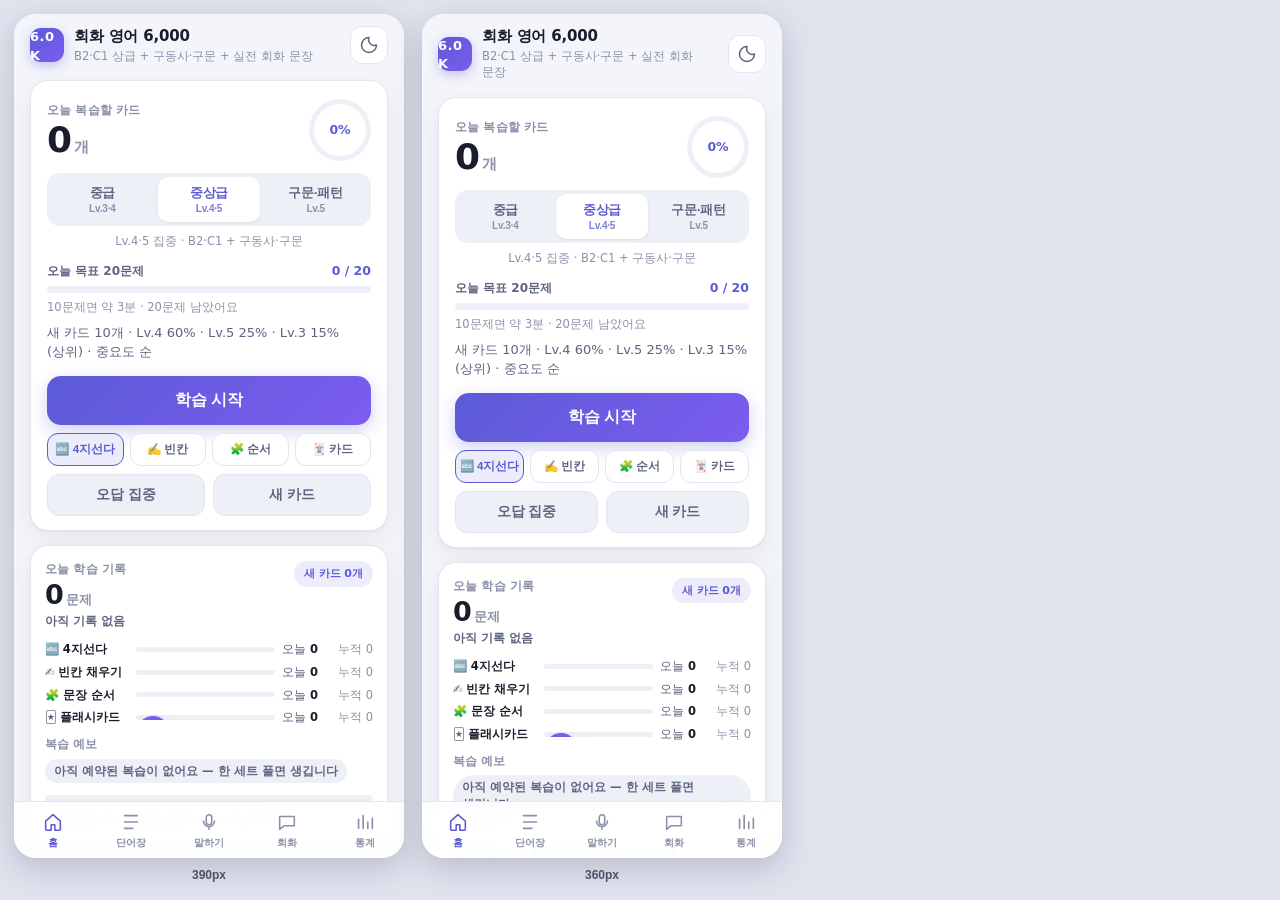
<file: shot.html>
<!DOCTYPE html>
<html lang="ko">
<head>
<meta charset="utf-8">
<title>촬영용 · 영어 회화 앱</title>
<style>
  body { margin: 0; background: #dfe3ee; font-family: -apple-system, "Apple SD Gothic Neo", sans-serif; }
  .devices { display: flex; gap: 18px; padding: 14px; align-items: flex-start; }
  iframe { border: 0; background: #fff; border-radius: 22px; box-shadow: 0 10px 30px rgba(20,24,45,.18); }
  .cap { font-size: 12px; color: #4a5068; text-align: center; margin-top: 6px; font-weight: 700; }
</style>
</head>
<body>
<script>
/* 개발용 페이지 — 이 페이지를 열 때는 앱 서비스워커를 잠시 끊어 예전 껍데기 캐시가
   iframe 으로 흘러들지 않게 한다(앱 화면을 다시 열면 스스로 재등록된다) */
if (navigator.serviceWorker && navigator.serviceWorker.getRegistrations) {
  navigator.serviceWorker.getRegistrations().then(function (rs) { rs.forEach(function (r) { r.unregister(); }); });
}
if (window.caches) { caches.keys().then(function (ks) { ks.forEach(function (k) { caches.delete(k); }); }); }
</script>
<div class="devices">
  <div><iframe id="f390" width="390" height="844"></iframe><div class="cap">390px</div></div>
  <div><iframe id="f360" width="360" height="844"></iframe><div class="cap">360px</div></div>
</div>
<script>
/* 한 폭만 촬영: shot.html?state=...&w=360 → iframe 하나만 */
(function () {
  var W = new URLSearchParams(location.search).get('w');
  if (!W) return;
  var h = W === '360' ? 780 : W === '430' ? 932 : 844;
  var host = document.querySelector('.devices');
  host.innerHTML = '<div><iframe id="f390" width="' + W + '" height="' + h + '"></iframe><div class="cap">' + W + 'px</div></div>';
})();
</script>
<script>
/* 캐시된 index.html 이 옛 app.js 를 물고 오지 않게 매번 새로 받는다 */
(function () {
  var cb = '?qa=1&cb=' + Date.now();
  document.getElementById('f390').src = 'index.html' + cb;
  var f6 = document.getElementById('f360');
  if (f6) f6.src = 'index.html' + cb;
})();
</script>
<script>
const state = new URLSearchParams(location.search).get('state') || 'home';
const sleep = ms => new Promise(r => setTimeout(r, ms));

async function drive(f) {
  await sleep(2600);
  const w = f.contentWindow, d = f.contentDocument;
  const q = s => d.querySelector(s);
  if (!w || !d || !q('#presetSeg') || !w.__QA) { document.title = 'ERR not ready'; return; }
  w.confirm = () => true;
  const qa = () => w.__QA;
  const answer = ok => {
    const card = qa().state().S.queue[qa().state().S.i].c;
    if (!q('#quizCard').hidden) {
      const ans = qa().options().answer;
      const btns = Array.from(d.querySelectorAll('#quizOptions .opt'));
      const b = ok ? btns.find(x => x.dataset.val === ans) : btns.find(x => x.dataset.val !== ans);
      if (b) b.click();
    }
  };
  try {
    if (state === 'home') {
      q('#startBtn').click(); await sleep(300);
      answer(true); await sleep(120); q('#fbNext').click(); await sleep(120);
      answer(true); await sleep(120); q('#fbNext').click(); await sleep(120);
      answer(true); await sleep(200);
      q('#studyBack').click(); await sleep(400);
    } else if (state === 'combo') {
      q('#startBtn').click(); await sleep(300);
      for (let i = 0; i < 4; i++) { answer(true); await sleep(90); if (q('#fbNext')) q('#fbNext').click(); await sleep(90); }
      w.scrollTo(0, 0); await sleep(200);
    } else if (state === 'feedback') {
      q('#startBtn').click(); await sleep(300);
      answer(false); await sleep(400);
    } else if (state === 'result') {
      q('#startBtn').click(); await sleep(300);
      let n = 0;
      while (q('#resultBox').hidden && n++ < 14) {
        const i = qa().state().S.i;
        answer(n % 3 !== 0); await sleep(90);
        if (q('#fbNext') && !q('#feedback').hidden) q('#fbNext').click();
        await sleep(90);
      }
      await sleep(300);
    } else if (state === 'goal') {
      q('.tab[data-tab="home"]').click(); await sleep(200);
    } else if (state === 'stats') {
      q('.tab[data-tab="stats"]').click(); await sleep(400);
    } else if (state === 'list') {
      q('.tab[data-tab="list"]').click(); await sleep(400);
    } else if (state === 'speak') {
      q('.tab[data-tab="speak"]').click(); await sleep(300);
      q('#speakType .seg[data-type="sent"]').click(); await sleep(120);
      q('#speakLv .chip[data-lv="6"]').click(); await sleep(120);
      q('#speakStart').click(); await sleep(400);
      const st = qa().speakState();
      if (st) qa().speakCheck(st.target);
      await sleep(400);
    } else if (state === 'chat') {
      q('.tab[data-tab="chat"]').click(); await sleep(350);
      q('#topicGrid .topic[data-t="cafe"]').click(); await sleep(350);
      qa().chatSend('I very like this cafe. Yesterday I go here.'); await sleep(600);
      qa().chatSend('Can I get a large latte?'); await sleep(600);
    } else if (state === 'hint' || state === 'hintdark') {
      if (state === 'hintdark') { q('#themeBtn').click(); await sleep(250); }
      q('.tab[data-tab="chat"]').click(); await sleep(320);
      q('#topicGrid .topic[data-t="cafe"]').click(); await sleep(320);
      qa().chatSend('I very like this cafe. Yesterday I go here.'); await sleep(700);
      for (let i = 0; i < 3; i++) { const hb = q('#chatHintBtn'); if (hb) { hb.click(); await sleep(120); } }
      await sleep(200);
    } else if (state === 'recall' || state === 'recalldark') {
      if (state === 'recalldark') { q('#themeBtn').click(); await sleep(250); }
      q('#startBtn').click(); await sleep(300);
      let n2 = 0;
      while (q('#resultBox').hidden && n2++ < 14) {
        answer(n2 % 3 !== 0); await sleep(80);
        if (q('#fbNext') && !q('#feedback').hidden) q('#fbNext').click();
        await sleep(80);
      }
      await sleep(320);
    } else if (state === 'v42chunk' || state === 'v42chunkdark') {
      if (state === 'v42chunkdark') { q('#themeBtn').click(); await sleep(250); }
      qa().startConv('blank'); await sleep(350);
      for (let i = 0; i < 12; i++) {
        const st = qa().state();
        if (!st.S || st.S.i >= st.S.queue.length) break;
        const card = st.S.queue[st.S.i].c;
        const pd = qa().pattern(card.w);
        const ok = qa().options().answer;
        const btns = Array.from(d.querySelectorAll('#blankOptions .opt'));
        const b = btns.find(x => String(x.dataset.val).toLowerCase() === String(ok).toLowerCase());
        if (b) b.click(); else break;
        await sleep(160);
        if (pd && pd.slots.length && q('#feedback .pat')) break;
        if (q('#fbNext') && !q('#feedback').hidden) q('#fbNext').click();
        await sleep(150);
      }
      await sleep(250);
      const pb = q('#feedback .pat');
      if (pb) pb.scrollIntoView({ block: 'center' });
      await sleep(250);
    } else if (state === 'v42chat') {
      q('.tab[data-tab="chat"]').click(); await sleep(320);
      q('#topicGrid .topic[data-t="daily"]').click(); await sleep(320);
      qa().chatSend('I very like this place. Yesterday I go to the gym.'); await sleep(700);
      qa().chatSend('He go to school everyday.'); await sleep(700);
      qa().chatClose(); await sleep(350);
      const cards = Array.from(d.querySelectorAll('.card'));
      const fc = cards.find(x => x.textContent.indexOf('내 문장 기록') > -1);
      if (fc) fc.scrollIntoView({ block: 'start' });
      await sleep(250);
    } else if (state === 'v43rec' || state === 'v43recdark') {
      if (state === 'v43recdark') { q('#themeBtn').click(); await sleep(250); }
      qa().startConv('blank'); await sleep(350);
      for (let i = 0; i < 12; i++) {
        const st = qa().state();
        if (!st.S || st.S.i >= st.S.queue.length) break;
        const card = st.S.queue[st.S.i].c;
        const pd = qa().pattern(card.w);
        const ok = qa().options().answer;
        const btns = Array.from(d.querySelectorAll('#blankOptions .opt'));
        const b = btns.find(x => String(x.dataset.val).toLowerCase() === String(ok).toLowerCase());
        if (b) b.click(); else break;
        await sleep(170);
        if (pd && pd.slots.length && q('#feedback .pat')) break;
        if (q('#fbNext') && !q('#feedback').hidden) q('#fbNext').click();
        await sleep(150);
      }
      await sleep(250);
      const rb = q('#feedback .chk-rec');
      if (rb) rb.scrollIntoView({ block: 'center' });
      await sleep(250);
    } else if (state === 'v43chat') {
      q('.tab[data-tab="chat"]').click(); await sleep(320);
      q('#topicGrid .topic[data-t="daily"]').click(); await sleep(320);
      qa().chatSend('I very like this place. Yesterday I go to the gym.'); await sleep(700);
      qa().chatSend('He go to school everyday.'); await sleep(700);
      qa().chatSend('I very like this music.'); await sleep(700);
      qa().chatClose(); await sleep(350);
      const cards2 = Array.from(d.querySelectorAll('.card'));
      const fc2 = cards2.find(x => x.textContent.indexOf('내 문장 기록') > -1);
      if (fc2) fc2.scrollIntoView({ block: 'start' });
      await sleep(250);
      const chip = d.querySelector('#chatFixTop .fix-top-chip');
      if (chip) { chip.click(); await sleep(300); if (fc2) fc2.scrollIntoView({ block: 'start' }); await sleep(250); }
    } else if (state === 'v44pat' || state === 'v44patdark') {
      /* 2차 틀 사전(조동사+주어) 패널 — 'Could you ___?' 카드를 찾아 피드백을 연다 */
      if (state === 'v44patdark') { q('#themeBtn').click(); await sleep(250); }
      qa().startConv('blank'); await sleep(380);
      for (let i = 0; i < 16; i++) {
        const st = qa().state();
        if (!st.S || st.S.i >= st.S.queue.length) break;
        const card = st.S.queue[st.S.i].c;
        const pd = qa().pattern(card.w);
        const ok = qa().options().answer;
        const btns = Array.from(d.querySelectorAll('#blankOptions .opt'));
        const b = btns.find(x => String(x.dataset.val).toLowerCase() === String(ok).toLowerCase());
        if (b) b.click(); else break;
        await sleep(180);
        if (pd && pd.tier === 2 && q('#feedback .pat')) break;
        if (q('#fbNext') && !q('#feedback').hidden) q('#fbNext').click();
        await sleep(150);
      }
      await sleep(250);
      const pb2 = q('#feedback .pat');
      if (pb2) pb2.scrollIntoView({ block: 'center' });
      await sleep(250);
    } else if (state === 'v44cmp' || state === 'v44cmpdark') {
      /* 비교 듣기 원어민 속도 — 녹음 이후 상태를 점검용 녹음으로 만든다 */
      if (state === 'v44cmpdark') { q('#themeBtn').click(); await sleep(250); }
      qa().startConv('blank'); await sleep(380);
      for (let i = 0; i < 12; i++) {
        const st = qa().state();
        if (!st.S || st.S.i >= st.S.queue.length) break;
        const card = st.S.queue[st.S.i].c;
        const ok = qa().options().answer;
        const btns = Array.from(d.querySelectorAll('#blankOptions .opt'));
        const b = btns.find(x => String(x.dataset.val).toLowerCase() === String(ok).toLowerCase());
        if (b) b.click(); else break;
        await sleep(180);
        if (q('#feedback .chk-rec')) break;
        if (q('#fbNext') && !q('#feedback').hidden) q('#fbNext').click();
        await sleep(150);
      }
      await sleep(200);
      qa().recFake(3);
      await sleep(300);
      const spb = d.querySelector('#feedback .chk-rec .cmp-sp[data-recp="0.75"]');
      if (spb) spb.click();
      await sleep(400);
      const rb2 = q('#feedback .chk-rec');
      if (rb2) rb2.scrollIntoView({ block: 'center' });
      await sleep(250);
    } else if (state === 'v44fix') {
      /* 교정 기간 7일/30일/전체 + 규칙 미니 추이 */
      q('.tab[data-tab="chat"]').click(); await sleep(320);
      q('#topicGrid .topic[data-t="daily"]').click(); await sleep(320);
      qa().chatSend('I very like this place. Yesterday I go to the gym.'); await sleep(650);
      qa().chatSend('He go to school everyday.'); await sleep(650);
      qa().chatClose(); await sleep(300);
      qa().seedFixes([
        { days: 0, text: 'I very like this place.', corrected: 'I really like this place.', notes: [{ from: 'very like', to: 'really like', why: 'very는 동사를 꾸미지 못합니다 — really' }] },
        { days: 3, text: 'Yesterday I go to the gym.', corrected: 'Yesterday I went to the gym.', notes: [{ from: 'I go', to: 'I went', why: '과거 시점(yesterday)이 있어 과거형' }, { from: 'to the gym', to: 'to the gym', why: '관사' }] },
        { days: 20, text: 'He go to school everyday.', corrected: 'He goes to school every day.', notes: [{ from: 'He go', to: 'He goes', why: '3인칭 단수 현재' }, { from: 'everyday', to: 'every day', why: '전치사·부사' }] },
        { days: 45, text: 'I am agree with you.', corrected: 'I agree with you.', notes: [{ from: 'I am agree', to: 'I agree', why: 'be동사 중복' }, { from: 'with you', to: 'with you', why: '관사' }] }
      ]);
      await sleep(300);
      const fp = q('#chatFixTrend .fp-chip[data-p="30"]');
      if (fp) { fp.click(); await sleep(300); }
      const chip2 = d.querySelector('#chatFixTop .fix-top-chip');
      if (chip2) { chip2.click(); await sleep(300); }
      const cards3 = Array.from(d.querySelectorAll('.card'));
      const fc3 = cards3.find(x => x.textContent.indexOf('내 문장 기록') > -1);
      if (fc3) fc3.scrollIntoView({ block: 'start' });
      await sleep(300);
    } else if (state === 'v45week' || state === 'v45month' || state === 'v45dark') {
      /* 교정 기간 — 이번 주(월~일) / 전체 월 묶음 */
      if (state === 'v45dark') { q('#themeBtn').click(); await sleep(250); }
      q('.tab[data-tab="chat"]').click(); await sleep(320);
      q('#topicGrid .topic[data-t="daily"]').click(); await sleep(320);
      qa().chatSend('I very like this place. Yesterday I go to the gym.'); await sleep(600);
      qa().chatSend('He go to school everyday.'); await sleep(600);
      qa().chatClose(); await sleep(300);
      const now = Date.now(), D = 86400000, wk = qa().weekStart();
      qa().seedFixes([
        { at: Math.max(wk + 3600000, now - 3 * 3600000), text: 'Yesterday I go to the gym.', corrected: 'Yesterday I went to the gym.', notes: [{ from: 'I go', to: 'I went', why: '시제' }] },
        { at: now - 8 * D, text: 'He go to school everyday.', corrected: 'He goes to school every day.', notes: [{ from: 'He go', to: 'He goes', why: '시제' }, { from: 'everyday', to: 'every day', why: '관사' }] },
        { at: now - 24 * D, text: 'I am agree with you.', corrected: 'I agree with you.', notes: [{ from: 'I am agree', to: 'I agree', why: '어순' }, { from: 'with you', to: 'with you', why: '전치사' }] },
        { at: now - 45 * D, text: 'I very like this cafe.', corrected: 'I really like this cafe.', notes: [{ from: 'very like', to: 'really like', why: '부사' }] }
      ]);
      await sleep(300);
      if (state === 'v45month') { const fp0 = q('#chatFixTrend .fp-chip[data-p="0"]'); if (fp0) { fp0.click(); await sleep(320); } }
      else { const fp1 = q('#chatFixTrend .fp-chip[data-p="-1"]'); if (fp1) { fp1.click(); await sleep(320); } }
      const cards4 = Array.from(d.querySelectorAll('.card'));
      const fc4 = cards4.find(x => x.textContent.indexOf('내 문장 기록') > -1);
      if (fc4) fc4.scrollIntoView({ block: 'start' });
      await sleep(300);
    } else if (state === 'v45fixrun') {
      /* 고친 문장 다시 말하기 — 규칙을 골라 그 문장만 10개 */
      q('.tab[data-tab="chat"]').click(); await sleep(320);
      q('#topicGrid .topic[data-t="daily"]').click(); await sleep(320);
      qa().chatSend('Yesterday I go to the gym with my friend.'); await sleep(600);
      qa().chatSend('He go to school everyday.'); await sleep(600);
      qa().chatClose(); await sleep(300);
      qa().seedFixes([
        { at: Date.now() - 60000, text: 'Yesterday I go to the gym.', corrected: 'Yesterday I went to the gym.', notes: [{ from: 'I go', to: 'I went', why: '시제' }] },
        { at: Date.now() - 120000, text: 'He go to school everyday.', corrected: 'He goes to school every day.', notes: [{ from: 'He go', to: 'He goes', why: '시제' }] }
      ]);
      await sleep(250);
      qa().fixFilter('시제'); await sleep(260);
      const sb = q('#chatFixSay'); if (sb) { sb.click(); await sleep(420); }
    } else if (state === 'v45echo') {
      /* 청크 리듬 따라 말하기 — 피드백의 청크 패널 */
      qa().startConv('blank'); await sleep(380);
      for (let i = 0; i < 12; i++) {
        const st = qa().state();
        if (!st.S || st.S.i >= st.S.queue.length) break;
        const ok = qa().options().answer;
        const btns = Array.from(d.querySelectorAll('#blankOptions .opt'));
        const b = btns.find(x => String(x.dataset.val).toLowerCase() === String(ok).toLowerCase());
        if (b) b.click(); else break;
        await sleep(180);
        if (q('#feedback .chk [data-act="echo"]')) break;
        if (q('#fbNext') && !q('#feedback').hidden) q('#fbNext').click();
        await sleep(150);
      }
      await sleep(250);
      const ec = q('#feedback .chk [data-act="echo"]');
      if (ec) ec.click();
      await sleep(400);
      const ab = q('#feedback .chk-acts');
      if (ab) ab.scrollIntoView({ block: 'center' });
      await sleep(250);
    } else if (state === 'v45patlive') {
      /* 패턴 치환 — 칩을 누르면 지금 문장이 바뀐다 */
      qa().startConv('blank'); await sleep(380);
      for (let i = 0; i < 16; i++) {
        const st = qa().state();
        if (!st.S || st.S.i >= st.S.queue.length) break;
        const card = st.S.queue[st.S.i].c;
        const pd = qa().pattern(card.w);
        const ok = qa().options().answer;
        const btns = Array.from(d.querySelectorAll('#blankOptions .opt'));
        const b = btns.find(x => String(x.dataset.val).toLowerCase() === String(ok).toLowerCase());
        if (b) b.click(); else break;
        await sleep(180);
        if (pd && pd.tier === 2 && pd.slots.length === 3 && q('#feedback .pat')) break;
        if (q('#fbNext') && !q('#feedback').hidden) q('#fbNext').click();
        await sleep(150);
      }
      await sleep(250);
      const pc = q('#feedback .pat .pat-chip');
      if (pc) { pc.click(); await sleep(300); }
      const pb3 = q('#feedback .pat');
      if (pb3) pb3.scrollIntoView({ block: 'center' });
      await sleep(250);
    } else if (state === 'v47rev') {
      /* v4.7 세션 복기 — 정답·오답을 섞어 10문제를 끊고 결과에서 틀린 줄을 연다 */
      q('#startBtn').click(); await sleep(320);
      let n = 0, wi = -1;
      while (q('#resultBox').hidden && n < 24) {
        const st = qa().state();
        if (!st.S || st.S.i >= st.S.queue.length) break;
        const ans = qa().options().answer;
        const btns = Array.from(d.querySelectorAll('#quizOptions .opt'));
        const wantOk = n % 3 !== 0;
        const b = wantOk ? btns.find(x => x.dataset.val === ans) : btns.find(x => x.dataset.val !== ans);
        if (!b) break;
        if (!wantOk && wi < 0) wi = n;
        b.click(); await sleep(90);
        n++;
        if (q('#fbNext') && !q('#feedback').hidden) q('#fbNext').click();
        await sleep(90);
      }
      await sleep(350);
      if (wi < 0) wi = 0;
      qa().revOpen(Math.min(wi, n - 1));
      await sleep(300);
      const rr = q('#rList .r-wrap.open');
      if (rr) rr.scrollIntoView({ block: 'center' });
      await sleep(250);
    } else if (state === 'v47pat') {
      /* v4.7 패턴 3연타 — 슬롯 3개짜리 틀을 피드백에 띄우고 3연타 2번째 문장 */
      qa().startConv('blank'); await sleep(380);
      for (let i = 0; i < 16; i++) {
        const st = qa().state();
        if (!st.S || st.S.i >= st.S.queue.length) break;
        const card = st.S.queue[st.S.i].c;
        const pd = qa().pattern(card.w);
        const ok = qa().options().answer;
        const btns = Array.from(d.querySelectorAll('#blankOptions .opt'));
        const b = btns.find(x => String(x.dataset.val).toLowerCase() === String(ok).toLowerCase());
        if (b) b.click(); else break;
        await sleep(180);
        if (pd && pd.tier === 2 && pd.slots.length === 3 && q('#feedback .pat')) break;
        if (q('#fbNext') && !q('#feedback').hidden) q('#fbNext').click();
        await sleep(150);
      }
      await sleep(250);
      const go = q('#feedback .pat [data-act="run"]');
      if (go) { go.click(); await sleep(300); }
      const nx = q('#feedback .pat [data-pr="next"]');
      if (nx) { nx.click(); await sleep(260); }
      const pb4 = q('#feedback .pat');
      if (pb4) pb4.scrollIntoView({ block: 'center' });
      await sleep(250);
    } else if (state === 'dark') {
      q('#themeBtn').click(); await sleep(250);
      q('#startBtn').click(); await sleep(300);
      answer(true); await sleep(150); q('#fbNext').click(); await sleep(150);
      answer(false); await sleep(400);
    }
  } catch (e) {
    document.title = 'ERR ' + e.message;
  }
}

drive(document.getElementById('f390'));
if (document.getElementById('f360')) drive(document.getElementById('f360'));
</script>
</body>
</html>
</file>
<file: styles.css>
/* 회화 영어 단어장 · 5000 SRS */
:root {
  --bg: #f4f5fa;
  --bg-elev: #ffffff;
  --bg-soft: #eef0f8;
  --line: #e3e6f0;
  --text: #191c2b;
  --text-soft: #5d6480;
  --text-dim: #8b91a8;
  --accent: #5b5bd6;
  --accent-soft: #ececfb;
  --accent-2: #7c5cf0;
  --ok: #12906a;
  --ok-soft: #e5f6ef;
  --warn: #c2820b;
  --warn-soft: #fdf3e0;
  --bad: #c9415a;
  --bad-soft: #fdecef;
  --shadow: 0 1px 2px rgba(20, 24, 45, .05), 0 8px 24px rgba(20, 24, 45, .06);
  --radius: 18px;
}

html[data-theme="dark"] {
  --bg: #10121b;
  --bg-elev: #191c28;
  --bg-soft: #232735;
  --line: #2c3142;
  --text: #eef0f7;
  --text-soft: #aab1c6;
  --text-dim: #7c8399;
  --accent: #8b8bf5;
  --accent-soft: #24243f;
  --accent-2: #a78bfa;
  --ok: #4ecfa3;
  --ok-soft: #17302a;
  --warn: #e0b04a;
  --warn-soft: #30281a;
  --bad: #f2809a;
  --bad-soft: #331d24;
  --shadow: 0 1px 2px rgba(0, 0, 0, .3), 0 8px 24px rgba(0, 0, 0, .25);
}

* { box-sizing: border-box; -webkit-tap-highlight-color: transparent; }

[hidden] { display: none !important; }

html, body { margin: 0; padding: 0; }

body {
  background: var(--bg);
  color: var(--text);
  font-family: -apple-system, BlinkMacSystemFont, "Apple SD Gothic Neo", "Pretendard",
    "Noto Sans KR", "SamsungOne", "Malgun Gothic", "Segoe UI", Roboto, system-ui, sans-serif,
    "Apple Color Emoji", "Segoe UI Emoji", "Noto Color Emoji";
  font-size: 15px;
  line-height: 1.45;
  word-break: keep-all;          /* 한글 단어가 중간에서 끊기지 않게 */
  overflow-wrap: anywhere;       /* 긴 영어·주소는 필요할 때만 끊는다 */
  -webkit-font-smoothing: antialiased;
  overflow-x: hidden;
  overscroll-behavior-y: none;
}

/* 발음기호(IPA)는 전용 글괴으로 — 일부 기기에서 글자가 네모로 나오는 것을 막는다 */
.quiz-phon, .sheet-phon, .fb-phon {
  font-family: "Noto Sans", "DejaVu Sans", "Segoe UI", Roboto, system-ui, sans-serif;
}

#app {
  max-width: 480px;
  margin: 0 auto;
  min-height: 100vh;
  min-height: 100dvh;
  display: flex;
  flex-direction: column;
  padding-bottom: calc(78px + env(safe-area-inset-bottom));
}

/* ---------- 상단 ---------- */
.topbar {
  position: sticky;
  top: 0;
  z-index: 20;
  display: flex;
  align-items: center;
  justify-content: space-between;
  gap: 10px;
  padding: calc(12px + env(safe-area-inset-top)) 16px 10px;
  background: color-mix(in srgb, var(--bg) 88%, transparent);
  backdrop-filter: saturate(160%) blur(12px);
  -webkit-backdrop-filter: saturate(160%) blur(12px);
}
.brand { display: flex; align-items: center; gap: 10px; min-width: 0; }
.logo {
  width: 34px; height: 34px; flex: 0 0 34px;
  border-radius: 11px;
  background: linear-gradient(140deg, var(--accent), var(--accent-2));
  color: #fff; font-weight: 800; font-size: 13px; letter-spacing: .5px;
  display: grid; place-items: center;
  box-shadow: 0 4px 12px rgba(91, 91, 214, .32);
}
.brand-text { display: flex; flex-direction: column; min-width: 0; }
.brand-text strong { font-size: 15px; letter-spacing: -.2px; }
.brand-text span { font-size: 11.5px; color: var(--text-dim); }

.icon-btn {
  border: 1px solid var(--line);
  background: var(--bg-elev);
  color: var(--text-soft);
  width: 38px; height: 38px; border-radius: 12px;
  display: grid; place-items: center;
  cursor: pointer;
  transition: transform .12s ease, background .15s ease;
}
.icon-btn:active { transform: scale(.94); }

main { flex: 1; padding: 6px 16px 20px; }
.view { display: flex; flex-direction: column; gap: 14px; animation: fade .18s ease; }
@keyframes fade { from { opacity: 0; transform: translateY(4px); } to { opacity: 1; transform: none; } }

.card {
  background: var(--bg-elev);
  border: 1px solid var(--line);
  border-radius: var(--radius);
  box-shadow: var(--shadow);
  padding: 16px;
}

.section-title {
  margin: 6px 2px -4px;
  font-size: 13px;
  font-weight: 700;
  color: var(--text-soft);
  display: flex; align-items: center; justify-content: space-between;
  letter-spacing: -.1px;
}
.link-btn { border: 0; background: none; color: var(--accent); font-size: 12.5px; font-weight: 600; padding: 4px; cursor: pointer; }

.eyebrow { margin: 0; font-size: 12px; color: var(--text-dim); font-weight: 600; letter-spacing: .1px; }
.muted { color: var(--text-soft); }
.small { font-size: 12.5px; }

/* ---------- 홈 ---------- */
.hero { padding: 18px 16px 14px; }
.hero-top { display: flex; align-items: center; justify-content: space-between; gap: 12px; }
.hero-num { margin: 2px 0 0; font-size: 36px; font-weight: 800; letter-spacing: -1.4px; line-height: 1.05; }
.hero-num .unit { font-size: 15px; font-weight: 600; color: var(--text-dim); margin-left: 3px; letter-spacing: 0; }
.hero-sub { margin: 8px 0 14px; font-size: 13px; color: var(--text-soft); }

.ring {
  --p: 0;
  width: 62px; height: 62px; flex: 0 0 62px; border-radius: 50%;
  background: conic-gradient(var(--accent) calc(var(--p) * 1%), var(--bg-soft) 0);
  display: grid; place-items: center;
  position: relative;
}
.ring::after {
  content: ""; position: absolute; inset: 5px; border-radius: 50%; background: var(--bg-elev);
}
.ring span { position: relative; z-index: 1; font-size: 12.5px; font-weight: 800; color: var(--accent); }

.primary-btn {
  width: 100%; border: 0; border-radius: 14px;
  background: linear-gradient(135deg, var(--accent), var(--accent-2));
  color: #fff; font-size: 15.5px; font-weight: 700; letter-spacing: -.2px;
  padding: 14px; cursor: pointer;
  box-shadow: 0 6px 18px rgba(91, 91, 214, .28);
  transition: transform .12s ease, filter .15s ease;
}
.primary-btn:active { transform: scale(.985); filter: brightness(.96); }
.hero-actions { display: flex; gap: 8px; margin-top: 8px; }
.ghost-btn {
  flex: 1; border: 1px solid var(--line); background: var(--bg-soft);
  color: var(--text-soft); border-radius: 12px; padding: 11px 8px;
  font-size: 13.5px; font-weight: 600; cursor: pointer;
}
.ghost-btn:active { background: var(--accent-soft); color: var(--accent); }
.ghost-btn.wide { width: 100%; margin-top: 8px; }

.stat-row { display: grid; grid-template-columns: repeat(3, 1fr); gap: 8px; }
.mini { padding: 12px 8px; text-align: center; display: flex; flex-direction: column; gap: 2px; }
.mini b { font-size: 19px; letter-spacing: -.5px; }
.mini span { font-size: 11.5px; color: var(--text-dim); }

.levels { display: flex; flex-direction: column; gap: 8px; }
.level-row {
  display: flex; align-items: center; gap: 12px;
  background: var(--bg-elev); border: 1px solid var(--line);
  border-radius: 15px; padding: 13px 14px; cursor: pointer;
  transition: border-color .15s ease, transform .12s ease;
}
.level-row:active { transform: scale(.99); border-color: var(--accent); }
.lv-badge {
  width: 40px; height: 40px; flex: 0 0 40px; border-radius: 12px;
  display: grid; place-items: center; font-weight: 800; font-size: 13px;
  background: var(--accent-soft); color: var(--accent);
}
.lv-badge.l2 { background: var(--ok-soft); color: var(--ok); }
.lv-badge.l3 { background: var(--warn-soft); color: var(--warn); }
.lv-badge.l4 { background: var(--bad-soft); color: var(--bad); }
.lv-badge.l5 { background: var(--accent-soft); color: var(--accent-2); }
.lv-mid { flex: 1; min-width: 0; }
.lv-name { display: flex; align-items: baseline; gap: 6px; }
.lv-name b { font-size: 14px; letter-spacing: -.2px; }
.lv-name span { font-size: 11.5px; color: var(--text-dim); }
.lv-bar { height: 5px; background: var(--bg-soft); border-radius: 99px; margin-top: 7px; overflow: hidden; }
.lv-bar i { display: block; height: 100%; background: var(--accent); border-radius: 99px; transition: width .4s ease; }
.level-row.l2 .lv-bar i { background: var(--ok); }
.level-row.l3 .lv-bar i { background: var(--warn); }
.level-row.l4 .lv-bar i { background: var(--bad); }
.level-row.l5 .lv-bar i { background: var(--accent-2); }
.lv-pct { font-size: 12px; font-weight: 700; color: var(--text-soft); flex: 0 0 auto; }

.weak-card { padding: 14px; }
.weak-head { display: flex; align-items: center; justify-content: space-between; gap: 10px; }
.weak-num { margin: 3px 0 0; font-size: 14px; font-weight: 700; }
.small-btn {
  border: 0; background: var(--accent-soft); color: var(--accent);
  border-radius: 10px; padding: 9px 14px; font-size: 13px; font-weight: 700; cursor: pointer;
}
.weak-chips { display: flex; flex-wrap: wrap; gap: 6px; margin-top: 10px; }
.weak-chip {
  font-size: 12.5px; padding: 5px 10px; border-radius: 8px;
  background: var(--bad-soft); color: var(--bad); font-weight: 600;
  border: 0; cursor: pointer;
}
.foot-note { text-align: center; font-size: 11px; color: var(--text-dim); margin: 4px 0 0; }

/* ---------- 학습 ---------- */
.study-bar { display: flex; align-items: center; gap: 10px; }
.icon-btn.back { width: 36px; height: 36px; flex: 0 0 36px; }
.progress { flex: 1; height: 7px; background: var(--bg-soft); border-radius: 99px; overflow: hidden; }
.progress span { display: block; height: 100%; width: 0; background: linear-gradient(90deg, var(--accent), var(--accent-2)); border-radius: 99px; transition: width .3s ease; }
.counter { font-size: 12.5px; color: var(--text-dim); font-variant-numeric: tabular-nums; min-width: 44px; text-align: right; }

.mode-switch {
  display: grid; grid-template-columns: repeat(4, 1fr); gap: 4px;
  background: var(--bg-soft); border-radius: 13px; padding: 4px;
}
.seg {
  border: 0; background: transparent; color: var(--text-soft);
  border-radius: 10px; padding: 9px 6px; font-size: 13.5px; font-weight: 700; cursor: pointer;
  transition: background .15s ease, color .15s ease;
}
.seg.active { background: var(--bg-elev); color: var(--text); box-shadow: 0 1px 3px rgba(0,0,0,.08); }

.quiz-card { padding: 20px 16px; min-height: 340px; display: flex; flex-direction: column; }
.quiz-tag { margin: 0; font-size: 12.5px; color: var(--text-dim); font-weight: 600; }
.quiz-word-row { display: flex; align-items: center; gap: 8px; margin-top: 14px; }
.quiz-word { margin: 0; font-size: 30px; font-weight: 800; letter-spacing: -1px; line-height: 1.15; word-break: break-word; }
.quiz-phon { margin: 4px 0 0; font-size: 13.5px; color: var(--text-dim); min-height: 18px; }
.speak {
  border: 0; background: var(--accent-soft); color: var(--accent);
  width: 34px; height: 34px; flex: 0 0 34px; border-radius: 10px;
  display: grid; place-items: center; cursor: pointer; margin-left: auto;
}
.speak:active { transform: scale(.93); }
.speak.big { width: 42px; height: 42px; margin: 14px auto 0; }

.options { display: flex; flex-direction: column; gap: 8px; margin-top: 18px; }
.opt {
  display: flex; align-items: center; gap: 10px;
  border: 1.5px solid var(--line); background: var(--bg-elev);
  color: var(--text); border-radius: 13px; padding: 13px 14px;
  font-size: 14.5px; font-weight: 600; text-align: left; cursor: pointer;
  transition: border-color .12s ease, background .12s ease, transform .1s ease;
  min-height: 50px;
}
.opt:active { transform: scale(.995); }
.opt .key {
  width: 22px; height: 22px; flex: 0 0 22px; border-radius: 7px;
  background: var(--bg-soft); color: var(--text-dim);
  font-size: 11.5px; font-weight: 700; display: grid; place-items: center;
}
.opt.correct { border-color: var(--ok); background: var(--ok-soft); color: var(--ok); }
.opt.correct .key { background: var(--ok); color: #fff; }
.opt.wrong { border-color: var(--bad); background: var(--bad-soft); color: var(--bad); }
.opt.wrong .key { background: var(--bad); color: #fff; }
.opt:disabled { cursor: default; }
.opt.dim { opacity: .55; }

.feedback { padding: 14px; display: flex; flex-direction: column; gap: 8px; }
.feedback .fb-head { display: flex; align-items: center; justify-content: space-between; gap: 8px; }
.feedback .fb-title { font-size: 14px; font-weight: 800; }
.fb-title.ok { color: var(--ok); }
.fb-title.no { color: var(--bad); }
.fb-next { border: 0; background: var(--accent); color: #fff; border-radius: 10px; padding: 9px 16px; font-weight: 700; font-size: 13.5px; cursor: pointer; }
.fb-ex { margin: 0; font-size: 13.5px; }
.fb-ex .en { font-weight: 600; }
.fb-ex .ko { color: var(--text-soft); font-size: 12.5px; margin-top: 2px; }
.fb-srs { font-size: 12px; color: var(--warn); background: var(--warn-soft); border-radius: 9px; padding: 8px 10px; font-weight: 600; }

/* 플래시카드 */
#cardBox { position: relative; }
.fc-float { position: absolute; top: 14px; right: 14px; z-index: 3; margin: 0; background: var(--accent-soft); }
.flip { padding: 0; min-height: 372px; cursor: pointer; perspective: 1400px; background: transparent; border: 0; box-shadow: none; }
.flip-inner {
  position: relative; width: 100%; min-height: 372px;
  transform-style: preserve-3d; transition: transform .45s cubic-bezier(.4, .2, .2, 1);
}
.flip.flipped .flip-inner { transform: rotateY(180deg); }
.flip-face {
  position: absolute; inset: 0;
  background: var(--bg-elev); border: 1px solid var(--line); border-radius: var(--radius);
  box-shadow: var(--shadow);
  backface-visibility: hidden; -webkit-backface-visibility: hidden;
  padding: 22px 18px; display: flex; flex-direction: column; align-items: center; justify-content: center; text-align: center;
  overflow-y: auto;
  transition: opacity .16s linear .16s;
}
.flip .front { opacity: 1; }
.flip.flipped .front { opacity: 0; pointer-events: none; }
.flip .back { transform: rotateY(180deg); opacity: 0; pointer-events: none; }
.flip.flipped .back { opacity: 1; pointer-events: auto; }
.pos { margin: 0; font-size: 12px; font-weight: 700; color: var(--accent); background: var(--accent-soft); padding: 3px 9px; border-radius: 7px; }
.fc-word { margin: 14px 0 0; font-size: 34px; font-weight: 800; letter-spacing: -1.2px; line-height: 1.15; word-break: break-word; }
.fc-phon { margin: 6px 0 0; font-size: 14px; color: var(--text-dim); }
.hint { margin: 18px 0 0; font-size: 12px; color: var(--text-dim); }
.fc-meaning { margin: 12px 0 0; font-size: 22px; font-weight: 800; letter-spacing: -.5px; line-height: 1.35; word-break: keep-all; }
.fc-ex { margin-top: 18px; padding: 12px 14px; background: var(--bg-soft); border-radius: 12px; width: 100%; text-align: left; }
.ex-en { margin: 0; font-size: 14px; font-weight: 600; line-height: 1.4; }
.ex-ko { margin: 4px 0 0; font-size: 13px; color: var(--text-soft); line-height: 1.4; }

.grade-row { display: grid; grid-template-columns: repeat(3, 1fr); gap: 8px; }
.grade { border: 1px solid var(--line); background: var(--bg-elev); border-radius: 13px; padding: 13px 6px; font-size: 14px; font-weight: 700; cursor: pointer; }
.grade.bad { color: var(--bad); border-color: color-mix(in srgb, var(--bad) 35%, var(--line)); }
.grade.mid { color: var(--warn); border-color: color-mix(in srgb, var(--warn) 35%, var(--line)); }
.grade.good { color: var(--ok); border-color: color-mix(in srgb, var(--ok) 35%, var(--line)); }
.grade:active { transform: scale(.97); }
.grade[disabled] { opacity: .45; }

/* 결과 */
.result { text-align: center; padding: 24px 18px; }
.result-num { margin: 6px 0 0; font-size: 40px; font-weight: 800; letter-spacing: -1.5px; }
.result-sub { margin: 4px 0 16px; color: var(--text-soft); font-size: 13.5px; }
.result-list { display: flex; flex-direction: column; gap: 6px; margin-bottom: 18px; max-height: 240px; overflow-y: auto; }
.r-item { display: flex; align-items: center; justify-content: space-between; gap: 10px; padding: 10px 12px; border-radius: 11px; background: var(--bg-soft); font-size: 13.5px; text-align: left; }
.r-item b { font-weight: 700; }
.r-item span { font-size: 12px; color: var(--text-soft); }
.r-item.no b { color: var(--bad); }

/* ---------- 단어장 ---------- */
.search-wrap { position: relative; display: flex; align-items: center; }
.search-icon { position: absolute; left: 13px; color: var(--text-dim); pointer-events: none; }
#searchInput {
  width: 100%; border: 1px solid var(--line); background: var(--bg-elev);
  border-radius: 13px; padding: 13px 38px 13px 38px; font-size: 14.5px; color: var(--text);
  font-family: inherit; outline: none; -webkit-appearance: none;
}
#searchInput:focus { border-color: var(--accent); box-shadow: 0 0 0 3px var(--accent-soft); }
#searchInput::-webkit-search-cancel-button { display: none; }
.clear-btn {
  position: absolute; right: 8px; width: 28px; height: 28px; border-radius: 9px;
  border: 0; background: var(--bg-soft); color: var(--text-dim); font-size: 12px; cursor: pointer;
}
.chips-scroll {
  display: flex; gap: 6px; overflow-x: auto; padding-bottom: 2px;
  scrollbar-width: none; -ms-overflow-style: none;
  -webkit-overflow-scrolling: touch; scroll-padding-right: 12px;
}
.chips-scroll::-webkit-scrollbar { display: none; }
.chip {
  flex: 0 0 auto; border: 1px solid var(--line); background: var(--bg-elev); color: var(--text-soft);
  border-radius: 99px; padding: 7px 13px; font-size: 12.5px; font-weight: 600; cursor: pointer; white-space: nowrap;
}
.chip.active { background: var(--accent); border-color: var(--accent); color: #fff; }
.list-meta { margin: -4px 2px; font-size: 12px; color: var(--text-dim); }
.word-list { display: flex; flex-direction: column; gap: 7px; }
.word-item {
  display: flex; align-items: center; gap: 10px;
  background: var(--bg-elev); border: 1px solid var(--line);
  border-radius: 13px; padding: 11px 12px; cursor: pointer;
}
.word-item:active { border-color: var(--accent); }
.wi-main { flex: 1; min-width: 0; }
.wi-top { display: flex; align-items: center; gap: 6px; }
.wi-word { font-size: 15px; font-weight: 700; letter-spacing: -.2px; white-space: nowrap; overflow: hidden; text-overflow: ellipsis; }
.wi-pos { font-size: 10.5px; color: var(--text-dim); border: 1px solid var(--line); border-radius: 5px; padding: 1px 4px; flex: 0 0 auto; }
.imp-badge {
  flex: 0 0 auto; font-size: 9.5px; font-weight: 800; line-height: 1;
  padding: 3px 6px; border-radius: 6px; letter-spacing: -.1px;
  background: var(--accent-soft); color: var(--accent); white-space: nowrap;
}
.imp-badge.hot { background: var(--warn-soft); color: var(--warn); }
.pill.imp { background: var(--accent-soft); color: var(--accent); }
.pill.imp.hot { background: var(--warn-soft); color: var(--warn); }
.wi-mean { font-size: 12.5px; color: var(--text-soft); white-space: nowrap; overflow: hidden; text-overflow: ellipsis; margin-top: 2px; }
.wi-state { width: 8px; height: 8px; border-radius: 50%; background: var(--line); flex: 0 0 8px; }
.wi-state.s1 { background: var(--warn); }
.wi-state.s2 { background: var(--ok); }
.star { border: 0; background: none; font-size: 16px; line-height: 1; padding: 4px; cursor: pointer; color: var(--text-dim); }
.star.on { color: #f5b301; }
.more-btn { border: 1px dashed var(--line); background: transparent; color: var(--text-soft); border-radius: 12px; padding: 12px; font-size: 13px; font-weight: 600; cursor: pointer; }
.empty { text-align: center; color: var(--text-dim); font-size: 13px; padding: 40px 10px; }

/* ---------- 통계 ---------- */
.card-title { margin: 0 0 12px; font-size: 14px; font-weight: 800; letter-spacing: -.2px; }
.big-progress { height: 10px; background: var(--bg-soft); border-radius: 99px; overflow: hidden; }
.big-progress span { display: block; height: 100%; width: 0; border-radius: 99px; background: linear-gradient(90deg, var(--accent), var(--accent-2)); transition: width .5s ease; }
#totalText { margin: 8px 0 0; font-size: 12.5px; }
.week { display: flex; align-items: flex-end; gap: 6px; height: 78px; margin-top: 16px; }
.week-day { flex: 1; display: flex; flex-direction: column; align-items: center; gap: 5px; height: 100%; justify-content: flex-end; }
.week-day i { display: block; width: 100%; max-width: 26px; background: color-mix(in srgb, var(--accent) 32%, transparent); border-radius: 6px 6px 3px 3px; min-height: 4px; transition: height .4s ease; }
.week-day.today i { background: var(--accent); }
.week-day b { font-size: 10px; color: var(--text-dim); font-weight: 600; }
.week-val { font-size: 10px; color: var(--text-soft); font-weight: 700; height: 12px; }
.setting-row { display: flex; align-items: center; justify-content: space-between; gap: 12px; padding: 11px 0; border-top: 1px solid var(--line); }
.setting-row:first-of-type { border-top: 0; padding-top: 0; }
.setting-row > div:first-child { display: flex; flex-direction: column; gap: 1px; }
.setting-row b { font-size: 13.5px; font-weight: 700; }
.setting-row .muted { font-size: 11.5px; }
.stepper { display: flex; align-items: center; gap: 4px; background: var(--bg-soft); border-radius: 11px; padding: 3px; }
.stepper button { width: 30px; height: 30px; border: 0; border-radius: 8px; background: var(--bg-elev); color: var(--text); font-size: 16px; font-weight: 700; cursor: pointer; }
.stepper span { min-width: 30px; text-align: center; font-weight: 700; font-size: 13.5px; }
.seg-mini { display: flex; background: var(--bg-soft); border-radius: 10px; padding: 3px; gap: 2px; }
.seg-mini button { border: 0; background: transparent; color: var(--text-soft); font-size: 12px; font-weight: 600; padding: 7px 10px; border-radius: 8px; cursor: pointer; }
.seg-mini button.active { background: var(--bg-elev); color: var(--text); box-shadow: 0 1px 2px rgba(0,0,0,.08); }
.select {
  border: 1px solid var(--line); background: var(--bg-elev); color: var(--text);
  border-radius: 10px; padding: 9px 10px; font-size: 12.5px; font-family: inherit; max-width: 150px;
}
.btn-row { display: flex; gap: 8px; margin-top: 10px; }
.danger-btn {
  width: 100%; margin-top: 10px; border: 1px solid color-mix(in srgb, var(--bad) 30%, var(--line));
  background: transparent; color: var(--bad); border-radius: 11px; padding: 11px; font-size: 13px; font-weight: 700; cursor: pointer;
}
.about-list { margin: 0; padding-left: 16px; font-size: 12.5px; color: var(--text-soft); line-height: 1.6; }
.about-list b { color: var(--text); }

/* ---------- 탭바 ---------- */
.tabbar {
  position: fixed; bottom: 0; left: 50%; transform: translateX(-50%);
  width: 100%; max-width: 480px;
  display: grid; grid-template-columns: repeat(3, 1fr);
  background: color-mix(in srgb, var(--bg-elev) 92%, transparent);
  backdrop-filter: blur(14px) saturate(160%);
  -webkit-backdrop-filter: blur(14px) saturate(160%);
  border-top: 1px solid var(--line);
  padding-bottom: env(safe-area-inset-bottom);
  z-index: 30;
}
.tab {
  border: 0; background: none; color: var(--text-dim);
  display: flex; flex-direction: column; align-items: center; gap: 3px;
  padding: 9px 0 8px; font-size: 10.5px; font-weight: 600; cursor: pointer;
}
.tab.active { color: var(--accent); }

/* ---------- 시트 ---------- */
.sheet-backdrop {
  position: fixed; inset: 0; background: rgba(10, 12, 22, .42);
  z-index: 40; animation: fade .2s ease;
}
.sheet {
  position: fixed; bottom: 0; left: 50%; transform: translateX(-50%);
  width: 100%; max-width: 480px; max-height: 82vh; overflow-y: auto;
  background: var(--bg-elev); border-radius: 22px 22px 0 0;
  padding: 8px 18px calc(24px + env(safe-area-inset-bottom));
  z-index: 41; box-shadow: 0 -8px 32px rgba(0, 0, 0, .18);
  animation: up .26s cubic-bezier(.2, .8, .2, 1);
}
@keyframes up { from { transform: translate(-50%, 100%); } to { transform: translate(-50%, 0); } }
.sheet-grip { width: 38px; height: 4px; border-radius: 99px; background: var(--line); margin: 6px auto 14px; }
.sheet-word { display: flex; align-items: center; gap: 8px; flex-wrap: wrap; }
.sheet-word h3 { margin: 0; font-size: 26px; font-weight: 800; letter-spacing: -.8px; }
.sheet-phon { margin: 4px 0 0; color: var(--text-dim); font-size: 13.5px; }
.sheet-mean { margin: 14px 0 0; font-size: 17px; font-weight: 700; letter-spacing: -.3px; }
.sheet-ex { margin-top: 14px; background: var(--bg-soft); border-radius: 13px; padding: 13px 14px; }
.sheet-ex .en { margin: 0; font-size: 14.5px; font-weight: 600; line-height: 1.45; }
.sheet-ex .ko { margin: 5px 0 0; font-size: 13px; color: var(--text-soft); }
.sheet-meta { display: flex; gap: 6px; flex-wrap: wrap; margin-top: 12px; }
.pill { font-size: 11.5px; padding: 3px 9px; border-radius: 99px; background: var(--bg-soft); color: var(--text-soft); font-weight: 600; }
.pill.srs { background: var(--warn-soft); color: var(--warn); }
.pill.master { background: var(--ok-soft); color: var(--ok); }
.sheet-actions { display: flex; gap: 8px; margin-top: 16px; }

/* 토스트 */
.toast {
  position: fixed; left: 50%; bottom: calc(90px + env(safe-area-inset-bottom));
  transform: translateX(-50%);
  background: #1d2030; color: #fff; font-size: 12.5px; font-weight: 600;
  padding: 10px 16px; border-radius: 99px; z-index: 60; max-width: 88vw; text-align: center;
  animation: fade .18s ease;
}

@media (min-width: 480px) {
  body { background: #e9ebf3; }
  html[data-theme="dark"] body { background: #0a0c12; }
  #app { background: var(--bg); box-shadow: 0 0 40px rgba(20, 24, 45, .08); }
}
@media (prefers-reduced-motion: reduce) {
  * { animation: none !important; transition: none !important; }
}


/* ---------- 수록 기준 ---------- */
.basis-body { font-size: 12.5px; color: var(--text-soft); line-height: 1.65; }
.basis-lead { margin: 0 0 12px; }
.basis-lead b { color: var(--text); }
.basis-table { width: 100%; border-collapse: collapse; margin: 4px 0 8px; font-size: 12px; }
.basis-table th { text-align: left; font-weight: 700; color: var(--text-dim); padding: 4px 6px 6px; border-bottom: 1px solid var(--line); font-size: 11px; }
.basis-table th:nth-child(2), .basis-table td:nth-child(2) { text-align: right; white-space: nowrap; }
.basis-table th:nth-child(3), .basis-table td:nth-child(3) { text-align: right; white-space: nowrap; }
.basis-table td { padding: 8px 6px; border-bottom: 1px solid var(--line); vertical-align: top; }
.basis-table td b { color: var(--text); font-size: 12.5px; }
.bt-lv { display: inline-block; min-width: 30px; font-weight: 800; color: var(--accent); font-size: 11px; }
.bt-lv.l2 { color: var(--ok); } .bt-lv.l3 { color: var(--warn); } .bt-lv.l4 { color: var(--bad); } .bt-lv.l5 { color: var(--accent-2); }
.bt-sub { display: block; color: var(--text-dim); font-size: 11px; margin-top: 2px; }
.basis-cap { margin: 4px 0 10px; font-size: 11px; color: var(--text-dim); }
.basis-block { margin: 12px 0; }
.basis-block > b { color: var(--text); font-size: 12.5px; }
.basis-block ul { margin: 6px 0 0; padding-left: 15px; }
.basis-block li { margin: 2px 0; }
.basis-lists { margin-top: 6px; font-weight: 600; color: var(--text-soft); }
.basis-details { margin: 10px 0; padding: 9px 11px; background: var(--bg-soft); border-radius: 11px; }
.basis-details summary { cursor: pointer; font-weight: 700; color: var(--text); font-size: 12px; }
.basis-details p { margin: 8px 0 0; font-size: 11.5px; }
.basis-src a { color: var(--accent); text-decoration: none; }

/* ---------- SRS 표시 · 설정 토글 ---------- */
.srs-pill {
  display: inline-block; margin: 0 0 10px; padding: 4px 9px; border-radius: 99px;
  background: var(--accent-soft); color: var(--accent); font-size: 10.5px; font-weight: 700;
}
.fc-srs { margin: 8px 0 0; font-size: 11px; color: var(--text-dim); font-weight: 600; }
.toggle {
  width: 46px; height: 27px; flex: 0 0 46px; border: 0; border-radius: 99px;
  background: var(--bg-soft); padding: 3px; cursor: pointer; transition: background .18s ease;
}
.toggle i { display: block; width: 21px; height: 21px; border-radius: 50%; background: var(--bg-elev); box-shadow: 0 1px 3px rgba(0,0,0,.18); transition: transform .18s ease; }
.toggle.on { background: var(--accent); }
.toggle.on i { transform: translateX(19px); }
.mix-note { margin: 8px 0 0; font-size: 11px; color: var(--text-dim); }

/* ---------- v2: 난이도 프리셋 · 퀴즈 방식 선택 ---------- */
.preset {
  display: grid; grid-template-columns: repeat(3, 1fr); gap: 4px;
  background: var(--bg-soft); border-radius: 13px; padding: 4px;
  margin: 12px 0 0;
}
.preset-btn {
  border: 0; background: transparent; color: var(--text-soft);
  border-radius: 10px; padding: 8px 4px; cursor: pointer;
  font-size: 12.5px; font-weight: 700; letter-spacing: -.2px;
  display: flex; flex-direction: column; align-items: center; gap: 1px;
  transition: background .15s ease, color .15s ease;
}
.preset-btn span { font-size: 10px; font-weight: 600; color: var(--text-dim); }
.preset-btn.active { background: var(--bg-elev); color: var(--accent); box-shadow: 0 1px 3px rgba(0,0,0,.08); }
.preset-btn.active span { color: var(--accent); opacity: .8; }
.preset-desc { margin: 7px 0 0; font-size: 11.5px; color: var(--text-dim); text-align: center; }

.mode-pick { display: grid; grid-template-columns: repeat(4, 1fr); gap: 6px; margin-top: 8px; }
.mode-chip {
  border: 1px solid var(--line); background: var(--bg-elev); color: var(--text-soft);
  border-radius: 11px; padding: 8px 2px; font-size: 11.5px; font-weight: 700; cursor: pointer;
  white-space: nowrap;
}
.mode-chip.active { border-color: var(--accent); background: var(--accent-soft); color: var(--accent); }

/* 구문 집중 드릴 카드 */
.drill { padding: 15px 14px; background: linear-gradient(150deg, color-mix(in srgb, var(--accent) 9%, var(--bg-elev)), var(--bg-elev) 62%); }
.drill-head { display: flex; align-items: flex-start; justify-content: space-between; gap: 10px; }
.drill-title { margin: 3px 0 0; font-size: 16px; font-weight: 800; letter-spacing: -.4px; }
.drill-sub { margin: 4px 0 0; font-size: 11.5px; color: var(--text-dim); }
.drill-tags { margin-top: 11px; }
.drill-actions { display: grid; grid-template-columns: repeat(3, 1fr); gap: 6px; margin-top: 11px; }
.drill-btn {
  border: 1px solid color-mix(in srgb, var(--accent) 26%, var(--line));
  background: var(--bg-elev); color: var(--accent);
  border-radius: 11px; padding: 10px 4px; font-size: 12px; font-weight: 700; cursor: pointer;
}
.drill-btn:active { background: var(--accent-soft); }

/* 속도 토글 */
.speed-btn {
  border: 1px solid var(--line); background: var(--bg-elev); color: var(--text-soft);
  border-radius: 10px; padding: 7px 9px; font-size: 11.5px; font-weight: 700; cursor: pointer;
  min-width: 62px; flex: 0 0 auto; font-variant-numeric: tabular-nums;
}
.speed-btn.slow { color: var(--warn); border-color: color-mix(in srgb, var(--warn) 40%, var(--line)); background: var(--warn-soft); }

/* ---------- 빈칸 채우기 ---------- */
.blank-sentence {
  margin: 16px 0 0; font-size: 19px; font-weight: 700; letter-spacing: -.3px;
  line-height: 1.55; word-break: keep-all; overflow-wrap: anywhere;
}
.blank-sentence .gap {
  display: inline-block; min-width: 62px; border-bottom: 2.5px solid var(--accent);
  color: var(--accent); text-align: center; margin: 0 2px; font-weight: 800;
}
.blank-sentence .gap.filled { border-bottom-color: var(--ok); color: var(--ok); }
.blank-ko { margin: 8px 0 0; font-size: 13px; color: var(--text-soft); line-height: 1.5; }
.blank-tools { display: flex; align-items: center; gap: 8px; margin-top: 10px; }
.blank-tools .speak { margin-left: 0; }
.blank-hint-note { font-size: 11px; color: var(--text-dim); }
.blank-hint-note.hinted { color: var(--warn); font-weight: 700; }

/* ---------- 문장 순서 ---------- */
.order-ko {
  margin: 14px 0 0; font-size: 16.5px; font-weight: 700; letter-spacing: -.3px;
  line-height: 1.45; word-break: keep-all; color: var(--text);
}
.answer-row {
  min-height: 56px; margin-top: 14px; padding: 8px;
  border: 1.5px dashed color-mix(in srgb, var(--accent) 40%, var(--line));
  border-radius: 13px; background: var(--bg-soft);
  display: flex; flex-wrap: wrap; gap: 6px; align-content: flex-start;
}
.answer-row.ok { border-color: var(--ok); background: var(--ok-soft); }
.answer-row.no { border-color: var(--bad); background: var(--bad-soft); }
.answer-row .ph { font-size: 11.5px; color: var(--text-dim); padding: 14px 4px; }
.tile-pool { display: flex; flex-wrap: wrap; gap: 6px; margin-top: 12px; }
.tile {
  border: 1px solid var(--line); background: var(--bg-elev); color: var(--text);
  border-radius: 10px; padding: 9px 11px; font-size: 14px; font-weight: 600;
  cursor: pointer; box-shadow: 0 1px 2px rgba(20,24,45,.06);
  transition: transform .1s ease, border-color .12s ease, background .12s ease;
}
.tile:active { transform: scale(.95); }
.tile.used { opacity: .28; pointer-events: none; }
.tile.hint { border-color: var(--warn); background: var(--warn-soft); color: var(--warn); animation: pulse .5s ease 2; }
@keyframes pulse { 50% { transform: scale(1.06); } }
.order-tools { display: flex; gap: 6px; margin-top: 14px; }
.order-tools .ghost-btn.small { flex: 1; padding: 11px 6px; font-size: 12.5px; }
.primary-btn.small { flex: 1.2; padding: 11px 6px; font-size: 13px; width: auto; }

/* ---------- 피드백: 왜 이 표현 ---------- */
.fb-nuance {
  margin: 0; padding: 10px 12px; border-radius: 11px;
  background: var(--accent-soft); color: var(--text);
  font-size: 12px; line-height: 1.55;
}
.fb-nuance b { color: var(--accent); }
.fb-mean { display: flex; flex-wrap: wrap; gap: 6px; font-size: 12px; color: var(--text-soft); }
.fb-mean .pill.small { font-size: 11px; }
.fb-order { display: flex; flex-wrap: wrap; gap: 4px; font-size: 12.5px; }
.fb-order .ok-tile { background: var(--ok-soft); color: var(--ok); border-radius: 7px; padding: 3px 7px; font-weight: 700; }
.fb-order .no-tile { background: var(--bad-soft); color: var(--bad); border-radius: 7px; padding: 3px 7px; font-weight: 700; text-decoration: line-through; }
.fb-skip { font-size: 11px; color: var(--text-dim); }

/* 수록 기준: 사다리 */
.ladder { display: flex; flex-direction: column; gap: 6px; margin: 8px 0 4px; }
.ladder-row { display: flex; align-items: flex-start; gap: 8px; padding: 7px 9px; background: var(--bg-soft); border-radius: 10px; }
.ladder-band { flex: 0 0 48px; font-size: 10.5px; font-weight: 800; color: var(--accent); }
.ladder-goal { flex: 1; font-size: 11.5px; color: var(--text-soft); line-height: 1.45; }
.ladder-goal b { color: var(--text); }
.refs { margin: 6px 0 0; padding-left: 15px; font-size: 11px; }
.refs li { margin: 2px 0; }

/* flex 컬럼 안에서 pill 이 가로로 늘어나지 않게 */
.quiz-card > .srs-pill { align-self: flex-start; }
.quiz-card > .quiz-tag { align-self: flex-start; }
/* 학습 화면 하단 여유 (고정 탭바에 가리지 않게) */
#view-study { padding-bottom: 12px; }
.feedback { margin-bottom: 8px; }

/* ============ v3: 학습 모드별 기록 · 진도 · 실전 회화 문장 ============ */

/* 오늘 학습 카드 */
.today { padding: 15px 14px 13px; }
.today-head { display: flex; align-items: flex-start; justify-content: space-between; gap: 10px; }
.today-num { margin: 2px 0 0; font-size: 27px; font-weight: 800; letter-spacing: -1px; line-height: 1.1; }
.today-num .unit { font-size: 13px; font-weight: 700; color: var(--text-dim); margin-left: 3px; letter-spacing: 0; }
.today-acc { margin: 3px 0 0; font-size: 12px; color: var(--text-soft); font-weight: 600; }
.today-new { flex: 0 0 auto; font-size: 11px; font-weight: 700; color: var(--accent); background: var(--accent-soft); border-radius: 99px; padding: 5px 10px; }
.mode-table-box { display: flex; flex-direction: column; gap: 6px; margin-top: 11px; }
.mode-row { display: flex; align-items: center; gap: 7px; font-size: 11.5px; color: var(--text-soft); }
.mode-name { flex: 0 0 auto; min-width: 84px; white-space: nowrap; }
.mode-name b { font-weight: 700; color: var(--text); }
.mode-bar { flex: 1 1 auto; min-width: 24px; height: 5px; background: var(--bg-soft); border-radius: 99px; overflow: hidden; }
.mode-bar i { display: block; height: 100%; border-radius: 99px; background: var(--accent); transition: width .35s ease; }
.mode-bar i.blank { background: var(--ok); }
.mode-bar i.order { background: var(--warn); }
.mode-bar i.card { background: var(--accent-2); }
.mode-today { flex: 0 0 auto; white-space: nowrap; font-variant-numeric: tabular-nums; }
.mode-today b { color: var(--text); }
.mode-all { flex: 0 0 auto; min-width: 48px; text-align: right; color: var(--text-dim); white-space: nowrap; font-variant-numeric: tabular-nums; }
.today-progress { height: 8px; background: var(--bg-soft); border-radius: 99px; overflow: hidden; margin-top: 12px; }
.today-progress i { display: block; height: 100%; width: 0; border-radius: 99px; background: linear-gradient(90deg, var(--accent), var(--accent-2)); transition: width .45s ease; }
.today-prog { margin: 6px 0 0; }

/* 단계별 진도: 학습(연한) + 마스터(진한) 2중 바 */
.lv-bar { position: relative; }
.lv-bar u { display: block; position: absolute; left: 0; top: 0; bottom: 0; background: var(--accent); opacity: .3; border-radius: 99px; transition: width .4s ease; }
.level-row.l2 .lv-bar u { background: var(--ok); }
.level-row.l3 .lv-bar u { background: var(--warn); }
.level-row.l4 .lv-bar u { background: var(--bad); }
.level-row.l5 .lv-bar u { background: var(--accent-2); }
.lv-bar i { position: relative; }
.lv-sub { margin-top: 4px; font-size: 10.5px; color: var(--text-dim); }
.lv-pct { text-align: right; line-height: 1.15; font-variant-numeric: tabular-nums; }
.lv-pct em { display: block; font-size: 9.5px; font-style: normal; font-weight: 600; color: var(--text-dim); }
.lv-badge.l6 { background: color-mix(in srgb, var(--accent) 16%, var(--bg-soft)); color: var(--accent); }
.level-row.l6 .lv-bar u { background: var(--accent); opacity: .34; }
.level-row.l6 .lv-bar i { background: var(--accent); }

/* 실전 회화 문장 카드 · 긴 문장 */
.drill.conv { background: linear-gradient(150deg, color-mix(in srgb, var(--ok) 10%, var(--bg-elev)), var(--bg-elev) 62%); }
.drill-mine { margin: 5px 0 0; font-size: 11px; font-weight: 700; color: var(--text-soft); }
.drill-actions.four { grid-template-columns: repeat(2, 1fr); }
.quiz-word.sentence { font-size: 19px; line-height: 1.32; letter-spacing: -.4px; font-weight: 700; }
.fc-word.sentence { font-size: 20px; line-height: 1.32; letter-spacing: -.4px; font-weight: 700; word-break: keep-all; }
.fc-note { margin: 10px 0 0; font-size: 12px; color: var(--text-dim); line-height: 1.45; text-align: left; width: 100%; }
.fb-ex.fb-pair { padding-top: 7px; border-top: 1px dashed var(--line); }
.fb-ex.fb-pair .en { color: var(--text-soft); font-weight: 600; }
.sheet-blank { margin: 8px 0 0; font-size: 12.5px; color: var(--accent); font-weight: 600; }
.sheet-note { margin: 10px 0 0; font-size: 12.5px; color: var(--text-soft); line-height: 1.5; }
.word-item .wi-word { white-space: nowrap; }

/* 통계: 모드별 표 */
.mode-table { width: 100%; border-collapse: collapse; margin-top: 8px; font-size: 12px; }
.mode-table th { text-align: right; font-size: 10.5px; font-weight: 700; color: var(--text-dim); padding: 0 0 6px; }
.mode-table th:first-child { text-align: left; }
.mode-table td { text-align: right; padding: 8px 0; border-top: 1px solid var(--line); font-variant-numeric: tabular-nums; color: var(--text-soft); }
.mode-table td:first-child { text-align: left; color: var(--text); font-weight: 700; }
.mode-ico { font-size: 12px; }

/* ================= v3.8 · 이어서 풀기 / 말하기 / AI 회화 ================= */
.tabbar { grid-template-columns: repeat(5, 1fr); }
.tab span { font-size: 10px; }

/* 이어서 풀기 */
.resume {
  display: flex; align-items: center; justify-content: space-between; gap: 10px;
  padding: 12px 14px; margin-bottom: 10px; border-left: 3px solid var(--accent);
}
.resume-mid { min-width: 0; flex: 1 1 auto; }
.resume-mid .eyebrow { margin: 0 0 2px; }
.resume-mid p:last-child { margin: 0; font-size: 13px; font-weight: 700; letter-spacing: -.2px; }
.resume-acts { display: flex; gap: 6px; flex: 0 0 auto; }
.resume-acts .primary-btn, .resume-acts .ghost-btn { white-space: nowrap; padding: 8px 12px; font-size: 12.5px; }

/* 홈 도구 카드 */
.tool-row { display: grid; grid-template-columns: repeat(2, minmax(0, 1fr)); gap: 8px; margin: 10px 0 12px; }
.tool-card {
  display: flex; align-items: center; gap: 9px; text-align: left;
  background: var(--bg-elev); border: 1px solid var(--line); border-radius: 15px;
  padding: 12px 12px; cursor: pointer; color: var(--text);
  box-shadow: var(--shadow); min-width: 0; overflow: hidden;
}
.tool-card:active { transform: scale(.99); }
/* .speak 은 학습 화면의 원형 듣기 버튼 클래스다 — 도구 카드는 t-speak / t-chat 으로 따로 쓴다 */
.tool-card.t-speak { border-bottom: 2px solid var(--ok); }
.tool-card.t-chat { border-bottom: 2px solid var(--accent); }
.tool-ico { font-size: 22px; line-height: 1; flex: 0 0 auto; }
.tool-txt { display: flex; flex-direction: column; gap: 2px; min-width: 0; }
.tool-txt b { font-size: 13px; letter-spacing: -.2px; word-break: keep-all; overflow-wrap: anywhere; }
.tool-txt span { font-size: 10.5px; color: var(--text-dim); word-break: keep-all; overflow-wrap: anywhere; }

/* 예문 듣기 */
.ex-say {
  display: flex; align-items: center; gap: 6px; flex-wrap: wrap;
  margin-top: 12px; padding-top: 10px; border-top: 1px dashed var(--line);
}
.ex-say.compact { margin-top: 8px; padding-top: 0; border: 0; }
.ex-say-lbl { font-size: 11px; font-weight: 700; color: var(--text-dim); margin-right: 2px; }
.fb-say { display: flex; gap: 6px; flex-wrap: wrap; }
.fb-say .ghost-btn { padding: 7px 11px; font-size: 12px; }
.fc-float.slow { top: 52px; font-size: 15px; padding: 0; width: 38px; height: 38px; }

/* 해설 · 보기별 뜻 */
.fb-exp { background: var(--bg-soft); border-radius: 12px; padding: 11px 12px; }
.fb-exp .fb-x { margin: 0; font-size: 13px; line-height: 1.55; letter-spacing: -.1px; }
.fb-lbl {
  margin: 0 0 5px; font-size: 10.5px; font-weight: 800; letter-spacing: .03em;
  color: var(--accent); text-transform: uppercase;
}
.fb-opts { border-radius: 12px; border: 1px solid var(--line); padding: 10px 12px; }
.fb-opts ul { list-style: none; margin: 0; padding: 0; display: flex; flex-direction: column; gap: 6px; }
.fb-opts li { display: flex; align-items: flex-start; gap: 7px; font-size: 12.5px; line-height: 1.35; }
.fb-opts li.right { color: var(--ok); font-weight: 700; }
.ol-key {
  flex: 0 0 auto; width: 17px; height: 17px; border-radius: 5px; background: var(--bg-soft);
  display: inline-flex; align-items: center; justify-content: center; font-size: 10.5px; font-weight: 800;
}
.fb-opts li.right .ol-key { background: var(--ok); color: #fff; }
.ol-v { font-weight: 600; }
.ol-n { color: var(--text-soft); font-weight: 500; }
.ol-tag { margin-left: auto; font-size: 10px; font-weight: 800; color: var(--ok); }

/* 말하기 */
.ok-t { color: var(--ok); }
.bad-t { color: var(--bad); }
.speak-setup .card-title { margin: 4px 0 6px; }
.speak-note { font-size: 12px; color: var(--warn); background: var(--warn-soft); border-radius: 10px; padding: 9px 11px; margin: 12px 0; }
.seg-full { display: grid; grid-template-columns: 1fr 1fr; gap: 4px; background: var(--bg-soft); border-radius: 12px; padding: 4px; margin: 14px 0 10px; }
.seg-full .seg { border: 0; background: transparent; color: var(--text-soft); font-weight: 700; font-size: 13px; padding: 10px 0; border-radius: 9px; cursor: pointer; }
.seg-full .seg.active { background: var(--bg-elev); color: var(--text); box-shadow: 0 1px 2px rgba(0,0,0,.08); }
.speak-card { padding: 18px 16px; }
.speak-target {
  margin: 6px 0 0; font-size: 30px; font-weight: 800; letter-spacing: -.9px; line-height: 1.2;
  word-break: break-word;
}
.speak-target.sent { font-size: 21px; letter-spacing: -.4px; line-height: 1.35; }
.speak-ko { margin: 8px 0 0; font-size: 13.5px; color: var(--text-soft); }
.speak-tools { display: flex; gap: 6px; flex-wrap: wrap; margin-top: 14px; }
.mic-wrap { display: flex; flex-direction: column; align-items: center; gap: 7px; margin-top: 18px; }
.mic-btn {
  width: 76px; height: 76px; border-radius: 50%; border: 0; cursor: pointer;
  background: linear-gradient(140deg, var(--accent), var(--accent-2)); color: #fff;
  display: flex; align-items: center; justify-content: center;
  box-shadow: 0 6px 20px rgba(91, 91, 214, .35);
}
.mic-btn.on { background: linear-gradient(140deg, #e0526d, #c2334f); animation: pulse 1.1s ease-in-out infinite; }
.mic-btn:disabled { opacity: .5; }
@keyframes pulse { 0%, 100% { box-shadow: 0 0 0 0 rgba(224, 82, 109, .45); } 50% { box-shadow: 0 0 0 14px rgba(224, 82, 109, 0); } }
.mic-hint { margin: 0; font-size: 12px; color: var(--text-dim); }
.mic-live { margin: 0; font-size: 13px; font-weight: 600; color: var(--accent); min-height: 18px; text-align: center; word-break: break-word; }
.speak-result { padding: 15px; display: flex; flex-direction: column; gap: 10px; margin-top: 10px; }
.sr-head { display: flex; align-items: baseline; gap: 10px; flex-wrap: wrap; }
.sr-score { margin: 0; font-size: 40px; font-weight: 800; letter-spacing: -1.6px; line-height: 1; }
.sr-score em { font-size: 14px; font-weight: 700; font-style: normal; color: var(--text-dim); margin-left: 2px; }
.sr-sub { margin: 0; font-size: 12.5px; color: var(--text-soft); flex: 1 1 160px; }
.sr-words { display: flex; flex-wrap: wrap; gap: 5px; }
.sw { font-size: 13.5px; font-weight: 600; padding: 3px 7px; border-radius: 7px; background: var(--bg-soft); }
.sw.ok { color: var(--ok); background: var(--ok-soft); }
.sw.near { color: var(--warn); background: var(--warn-soft); }
.sw.near em { font-style: normal; font-size: 10.5px; opacity: .8; margin-left: 3px; }
.sw.miss { color: var(--bad); background: var(--bad-soft); text-decoration: line-through; text-decoration-thickness: 1px; }
.sr-heard { margin: 0; font-size: 12px; color: var(--text-dim); }
.sr-tips .tip { margin: 4px 0 0; font-size: 12.5px; line-height: 1.45; color: var(--text-soft); }
.sr-tips .tip i { font-style: normal; margin-right: 4px; }
.sr-acts { display: flex; gap: 8px; margin-top: 4px; }
.sr-acts .ghost-btn, .sr-acts .primary-btn { flex: 1; }
.speak-hist { margin-top: 10px; }
.hist-list { display: flex; flex-direction: column; gap: 6px; margin-top: 8px; }
.hist-row { display: flex; align-items: center; gap: 8px; font-size: 12.5px; }
.hist-w { flex: 1; min-width: 0; overflow: hidden; text-overflow: ellipsis; white-space: nowrap; font-weight: 600; }
.hist-sc { font-weight: 800; font-size: 12px; }
.hist-sc.good { color: var(--ok); } .hist-sc.mid { color: var(--warn); } .hist-sc.bad { color: var(--bad); }
.hist-t { color: var(--text-dim); font-size: 11px; }

/* AI 회화방 */
.topic-grid { display: grid; grid-template-columns: 1fr 1fr; gap: 8px; margin-top: 12px; }
.topic {
  display: flex; flex-direction: column; align-items: flex-start; gap: 2px; text-align: left;
  background: var(--bg-soft); border: 1px solid transparent; border-radius: 14px;
  padding: 12px; cursor: pointer; color: var(--text); position: relative;
}
.topic:active { transform: scale(.99); }
.topic-ico { font-size: 20px; }
.topic-name { font-size: 13px; font-weight: 800; letter-spacing: -.2px; }
.topic-sub { font-size: 10.5px; color: var(--text-dim); }
.topic-badge {
  position: absolute; top: 8px; right: 8px; font-size: 9.5px; font-weight: 800;
  background: var(--accent-soft); color: var(--accent); border-radius: 99px; padding: 2px 6px;
}
.chat-bar { display: flex; align-items: center; gap: 10px; padding: 4px 0 10px; }
.chat-title { display: flex; flex-direction: column; min-width: 0; flex: 1; }
.chat-title b { font-size: 15px; letter-spacing: -.3px; }
.chat-title span { font-size: 11px; color: var(--text-dim); }
.chat-log {
  display: flex; flex-direction: column; gap: 10px; padding: 4px 2px 10px;
  max-height: 52vh; overflow-y: auto; overscroll-behavior: contain;
}
.msg { display: flex; flex-direction: column; max-width: 92%; }
.msg.ai { align-self: flex-start; }
.msg.me { align-self: flex-end; align-items: flex-end; }
.bubble {
  padding: 10px 12px; border-radius: 15px; font-size: 14px; line-height: 1.45;
  background: var(--bg-elev); border: 1px solid var(--line); box-shadow: var(--shadow);
  word-break: break-word;
}
.msg.me .bubble { background: var(--accent); color: #fff; border-color: transparent; }
.bubble-ko { display: block; margin-top: 5px; font-size: 11.5px; opacity: .72; }
.fix {
  margin-top: 5px; padding: 8px 10px; border-radius: 11px; background: var(--ok-soft);
  font-size: 12px; line-height: 1.45; max-width: 100%;
}
.fix-line { margin: 0; color: var(--ok); font-weight: 700; }
.fix li { margin: 2px 0; }
.nat {
  margin-top: 5px; padding: 8px 10px; border-radius: 11px; background: var(--accent-soft);
  font-size: 12px; line-height: 1.4;
}
.nat span { font-size: 10px; font-weight: 800; color: var(--accent); margin-right: 4px; }
.mini-say {
  margin-top: 5px; border: 0; background: var(--bg-soft); color: var(--text-soft);
  border-radius: 8px; padding: 5px 9px; font-size: 11px; font-weight: 700; cursor: pointer;
}
.chat-suggest { display: flex; gap: 6px; flex-wrap: wrap; align-items: center; padding: 4px 0 8px; }
.sug-head { display: flex; align-items: center; gap: 8px; width: 100%; }
.sug-head .sug-lbl { flex: 1; width: auto; }
.hint-btn {
  border: 1px solid var(--accent); background: var(--accent-soft); color: var(--accent);
  border-radius: 99px; padding: 5px 11px; font-size: 11px; font-weight: 800; cursor: pointer;
  white-space: nowrap;
}
.hint-btn:active { transform: scale(.97); }
.chat-hint {
  width: 100%; margin: 0 0 4px; padding: 9px 11px; border-radius: 12px;
  background: var(--bg-soft); border: 1px dashed var(--line);
  font-size: 12px; line-height: 1.5; word-break: break-word;
}
.ch-top { margin: 0 0 3px; font-size: 10px; font-weight: 800; color: var(--text-dim); }
.ch-top b { color: var(--accent); margin-right: 3px; }
.ch-pat em { font-style: normal; font-size: 9.5px; font-weight: 800; color: var(--text-dim); border: 1px solid var(--line); border-radius: 5px; padding: 1px 4px; margin-right: 4px; vertical-align: 1px; }
.ch-pat { margin: 0 0 3px; font-size: 12.5px; font-weight: 800; color: var(--accent); }
.ch-skel { margin: 0; font-family: ui-monospace, SFMono-Regular, Menlo, monospace; letter-spacing: .02em; color: var(--text); }
.ch-full { margin: 6px 0 0; padding-top: 6px; border-top: 1px dashed var(--line); color: var(--ok); font-weight: 700; }
.ch-full span { font-size: 10px; font-weight: 800; color: var(--text-dim); margin-right: 2px; }
.sug.full { border-color: var(--ok); color: var(--ok); font-weight: 700; white-space: normal; text-align: left; overflow: visible; }
.sug.sub { border-style: dashed; color: var(--text-soft); white-space: normal; text-align: left; }
.sug-lbl.sub-lbl { margin-top: 2px; }
.fix-top { margin: 0 0 2px; font-size: 10.5px; font-weight: 800; color: var(--ok); }
.fix-list { list-style: none; margin: 4px 0 0; padding: 0; }
.fix-list li { margin: 4px 0; line-height: 1.4; }
.fx-old { color: var(--bad); font-weight: 700; text-decoration: line-through; }
.fx-arw { margin: 0 4px; color: var(--text-dim); }
.fx-new-t { color: var(--ok); font-weight: 800; }
.fx-why { display: block; font-style: normal; font-size: 11px; color: var(--text-soft); }
mark.fx-new { background: var(--ok-soft); color: var(--ok); font-weight: 800; padding: 0 1px; border-radius: 3px; }
.msg.me .bubble mark.fx-bad {
  background: rgba(255, 255, 255, .18); color: #fff; padding: 0 1px; border-radius: 3px;
  text-decoration: underline wavy #ffd166; text-underline-offset: 3px;
}
.fix-acts { display: flex; flex-wrap: wrap; gap: 5px; margin-top: 6px; }
.fix-acts .mini-say { margin-top: 0; }
.fix-ok { margin: 4px 0 0; font-size: 11px; font-weight: 700; color: var(--text-dim); }
.fx-score { margin: 5px 0 0; font-size: 11.5px; line-height: 1.5; }
.sug-lbl { font-size: 10px; font-weight: 800; color: var(--text-dim); width: 100%; }
.sug {
  border: 1px solid var(--line); background: var(--bg-elev); color: var(--text-soft);
  border-radius: 99px; padding: 6px 10px; font-size: 11.5px; cursor: pointer; max-width: 100%;
  overflow: hidden; text-overflow: ellipsis; white-space: nowrap;
}
/* 힌트 사다리를 펼친 동안은 로그를 줄여 입력창이 화면에 남게 */
#chatRoom.hint-on .chat-log { max-height: 30vh; }
#chatRoom.hint-on .chat-hint { padding: 8px 10px; }
.chat-input {
  display: flex; align-items: center; gap: 6px; background: var(--bg-elev);
  border: 1px solid var(--line); border-radius: 14px; padding: 6px 6px 6px 8px;
  box-shadow: var(--shadow);
}
.chat-input input {
  flex: 1; min-width: 0; border: 0; background: transparent; color: var(--text);
  font-size: 14px; outline: none; padding: 8px 2px;
}
.mic-mini, .send-btn {
  flex: 0 0 auto; width: 38px; height: 38px; border: 0; border-radius: 11px; cursor: pointer;
  font-size: 17px; display: flex; align-items: center; justify-content: center;
}
.mic-mini { background: var(--bg-soft); color: var(--text-soft); }
.mic-mini.on { background: var(--bad-soft); color: var(--bad); }
.send-btn { background: var(--accent); color: #fff; font-weight: 800; font-size: 19px; }
.chat-note { margin: 7px 0 0; font-size: 11px; color: var(--text-dim); text-align: center; }
.hrow { border-top: 1px solid var(--line); padding: 10px 0 2px; }
.hrow:first-child { border-top: 0; }
.hrow-top { display: flex; justify-content: space-between; gap: 8px; }
.hrow-topic { font-size: 10.5px; font-weight: 800; color: var(--accent); }
.hrow-time { font-size: 10.5px; color: var(--text-dim); }
.hrow-orig { margin: 4px 0 0; font-size: 13.5px; font-weight: 700; }
.hrow-fix { margin: 3px 0 0; font-size: 12.5px; color: var(--ok); font-weight: 700; }
.hrow-notes { margin: 4px 0 0; padding-left: 16px; font-size: 12px; color: var(--text-soft); }
.hrow-ok { margin: 3px 0 0; font-size: 11.5px; color: var(--text-dim); }
.ai-key-row { display: flex; align-items: center; gap: 10px; margin-top: 10px; font-size: 12.5px; }
.ai-key-row span { flex: 0 0 46px; color: var(--text-soft); font-weight: 700; }
.ai-key-row input {
  flex: 1; min-width: 0; border: 1px solid var(--line); background: var(--bg-soft);
  color: var(--text); border-radius: 10px; padding: 9px 10px; font-size: 13px; outline: none;
}
.ai-key-row input:focus { border-color: var(--accent); }
#aiState { margin-top: 10px; }

/* ---------- v4.0 S급 연마: 오늘 목표 · 복습 예보 · 세션 콤보 · 따라 말하기 ---------- */
.goal { margin: 12px 0 2px; }
.goal-head { display: flex; align-items: baseline; justify-content: space-between; font-size: 12px; font-weight: 700; color: var(--text-soft); }
.goal-head span:last-child { color: var(--accent); font-variant-numeric: tabular-nums; font-size: 12.5px; }
.goal-bar { height: 7px; background: var(--bg-soft); border-radius: 99px; overflow: hidden; margin-top: 6px; }
.goal-bar i { display: block; height: 100%; width: 0; border-radius: 99px; background: linear-gradient(90deg, var(--accent), var(--accent-2)); transition: width .45s ease; }
.goal-note { margin: 6px 0 0; font-size: 11.5px; color: var(--text-dim); }
.goal.done .goal-bar i { background: linear-gradient(90deg, var(--ok), #3fc39a); }
.goal.done .goal-note { color: var(--ok); font-weight: 700; }
.goal.done .goal-head span:last-child { color: var(--ok); }

.forecast { display: flex; align-items: center; gap: 6px; flex-wrap: wrap; margin-top: 10px; font-size: 11.5px; }
.fc-lbl { color: var(--text-dim); font-weight: 700; }
.fc-chip { background: var(--bg-soft); color: var(--text-soft); border-radius: 99px; padding: 4px 9px; font-weight: 600; }
.fc-chip b { color: var(--text); font-variant-numeric: tabular-nums; }
.fc-chip.hot { background: var(--accent-soft); color: var(--accent); }

.study-dots-row { display: flex; align-items: center; gap: 8px; margin-top: 9px; }
.study-dots { display: flex; gap: 4px; flex: 1; }
.study-dots i { flex: 1 1 0; height: 4px; border-radius: 99px; background: var(--bg-soft); transition: background .2s ease; }
.study-dots i.ok { background: var(--ok); }
.study-dots i.no { background: var(--bad); }
.study-dots i.cur { background: var(--accent); opacity: .45; }
.combo { font-size: 11.5px; font-weight: 800; color: #e2650a; background: rgba(255, 122, 24, .14); border-radius: 99px; padding: 3px 9px; }
.combo.hot { color: #fff; background: linear-gradient(135deg, #ff8a1f, #ff4d6d); box-shadow: 0 2px 10px rgba(255, 109, 60, .35); animation: comboPop .32s ease; }
@keyframes comboPop { from { transform: scale(.72); opacity: .45; } to { transform: none; opacity: 1; } }

.result-combo { margin: -8px 0 14px; font-size: 12.5px; font-weight: 700; color: var(--accent); }
#rRecall { margin-bottom: 8px; }
.weak-again { margin-bottom: 8px; border-color: color-mix(in srgb, var(--bad) 32%, var(--line)); color: var(--bad); background: var(--bad-soft); }

.fb-shadow-out { margin: 0; font-size: 13px; line-height: 1.55; background: var(--bg-soft); border-radius: 10px; padding: 8px 10px; word-break: keep-all; }
.fb-shadow-out b { font-variant-numeric: tabular-nums; }
.fb-shadow-out .ok-t, .fb-shadow-out .mid-t, .fb-shadow-out .bad-t { font-weight: 700; }
.fb-shadow-out .mid-t { color: var(--warn); }
.shadow-btn.on { background: var(--accent); color: #fff; border-color: var(--accent); }

/* ===== v4.2.0 · 청크 끊어읽기 · 패턴 치환 · 교정 누적 ===== */
.chk, .pat {
  margin-top: 11px; padding-top: 10px; border-top: 1px dashed var(--line);
}
.chk-lbl {
  display: flex; align-items: baseline; gap: 6px; margin: 0 0 7px;
  font-size: 10.5px; font-weight: 800; letter-spacing: .03em;
  color: var(--accent); text-transform: uppercase;
}
.chk-lbl span {
  font-size: 10.5px; font-weight: 700; letter-spacing: 0;
  text-transform: none; color: var(--text-dim);
}
.chk-chips { display: flex; flex-wrap: wrap; gap: 5px; }
.chk-chip {
  max-width: 100%; border: 1px solid var(--line); background: var(--bg-soft);
  color: var(--text); border-radius: 10px; padding: 6px 9px;
  font-size: 12.5px; font-weight: 600; line-height: 1.25; cursor: pointer;
  text-align: left; word-break: keep-all; overflow-wrap: anywhere;
}
.chk-chip:active { transform: scale(.98); }
.chk-chip.on {
  border-color: var(--accent); background: var(--accent-soft); color: var(--accent);
  box-shadow: inset 0 0 0 1px var(--accent);
}
.chk-acts { display: flex; flex-wrap: wrap; gap: 6px; align-items: center; margin-top: 8px; }
.chk-acts .ghost-btn { padding: 6px 9px; font-size: 11.5px; }
.chk-speed {
  display: inline-flex; margin-left: auto; border: 1px solid var(--line);
  border-radius: 9px; overflow: hidden; flex: 0 0 auto;
}
.chk-sp {
  border: 0; background: var(--bg-elev); color: var(--text-dim);
  font-size: 11px; font-weight: 700; padding: 6px 8px; cursor: pointer;
}
.chk-sp + .chk-sp { border-left: 1px solid var(--line); }
.chk-sp.active { background: var(--accent-soft); color: var(--accent); }
.chk-slot:empty { display: none; }

.pat-frame { margin: 0 0 8px; font-size: 15px; font-weight: 700; line-height: 1.4; letter-spacing: -.2px; }
.pat-frame u {
  color: var(--accent); text-decoration: none;
  border-bottom: 2px solid var(--accent); padding: 0 2px;
}
.pat-chips { display: flex; flex-wrap: wrap; gap: 5px; }
.pat-chip {
  max-width: 100%; border: 1px solid color-mix(in srgb, var(--accent) 28%, var(--line));
  background: var(--bg-elev); color: var(--text); border-radius: 99px;
  padding: 6px 10px; font-size: 12px; font-weight: 600; cursor: pointer;
  text-align: left; overflow-wrap: anywhere;
}
.pat-chip.on { background: var(--accent); border-color: var(--accent); color: #fff; }
.pat-acts { display: flex; flex-wrap: wrap; gap: 6px; margin-top: 8px; }
.pat-acts .ghost-btn { padding: 6px 9px; font-size: 11.5px; }
.pat-own { display: flex; gap: 6px; margin-top: 7px; }
.pat-input {
  flex: 1; min-width: 0; border: 1px solid var(--line); background: var(--bg-soft);
  color: var(--text); border-radius: 10px; padding: 8px 10px; font-size: 13px;
}
.pat-note { margin: 7px 0 0; font-size: 12px; line-height: 1.4; color: var(--text-soft); }
.pat-hint { margin: 7px 0 0; font-size: 11px; color: var(--text-dim); }

.fix-top-lbl { margin: 9px 0 5px; font-size: 10.5px; font-weight: 800; color: var(--text-dim); }
.fix-top-chips { display: flex; flex-wrap: wrap; gap: 5px; }
.fix-top-chip {
  font-size: 11px; font-weight: 600; color: var(--text-soft);
  background: var(--bg-soft); border: 1px solid transparent; border-radius: 8px; padding: 4px 7px;
  font-family: inherit; cursor: pointer;
  word-break: keep-all; overflow-wrap: anywhere;
}
.fix-top-chip b { color: var(--bad); }
.fix-top-chip em { font-style: normal; font-size: 10px; color: var(--accent); margin-left: 3px; }
.fix-top-chip.on { border-color: var(--accent); background: var(--accent-soft); color: var(--accent); }
.fix-filter { display: flex; align-items: center; gap: 6px; flex-wrap: wrap; margin: 7px 0 0; font-size: 11px; color: var(--text-dim); }
.fix-filter .ghost-btn { flex: 0 0 auto; white-space: nowrap; padding: 4px 8px; font-size: 10.5px; }
/* 최근 7일 교정 추이 — 막대 7칸 */
.fix-trend { display: flex; flex-wrap: wrap; align-items: flex-end; gap: 8px; margin: 8px 0 2px; }
/* 막대는 줄어들지 않게 — 30칸이면 안내 문구가 아래 줄로 내려간다(360px 에서도 막대가 뭉개지지 않게) */
.fix-bars { display: flex; align-items: flex-end; gap: 3px; height: 24px; flex: 0 0 auto; }
.fix-bars i {
  display: block; width: 7px; border-radius: 2px 2px 1px 1px; flex: 0 0 auto;
  background: color-mix(in srgb, var(--accent) 55%, var(--line));
}
.fix-bars i.zero { background: var(--line); }
.fix-bars i.today { background: var(--accent); }
.fix-trend-t { font-size: 11px; color: var(--text-dim); line-height: 1.4; flex: 1 1 130px; min-width: 0; }
/* 30칸·전체처럼 막대가 길면 안내 문구는 아래 줄 전체 폭으로 */
.fix-trend.dense .fix-trend-t { flex: 1 1 100%; }
.fix-trend.dense { row-gap: 5px; }
.fix-trend-t b { color: var(--accent); }

/* ===== v4.4.0 · 교정 기간(7일/30일/전체) · 규칙 미니 추이 ===== */
.fix-period {
  display: inline-flex; border: 1px solid var(--line); border-radius: 9px;
  overflow: hidden; margin: 9px 0 2px;
}
.fp-chip {
  border: 0; background: var(--bg-elev); color: var(--text-dim);
  font-family: inherit; font-size: 11px; font-weight: 700; padding: 5px 10px; cursor: pointer;
}
.fp-chip + .fp-chip { border-left: 1px solid var(--line); }
.fp-chip.active { background: var(--accent-soft); color: var(--accent); }
.fix-bars.dense { gap: 1px; }
.fix-bars.dense i { width: 4px; }

/* ===== v4.6 · '이번 주' 막대 칸(누르면 그날만) · 기록 한 줄 다시 말하기 ===== */
/* 이번 주는 7칸이 전폭을 나눠 가져 손가락으로 누를 수 있게(≈40×40), 안내 문구는 아래 줄로 */
.fix-bars.wk { flex: 1 1 100%; gap: 3px; height: 42px; }
.fix-trend.wk { row-gap: 5px; }
.fix-bars.wk .fix-day { flex: 1 1 0; width: auto; min-width: 30px; }
.fix-bars.wk .fix-day i { width: 100%; max-width: 26px; }
.fix-day {
  display: flex; align-items: flex-end; justify-content: center;
  width: 15px; height: 100%; padding: 0; border: 0; background: none;
  cursor: pointer; border-radius: 4px; font-family: inherit;
}
.fix-day i { width: 9px; }
.fix-day.on { background: var(--accent-soft); }
.fix-day.on i { background: var(--accent); }
.fix-day.fut { cursor: default; opacity: .45; }
.fix-day.zero i { background: var(--line); }
.hrow-acts { display: flex; justify-content: flex-end; margin-top: 5px; }
.hrow-acts .ghost-btn { padding: 4px 8px; font-size: 10.5px; white-space: nowrap; }
.fix-rule { display: flex; align-items: flex-end; gap: 7px; margin: 6px 0 0; flex-wrap: wrap; }
.fix-rule-t { font-size: 10.5px; color: var(--text-dim); line-height: 1.4; flex: 1 1 130px; min-width: 0; }
.fix-rule-t b { color: var(--accent); }
.fix-rule .fix-bars { height: 17px; }

/* ===== v4.3.0 · 내 발음 녹음 · 원어민 비교 ===== */
.chk-rec { display: flex; flex-wrap: wrap; gap: 6px; align-items: center; margin-top: 7px; }
.chk-rec .ghost-btn { flex: 0 1 auto; padding: 6px 9px; font-size: 11.5px; }
.chk-rec .rec-btn.rec-on { background: color-mix(in srgb, var(--bad) 16%, var(--bg-elev)); border-color: var(--bad); color: var(--bad); }
.rec-note { font-size: 10.5px; line-height: 1.35; color: var(--text-dim); word-break: keep-all; }
.rec-note.rec-off { color: var(--text-soft); }
.cmp-speed {
  display: inline-flex; align-items: center; border: 1px solid var(--line);
  border-radius: 9px; overflow: hidden; flex: 0 0 auto;
}
.cmp-speed em {
  font-style: normal; font-size: 10px; font-weight: 700; color: var(--text-dim);
  background: var(--bg-soft); padding: 0 6px; align-self: stretch; display: flex; align-items: center;
}
.cmp-sp {
  border: 0; background: var(--bg-elev); color: var(--text-dim);
  font-family: inherit; font-size: 10.5px; font-weight: 700; padding: 5px 7px; cursor: pointer;
}
.cmp-sp + .cmp-sp { border-left: 1px solid var(--line); }
.cmp-sp.active { background: var(--accent-soft); color: var(--accent); }
#chatFixDrill { margin-top: 10px; }

.recall-pill {
  flex: 0 0 auto; font-size: 10.5px; font-weight: 800; color: var(--accent);
  background: var(--accent-soft); border-radius: 99px; padding: 3px 8px;
}
.study-dots i.rcl { background: repeating-linear-gradient(90deg, var(--accent) 0 2px, transparent 2px 4px); opacity: .3; }
.study-dots i.rcl.ok { background: var(--ok); opacity: 1; }
.study-dots i.rcl.no { background: var(--bad); opacity: 1; }
.study-dots i.rcl.cur { background: var(--accent); opacity: .5; }

/* ===== v4.5.0 · 교정 이번 주(월~일) · 전체 월 묶음 · 고친 문장 다시 말하기 · 패턴 현재 문장 ===== */
/* 기간 칩이 4개 — 360px에서 넘치면 다음 줄로 */
.fix-period { flex-wrap: wrap; }
.fp-chip { padding: 5px 9px; }
#chatFixSay { margin-top: 8px; }

/* 전체 기간의 월 묶음 머리줄 */
.hmonth {
  display: flex; align-items: baseline; gap: 6px;
  margin: 12px 0 0; padding-top: 9px; border-top: 1px solid var(--line);
  font-size: 11px; font-weight: 800; color: var(--text-dim);
}
.hmonth:first-child { margin-top: 4px; }
.hmonth b { color: var(--text-soft); font-size: 11.5px; }
.hmonth span { font-weight: 700; }

/* 고친 문장 다시 말하기 */
.fix-orig { margin: 0 0 5px; font-size: 11.5px; color: var(--text-dim); line-height: 1.4; }
.fix-orig s { color: var(--bad); text-decoration-thickness: 2px; }
.fix-new {
  margin: 0 0 10px; font-size: 20px; font-weight: 800; letter-spacing: -.3px;
  line-height: 1.35; word-break: break-word;
}
.fix-new u { color: var(--ok); text-decoration-color: var(--ok); text-underline-offset: 4px; }
.fix-note { margin: 8px 0 0; font-size: 11.5px; line-height: 1.45; color: var(--text-soft); }
.fix-tip { margin: 8px 4px 0; line-height: 1.45; }

/* 패턴 치환 — 칩을 누르면 지금 문장이 바뀐다 */
.pat-live { margin: 8px 0 0; font-size: 12.5px; line-height: 1.45; color: var(--text-soft); }
.pat-live span { font-size: 10px; font-weight: 800; color: var(--text-dim); margin-right: 6px; letter-spacing: .2px; }
.pat-live u { color: var(--accent); text-decoration-color: var(--accent); text-underline-offset: 3px; }

/* 버튼 글자가 단어 중간에서 쪼개지지 않게(360px에서 '리듬 따라 말하기'가 3줄로 갈라짐) */
.chk-acts .ghost-btn, .speak-tools .ghost-btn, .pat-acts .ghost-btn { white-space: nowrap; }
.fb-say .ghost-btn { white-space: nowrap; }

/* ================= v4.7 · 세션 복기 · 패턴 3연타 · 마이크로 인터랙션 ================= */

/* --- 세션 복기 (Duolingo Lesson Review의 타일 → 우리 카드 한 줄) --- */
.r-rhythm { margin: -8px 0 12px; font-size: 11.5px; font-weight: 700; color: var(--text-soft); }
.r-cap { margin: 0 0 7px; font-size: 11px; font-weight: 700; color: var(--text-dim); text-align: left; }
.r-filter { display: flex; gap: 6px; margin: 0 0 8px; }
.rev-chip {
  border: 1px solid var(--line); background: var(--bg-soft); color: var(--text-soft);
  border-radius: 99px; padding: 6px 11px; font-size: 11.5px; font-weight: 700; cursor: pointer; font-family: inherit;
}
.rev-chip b { font-weight: 800; color: var(--text); margin-left: 2px; }
.rev-chip.on { background: var(--accent); border-color: var(--accent); color: #fff; }
.rev-chip.on b { color: #fff; }
.result-list { max-height: min(58vh, 360px); scrollbar-gutter: stable; }
.result-list .r-item { padding-right: 16px; }
.r-wrap { display: flex; flex-direction: column; }
.r-item { width: 100%; border: 0; font-family: inherit; color: var(--text); cursor: pointer; }
.r-item .r-caret { font-style: normal; font-size: 10px; color: var(--text-dim); transition: transform .2s ease; }
.r-wrap.open .r-caret { transform: rotate(180deg); }
.r-wrap.open .r-item { background: color-mix(in srgb, var(--accent) 9%, var(--bg-soft)); border-radius: 11px 11px 0 0; }
.r-more {
  background: var(--bg-soft); border-radius: 0 0 11px 11px; padding: 10px 12px 11px;
  text-align: left; border-top: 1px dashed var(--line); animation: revOpen .18s ease;
}
@keyframes revOpen { from { opacity: 0; transform: translateY(-3px); } to { opacity: 1; transform: none; } }
.rm-line { margin: 0 0 6px; font-size: 12px; line-height: 1.45; display: flex; gap: 8px; align-items: baseline; }
.rm-line em { flex: 0 0 auto; font-style: normal; font-size: 10px; font-weight: 800; color: var(--text-dim); width: 26px; }
.rm-line span { flex: 1 1 auto; min-width: 0; }
.rm-line .rm-my { color: var(--bad); text-decoration: line-through; text-decoration-color: color-mix(in srgb, var(--bad) 60%, transparent); }
.rm-line .rm-same { color: var(--ok); }
.rm-line .rm-ok { color: var(--accent); font-weight: 700; }
.rm-line.rm-none span { color: var(--text-dim); }
.rm-acts { display: flex; flex-wrap: wrap; gap: 6px; align-items: center; margin-top: 8px; }
.rm-acts .ghost-btn { padding: 6px 10px; font-size: 11.5px; white-space: nowrap; }
.rm-due { margin-left: auto; font-size: 10.5px; font-weight: 700; color: var(--text-dim); }
.rm-out { margin: 7px 0 0; font-size: 12px; color: var(--text-soft); }

/* --- 패턴 3연타 (Speak 드릴: 같은 틀에 다른 말을 넣어 연달아 말하기) --- */
.pat-run { display: none; margin-top: 9px; border-top: 1px dashed var(--line); padding-top: 9px; }
.pat.running .pat-run { display: block; }
.pat.running .pat-chips, .pat.running .pat-live, .pat.running .pat-acts,
.pat.running .pat-hint, .pat.running .pat-own { display: none; }
.pr-top { display: flex; align-items: center; justify-content: space-between; font-size: 11px; font-weight: 800; color: var(--text-dim); }
.pr-sent { margin: 7px 0 0; font-size: 15.5px; font-weight: 700; line-height: 1.42; color: var(--text); }
.pr-sent u { color: var(--accent); text-decoration-color: var(--accent); text-underline-offset: 3px; }
.pr-dots { display: flex; gap: 4px; margin-top: 8px; }
.pr-dots i { flex: 1 1 0; height: 4px; border-radius: 99px; background: var(--bg-soft); }
.pr-dots i.on { background: var(--accent); }
.pr-acts { display: flex; flex-wrap: wrap; gap: 6px; margin-top: 9px; }
.pr-acts .ghost-btn { padding: 6px 9px; font-size: 11.5px; white-space: nowrap; }
.pr-acts .primary-btn.small { padding: 8px 13px; font-size: 12px; white-space: nowrap; }
.ghost-btn.pat-go { border-color: color-mix(in srgb, var(--accent) 42%, var(--line)); color: var(--accent); font-weight: 800; }
.pr-out { margin: 7px 0 0; font-size: 12px; color: var(--text-soft); }
.pr-done { margin: 8px 0 0; font-size: 12.5px; font-weight: 800; color: var(--ok); }
.pr-again { display: flex; gap: 6px; margin-top: 8px; }

/* --- 마이크로 인터랙션 — 짧고, '동작 줄이기'에서는 전부 꺼진다 --- */
@keyframes fbPop { 0% { transform: scale(.95); } 55% { transform: scale(1.02); } 100% { transform: none; } }
.feedback.fb-in-ok .fb-head { animation: fbPop .26s ease; }
@keyframes optShake { 0%, 100% { transform: translateX(0); } 30% { transform: translateX(-3px); } 70% { transform: translateX(3px); } }
#quizOptions .opt.wrong, #blankOptions .opt.wrong { animation: optShake .18s ease; }
@keyframes dotPop { from { transform: scaleY(.25); } to { transform: none; } }
.study-dots i.ok { animation: dotPop .22s ease; }

/* 피드백 머리(정답/다음)는 긴 해설을 읽는 동안 위에 붙어 있는다.
   앱 상단바(.topbar, sticky·z20·60px) 아래에 붙여야 가려지지 않는다 — top:0이면 상단바 밑으로 숨는다 */
.feedback .fb-head { position: sticky; top: 60px; z-index: 2; background: var(--bg-elev); padding: 2px 0 7px; margin-top: -2px; }

@media (prefers-reduced-motion: reduce) {
  .feedback.fb-in-ok .fb-head, #quizOptions .opt.wrong, #blankOptions .opt.wrong,
  .study-dots i.ok, .r-more, .combo.hot { animation: none !important; }
  .r-item .r-caret { transition: none; }
}
</file>
